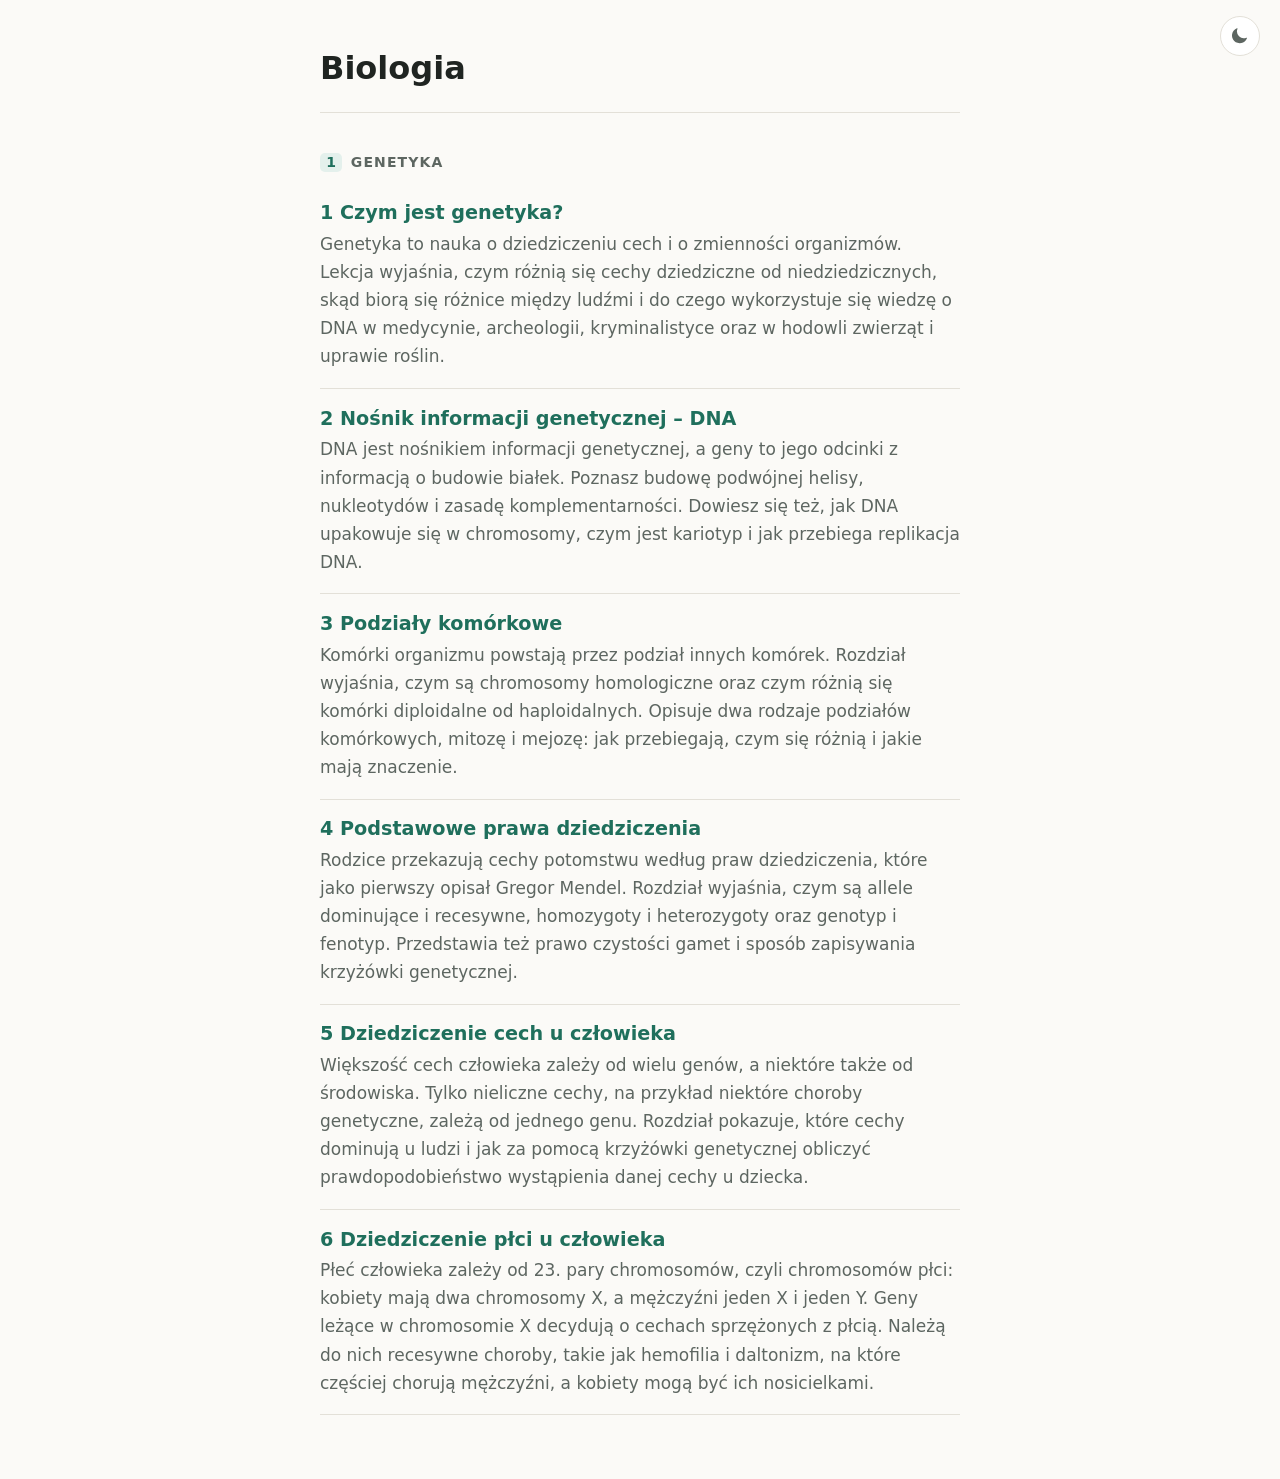
<file: index.html>
<!doctype html>
<html lang="pl">
<head>
<meta charset="utf-8">
<meta name="viewport" content="width=device-width, initial-scale=1">
<title>Biologia</title>
<link rel="stylesheet" href="style.css">
<script src="theme.js"></script>
</head>
<body>
<button type="button" class="theme-toggle" aria-pressed="false" aria-label="Przełącz tryb jasny i ciemny" title="Przełącz tryb jasny i ciemny"><svg class="moon" viewBox="0 0 24 24" fill="currentColor" aria-hidden="true"><path d="M20.5 14.6A8.5 8.5 0 0 1 9.4 3.5a.6.6 0 0 0-.8-.7 9.7 9.7 0 1 0 12.6 12.6.6.6 0 0 0-.7-.8z"/></svg><svg class="sun" viewBox="0 0 24 24" fill="none" stroke="currentColor" stroke-width="2" stroke-linecap="round" aria-hidden="true"><circle cx="12" cy="12" r="4" fill="currentColor"/><path d="M12 2.5v2M12 19.5v2M2.5 12h2M19.5 12h2M5.3 5.3l1.4 1.4M17.3 17.3l1.4 1.4M5.3 18.7l1.4-1.4M17.3 6.7l1.4-1.4"/></svg></button>
<header class="book">
<h1>Biologia</h1>
</header>
<main>
<section class="part">
<h2><span class="part-number">1</span>Genetyka</h2>
<ol class="chapters">
<li>
<h3><a href="chapters/01/index.html">1 Czym jest genetyka?</a></h3>
<p>Genetyka to nauka o dziedziczeniu cech i o zmienności organizmów. Lekcja wyjaśnia, czym różnią się cechy dziedziczne od niedziedzicznych, skąd biorą się różnice między ludźmi i do czego wykorzystuje się wiedzę o DNA w medycynie, archeologii, kryminalistyce oraz w hodowli zwierząt i uprawie roślin.</p>
</li>
<li>
<h3><a href="chapters/02/index.html">2 Nośnik informacji genetycznej – DNA</a></h3>
<p>DNA jest nośnikiem informacji genetycznej, a geny to jego odcinki z informacją o budowie białek. Poznasz budowę podwójnej helisy, nukleotydów i zasadę komplementarności. Dowiesz się też, jak DNA upakowuje się w chromosomy, czym jest kariotyp i jak przebiega replikacja DNA.</p>
</li>
<li>
<h3><a href="chapters/03/index.html">3 Podziały komórkowe</a></h3>
<p>Komórki organizmu powstają przez podział innych komórek. Rozdział wyjaśnia, czym są chromosomy homologiczne oraz czym różnią się komórki diploidalne od haploidalnych. Opisuje dwa rodzaje podziałów komórkowych, mitozę i mejozę: jak przebiegają, czym się różnią i jakie mają znaczenie.</p>
</li>
<li>
<h3><a href="chapters/04/index.html">4 Podstawowe prawa dziedziczenia</a></h3>
<p>Rodzice przekazują cechy potomstwu według praw dziedziczenia, które jako pierwszy opisał Gregor Mendel. Rozdział wyjaśnia, czym są allele dominujące i recesywne, homozygoty i heterozygoty oraz genotyp i fenotyp. Przedstawia też prawo czystości gamet i sposób zapisywania krzyżówki genetycznej.</p>
</li>
<li>
<h3><a href="chapters/05/index.html">5 Dziedziczenie cech u człowieka</a></h3>
<p>Większość cech człowieka zależy od wielu genów, a niektóre także od środowiska. Tylko nieliczne cechy, na przykład niektóre choroby genetyczne, zależą od jednego genu. Rozdział pokazuje, które cechy dominują u ludzi i jak za pomocą krzyżówki genetycznej obliczyć prawdopodobieństwo wystąpienia danej cechy u dziecka.</p>
</li>
<li>
<h3><a href="chapters/06/index.html">6 Dziedziczenie płci u człowieka</a></h3>
<p>Płeć człowieka zależy od 23. pary chromosomów, czyli chromosomów płci: kobiety mają dwa chromosomy X, a mężczyźni jeden X i jeden Y. Geny leżące w chromosomie X decydują o cechach sprzężonych z płcią. Należą do nich recesywne choroby, takie jak hemofilia i daltonizm, na które częściej chorują mężczyźni, a kobiety mogą być ich nosicielkami.</p>
</li>
</ol>
</section>
</main>
</body>
</html>
</file>
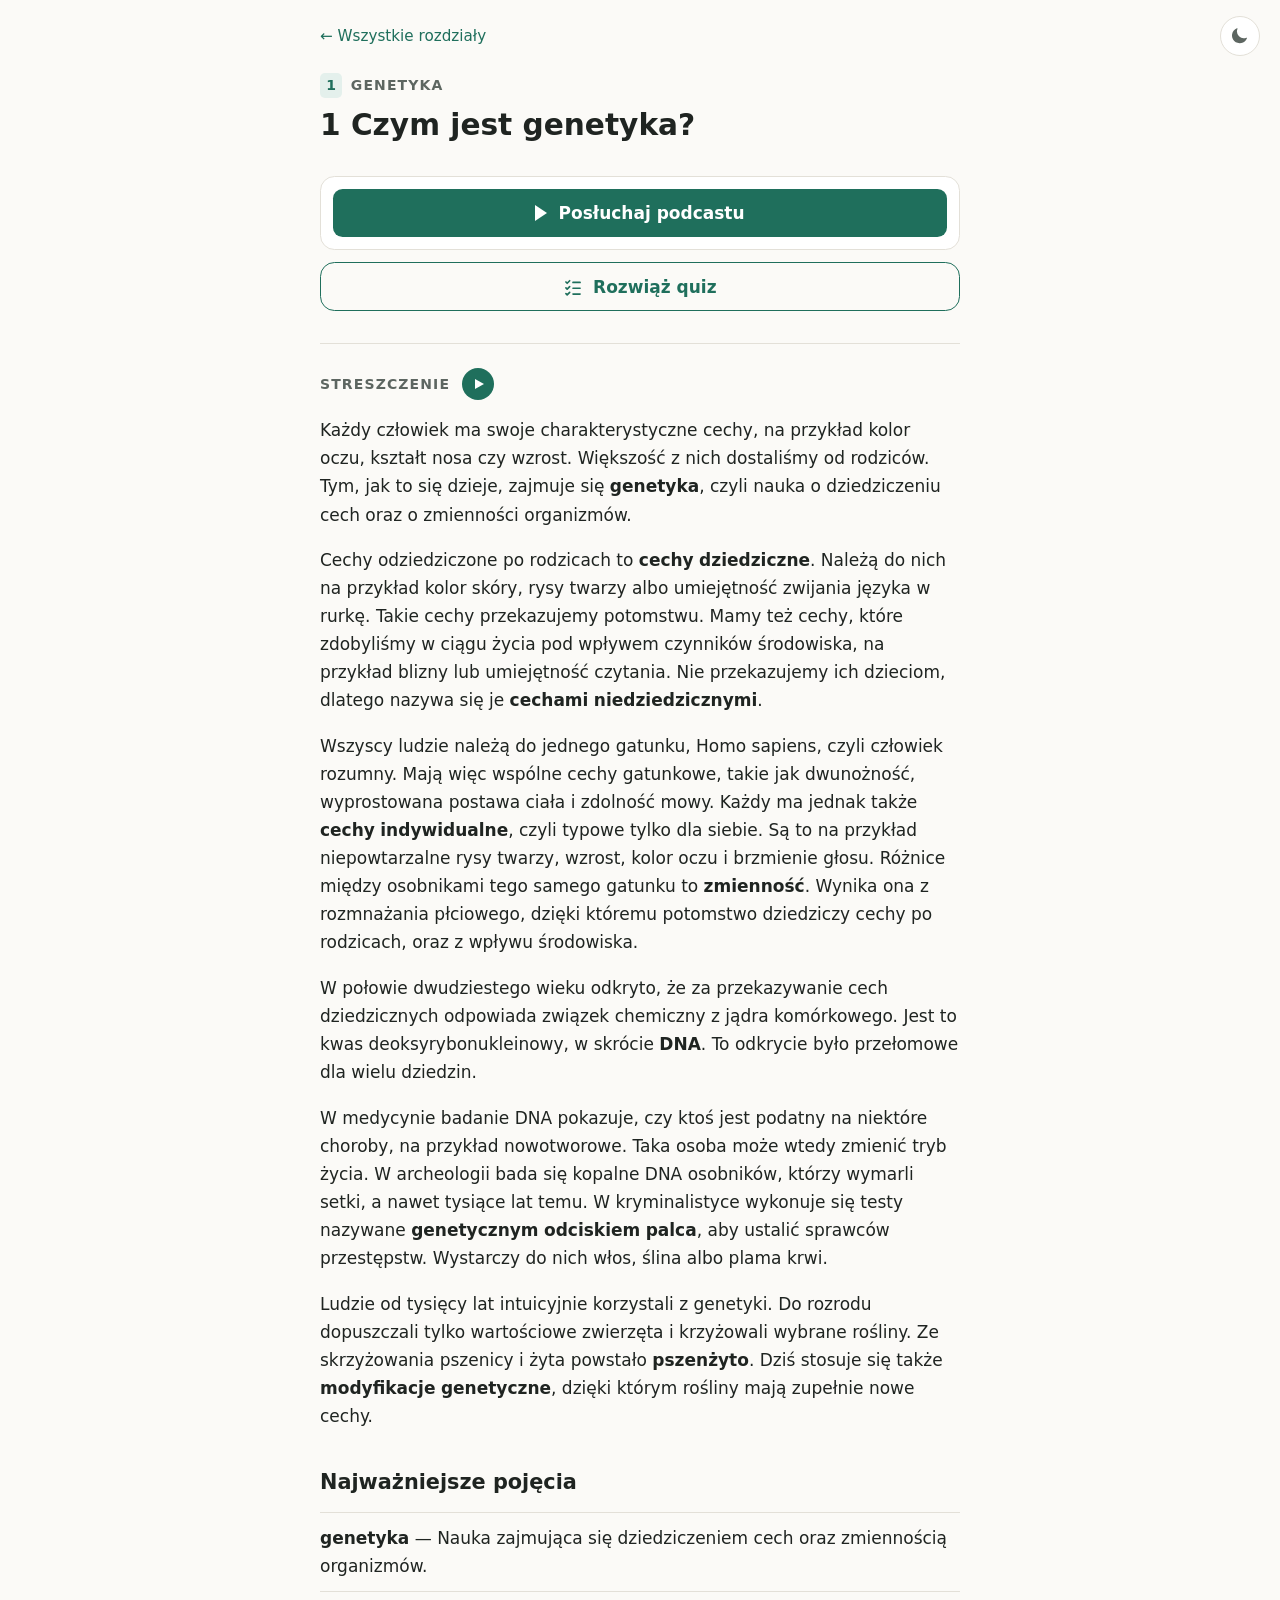
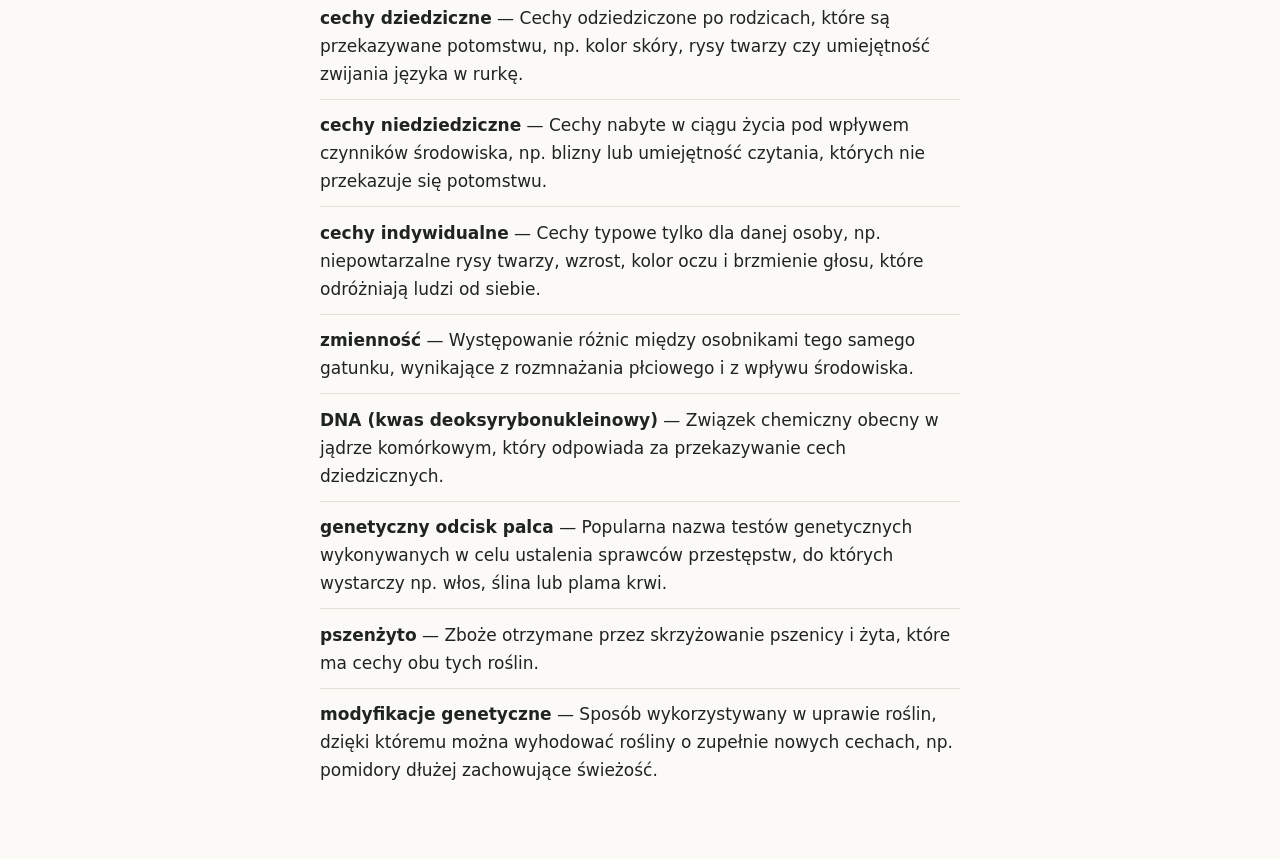
<file: chapters/01/index.html>
<!doctype html>
<html lang="pl">
<head>
<meta charset="utf-8">
<meta name="viewport" content="width=device-width, initial-scale=1">
<title>1 Czym jest genetyka? — Biologia</title>
<link rel="stylesheet" href="../../style.css">
<script src="../../theme.js"></script>
<script src="../../player.js" defer></script>
</head>
<body>
<button type="button" class="theme-toggle" aria-pressed="false" aria-label="Przełącz tryb jasny i ciemny" title="Przełącz tryb jasny i ciemny"><svg class="moon" viewBox="0 0 24 24" fill="currentColor" aria-hidden="true"><path d="M20.5 14.6A8.5 8.5 0 0 1 9.4 3.5a.6.6 0 0 0-.8-.7 9.7 9.7 0 1 0 12.6 12.6.6.6 0 0 0-.7-.8z"/></svg><svg class="sun" viewBox="0 0 24 24" fill="none" stroke="currentColor" stroke-width="2" stroke-linecap="round" aria-hidden="true"><circle cx="12" cy="12" r="4" fill="currentColor"/><path d="M12 2.5v2M12 19.5v2M2.5 12h2M19.5 12h2M5.3 5.3l1.4 1.4M17.3 17.3l1.4 1.4M5.3 18.7l1.4-1.4M17.3 6.7l1.4-1.4"/></svg></button>
<nav><a href="../../index.html">← Wszystkie rozdziały</a></nav>
<main>
<header class="chapter">
<p class="part-name"><span class="part-number">1</span>Genetyka</p>
<h1>1 Czym jest genetyka?</h1>
</header>
<section class="players">
<div class="player">
<button type="button" aria-pressed="false"><span class="icon" aria-hidden="true"></span><span class="label">Posłuchaj podcastu</span></button>
<input type="range" min="0" max="0" step="1" value="0" aria-label="Pozycja w nagraniu">
<span class="time" aria-live="off"></span>
<audio preload="metadata" src="podcast.m4a"></audio>
</div>
<a class="quiz-link" href="quiz.html"><svg viewBox="0 0 24 24" fill="none" stroke="currentColor" stroke-width="2" stroke-linecap="round" stroke-linejoin="round" aria-hidden="true"><path d="M3.5 6l1.5 1.5L8 4.5M3.5 13l1.5 1.5L8 11.5M3.5 20l1.5 1.5L8 18.5M12 6.5h8.5M12 13.5h8.5M12 20.5h8.5"/></svg><span>Rozwiąż quiz</span></a>
</section>
<article class="summary">
<div class="player compact" data-words="summary-times">
<h2 class="section-label">Streszczenie</h2>
<button type="button" aria-pressed="false" aria-label="Posłuchaj streszczenia" title="Posłuchaj streszczenia"><span class="icon" aria-hidden="true"></span></button>
<span class="time" aria-live="off"></span>
<input type="range" min="0" max="0" step="1" value="0" aria-label="Pozycja w nagraniu">
<audio preload="metadata" src="summary.m4a"></audio>
</div>
<script type="application/json" id="summary-times">[[0,0.32],[0.4,0.88],[0.96,1.04],[1.08,1.36],[1.44,2.32],[2.4,3.04],[3.12,3.2],[3.24,3.68],[3.84,4.08],[4.24,4.72],[4.88,5.12],[5.2,5.6],[5.68,5.84],[5.88,6.96],[7.08,7.52],[7.56,7.6],[7.68,7.92],[8,8.56],[8.64,8.72],[8.8,9.64],[9.92,10.32],[10.4,10.56],[10.64,10.72],[10.76,10.84],[10.88,11.36],[11.44,11.76],[11.84,11.96],[12,12.96],[13.04,13.2],[13.28,13.76],[13.84,13.92],[14,14.56],[14.64,14.96],[15.28,15.52],[15.6,15.68],[15.76,16.32],[16.4,17.4],[17.68,17.92],[18,18.56],[18.64,18.72],[18.8,19.36],[19.44,19.52],[19.6,19.84],[20,20.64],[21.12,21.52],[21.56,21.6],[21.68,21.84],[21.92,22],[22.04,22.4],[22.56,22.8],[22.88,23.52],[23.6,23.84],[23.92,24.4],[24.72,24.96],[25.04,25.76],[25.84,26.32],[26.4,26.8],[26.84,26.88],[26.92,27.36],[27.92,28.16],[28.24,28.56],[28.64,29.2],[29.28,30.08],[30.72,30.88],[30.96,31.12],[31.2,31.6],[31.68,31.84],[31.92,32.48],[32.52,32.56],[32.64,32.88],[32.96,33.28],[33.6,33.76],[33.84,34.08],[34.16,34.64],[34.72,35.68],[35.76,35.84],[35.88,36.24],[36.4,36.96],[37.04,37.2],[37.28,37.92],[38,38.56],[39.12,39.2],[39.28,39.92],[40,40.08],[40.12,40.8],[40.84,41.2],[41.28,41.6],[41.68,41.8],[41.84,41.92],[42,42.4],[42.64,43.6],[44.16,44.56],[44.6,44.88],[44.96,45.36],[45.44,45.52],[45.56,45.92],[46,46.88],[46.96,47.2],[47.28,48],[48.08,48.24],[48.4,48.72],[48.8,49.36],[49.92,50.16],[50.24,50.44],[50.48,50.96],[51.04,51.28],[51.36,52.32],[52.36,52.56],[52.64,52.8],[52.96,53.92],[54,54.56],[54.64,55.04],[55.12,55.44],[55.76,55.8],[55.84,56.4],[56.44,57.12],[57.44,57.84],[57.88,57.92],[58,58.32],[58.373,58.56],[58.64,58.96],[59.04,60.24],[60.32,60.48],[60.56,60.96],[61.12,61.36],[61.44,61.6],[61.68,62.28],[62.56,62.72],[62.8,62.88],[62.92,62.96],[63.04,63.44],[63.6,64.32],[64.4,64.56],[64.64,65.36],[65.44,66.24],[66.28,66.56],[66.64,66.96],[67.28,67.32],[67.36,67.76],[67.84,68.64],[68.96,69.44],[69.52,69.76],[69.84,70.4],[70.48,70.72],[70.8,71.12],[71.2,71.76],[71.92,72],[72.08,72.96],[73.52,73.84],[73.92,74.08],[74.16,74.2],[74.24,74.8],[74.88,75.84],[75.92,76.16],[76.2,76.56],[76.64,77.28],[77.36,77.76],[77.84,78.08],[78.16,78.24],[78.32,79.12],[79.2,79.44],[79.6,79.68],[79.76,80.08],[80.16,80.88],[81.36,81.44],[81.52,81.84],[81.88,82.4],[82.48,82.88],[83.04,83.92],[84,84.08],[84.12,84.16],[84.24,84.88],[85.04,85.2],[85.28,85.84],[85.92,86.4],[86.48,86.96],[87.04,87.52],[87.6,87.64],[87.68,88],[88.08,88.88],[89.44,89.68],[89.76,89.84],[89.92,90.32],[90.48,92.16],[92.2,92.24],[92.32,92.72],[92.96,93.6],[94.24,94.32],[94.4,94.88],[94.96,95.12],[95.2,95.92],[95.96,96.08],[96.16,96.36],[96.4,97.16],[97.44,97.52],[97.6,98.16],[98.32,98.64],[98.8,99.28],[99.36,100.24],[100.28,100.32],[100.4,100.64],[100.72,100.8],[100.88,101.36],[101.4,101.44],[101.52,101.84],[101.92,102.56],[102.64,102.72],[102.76,103.12],[103.2,104],[104.56,104.8],[104.92,105.28],[105.36,105.52],[105.56,105.84],[105.92,106.32],[106.4,106.56],[106.64,107.36],[107.68,107.72],[107.76,108.56],[108.72,108.88],[108.96,109.08],[109.12,109.6],[109.68,110.08],[110.16,111.12],[111.2,111.44],[111.48,111.92],[112,112.52],[112.56,112.64],[112.693,112.88],[113.04,113.52],[113.6,113.76],[113.84,114.48],[114.8,114.84],[114.88,115.84],[115.92,116.32],[116.4,116.56],[116.64,116.96],[117,117.52],[117.68,118.32],[118.4,118.88],[119.04,119.76],[119.84,120],[120.12,120.48],[120.6,121.04],[121.08,122],[122.24,122.64],[122.72,122.8],[122.84,123.04],[123.12,123.76],[123.84,124.24],[124.48,124.64],[124.72,125.04],[125.12,125.76],[126.08,126.32],[126.4,126.48],[126.56,127.12],[127.2,127.44],[127.52,128.24],[128.32,128.8],[128.84,128.88],[128.96,129.88],[130.16,130.24],[130.36,130.8],[130.84,131.36],[131.44,131.68],[131.76,132.32],[132.4,132.96],[133.28,133.36],[133.4,133.92],[134,134.32],[134.4,134.96],[135.52,135.6],[135.68,136.24],[136.32,136.8],[136.88,136.96],[137.08,137.36],[137.52,138],[138.08,139.04],[139.36,139.68],[139.76,140.16],[140.2,140.32],[140.373,140.56],[140.64,141.28],[141.36,142.24],[142.32,142.56],[142.6,142.88],[142.96,143.44],[143.52,143.76],[143.84,144.4],[144.48,144.72],[144.8,145.36]]</script>
<p><span class="w">Każdy</span> <span class="w">człowiek</span> <span class="w">ma</span> <span class="w">swoje</span> <span class="w">charakterystyczne</span> <span class="w">cechy,</span> <span class="w">na</span> <span class="w">przykład</span> <span class="w">kolor</span> <span class="w">oczu,</span> <span class="w">kształt</span> <span class="w">nosa</span> <span class="w">czy</span> <span class="w">wzrost.</span> <span class="w">Większość</span> <span class="w">z</span> <span class="w">nich</span> <span class="w">dostaliśmy</span> <span class="w">od</span> <span class="w">rodziców.</span> <span class="w">Tym,</span> <span class="w">jak</span> <span class="w">to</span> <span class="w">się</span> <span class="w">dzieje,</span> <span class="w">zajmuje</span> <span class="w">się</span> <span class="w"><strong>genetyka</strong>,</span> <span class="w">czyli</span> <span class="w">nauka</span> <span class="w">o</span> <span class="w">dziedziczeniu</span> <span class="w">cech</span> <span class="w">oraz</span> <span class="w">o</span> <span class="w">zmienności</span> <span class="w">organizmów.</span></p>
<p><span class="w">Cechy</span> <span class="w">odziedziczone</span> <span class="w">po</span> <span class="w">rodzicach</span> <span class="w">to</span> <span class="w"><strong>cechy</strong></span> <span class="w"><strong>dziedziczne</strong>.</span> <span class="w">Należą</span> <span class="w">do</span> <span class="w">nich</span> <span class="w">na</span> <span class="w">przykład</span> <span class="w">kolor</span> <span class="w">skóry,</span> <span class="w">rysy</span> <span class="w">twarzy</span> <span class="w">albo</span> <span class="w">umiejętność</span> <span class="w">zwijania</span> <span class="w">języka</span> <span class="w">w</span> <span class="w">rurkę.</span> <span class="w">Takie</span> <span class="w">cechy</span> <span class="w">przekazujemy</span> <span class="w">potomstwu.</span> <span class="w">Mamy</span> <span class="w">też</span> <span class="w">cechy,</span> <span class="w">które</span> <span class="w">zdobyliśmy</span> <span class="w">w</span> <span class="w">ciągu</span> <span class="w">życia</span> <span class="w">pod</span> <span class="w">wpływem</span> <span class="w">czynników</span> <span class="w">środowiska,</span> <span class="w">na</span> <span class="w">przykład</span> <span class="w">blizny</span> <span class="w">lub</span> <span class="w">umiejętność</span> <span class="w">czytania.</span> <span class="w">Nie</span> <span class="w">przekazujemy</span> <span class="w">ich</span> <span class="w">dzieciom,</span> <span class="w">dlatego</span> <span class="w">nazywa</span> <span class="w">się</span> <span class="w">je</span> <span class="w"><strong>cechami</strong></span> <span class="w"><strong>niedziedzicznymi</strong>.</span></p>
<p><span class="w">Wszyscy</span> <span class="w">ludzie</span> <span class="w">należą</span> <span class="w">do</span> <span class="w">jednego</span> <span class="w">gatunku,</span> <span class="w">Homo</span> <span class="w">sapiens,</span> <span class="w">czyli</span> <span class="w">człowiek</span> <span class="w">rozumny.</span> <span class="w">Mają</span> <span class="w">więc</span> <span class="w">wspólne</span> <span class="w">cechy</span> <span class="w">gatunkowe,</span> <span class="w">takie</span> <span class="w">jak</span> <span class="w">dwunożność,</span> <span class="w">wyprostowana</span> <span class="w">postawa</span> <span class="w">ciała</span> <span class="w">i</span> <span class="w">zdolność</span> <span class="w">mowy.</span> <span class="w">Każdy</span> <span class="w">ma</span> <span class="w">jednak</span> <span class="w">także</span> <span class="w"><strong>cechy</strong></span> <span class="w"><strong>indywidualne</strong>,</span> <span class="w">czyli</span> <span class="w">typowe</span> <span class="w">tylko</span> <span class="w">dla</span> <span class="w">siebie.</span> <span class="w">Są</span> <span class="w">to</span> <span class="w">na</span> <span class="w">przykład</span> <span class="w">niepowtarzalne</span> <span class="w">rysy</span> <span class="w">twarzy,</span> <span class="w">wzrost,</span> <span class="w">kolor</span> <span class="w">oczu</span> <span class="w">i</span> <span class="w">brzmienie</span> <span class="w">głosu.</span> <span class="w">Różnice</span> <span class="w">między</span> <span class="w">osobnikami</span> <span class="w">tego</span> <span class="w">samego</span> <span class="w">gatunku</span> <span class="w">to</span> <span class="w"><strong>zmienność</strong>.</span> <span class="w">Wynika</span> <span class="w">ona</span> <span class="w">z</span> <span class="w">rozmnażania</span> <span class="w">płciowego,</span> <span class="w">dzięki</span> <span class="w">któremu</span> <span class="w">potomstwo</span> <span class="w">dziedziczy</span> <span class="w">cechy</span> <span class="w">po</span> <span class="w">rodzicach,</span> <span class="w">oraz</span> <span class="w">z</span> <span class="w">wpływu</span> <span class="w">środowiska.</span></p>
<p><span class="w">W</span> <span class="w">połowie</span> <span class="w">dwudziestego</span> <span class="w">wieku</span> <span class="w">odkryto,</span> <span class="w">że</span> <span class="w">za</span> <span class="w">przekazywanie</span> <span class="w">cech</span> <span class="w">dziedzicznych</span> <span class="w">odpowiada</span> <span class="w">związek</span> <span class="w">chemiczny</span> <span class="w">z</span> <span class="w">jądra</span> <span class="w">komórkowego.</span> <span class="w">Jest</span> <span class="w">to</span> <span class="w">kwas</span> <span class="w">deoksyrybonukleinowy,</span> <span class="w">w</span> <span class="w">skrócie</span> <span class="w"><strong>DNA</strong>.</span> <span class="w">To</span> <span class="w">odkrycie</span> <span class="w">było</span> <span class="w">przełomowe</span> <span class="w">dla</span> <span class="w">wielu</span> <span class="w">dziedzin.</span></p>
<p><span class="w">W</span> <span class="w">medycynie</span> <span class="w">badanie</span> <span class="w">DNA</span> <span class="w">pokazuje,</span> <span class="w">czy</span> <span class="w">ktoś</span> <span class="w">jest</span> <span class="w">podatny</span> <span class="w">na</span> <span class="w">niektóre</span> <span class="w">choroby,</span> <span class="w">na</span> <span class="w">przykład</span> <span class="w">nowotworowe.</span> <span class="w">Taka</span> <span class="w">osoba</span> <span class="w">może</span> <span class="w">wtedy</span> <span class="w">zmienić</span> <span class="w">tryb</span> <span class="w">życia.</span> <span class="w">W</span> <span class="w">archeologii</span> <span class="w">bada</span> <span class="w">się</span> <span class="w">kopalne</span> <span class="w">DNA</span> <span class="w">osobników,</span> <span class="w">którzy</span> <span class="w">wymarli</span> <span class="w">setki,</span> <span class="w">a</span> <span class="w">nawet</span> <span class="w">tysiące</span> <span class="w">lat</span> <span class="w">temu.</span> <span class="w">W</span> <span class="w">kryminalistyce</span> <span class="w">wykonuje</span> <span class="w">się</span> <span class="w">testy</span> <span class="w">nazywane</span> <span class="w"><strong>genetycznym</strong></span> <span class="w"><strong>odciskiem</strong></span> <span class="w"><strong>palca</strong>,</span> <span class="w">aby</span> <span class="w">ustalić</span> <span class="w">sprawców</span> <span class="w">przestępstw.</span> <span class="w">Wystarczy</span> <span class="w">do</span> <span class="w">nich</span> <span class="w">włos,</span> <span class="w">ślina</span> <span class="w">albo</span> <span class="w">plama</span> <span class="w">krwi.</span></p>
<p><span class="w">Ludzie</span> <span class="w">od</span> <span class="w">tysięcy</span> <span class="w">lat</span> <span class="w">intuicyjnie</span> <span class="w">korzystali</span> <span class="w">z</span> <span class="w">genetyki.</span> <span class="w">Do</span> <span class="w">rozrodu</span> <span class="w">dopuszczali</span> <span class="w">tylko</span> <span class="w">wartościowe</span> <span class="w">zwierzęta</span> <span class="w">i</span> <span class="w">krzyżowali</span> <span class="w">wybrane</span> <span class="w">rośliny.</span> <span class="w">Ze</span> <span class="w">skrzyżowania</span> <span class="w">pszenicy</span> <span class="w">i</span> <span class="w">żyta</span> <span class="w">powstało</span> <span class="w"><strong>pszenżyto</strong>.</span> <span class="w">Dziś</span> <span class="w">stosuje</span> <span class="w">się</span> <span class="w">także</span> <span class="w"><strong>modyfikacje</strong></span> <span class="w"><strong>genetyczne</strong>,</span> <span class="w">dzięki</span> <span class="w">którym</span> <span class="w">rośliny</span> <span class="w">mają</span> <span class="w">zupełnie</span> <span class="w">nowe</span> <span class="w">cechy.</span></p>
<h2>Najważniejsze pojęcia</h2>
<ul>
<li><strong>genetyka</strong> — Nauka zajmująca się dziedziczeniem cech oraz zmiennością organizmów.</li>
<li><strong>cechy dziedziczne</strong> — Cechy odziedziczone po rodzicach, które są przekazywane potomstwu, np. kolor skóry, rysy twarzy czy umiejętność zwijania języka w rurkę.</li>
<li><strong>cechy niedziedziczne</strong> — Cechy nabyte w ciągu życia pod wpływem czynników środowiska, np. blizny lub umiejętność czytania, których nie przekazuje się potomstwu.</li>
<li><strong>cechy indywidualne</strong> — Cechy typowe tylko dla danej osoby, np. niepowtarzalne rysy twarzy, wzrost, kolor oczu i brzmienie głosu, które odróżniają ludzi od siebie.</li>
<li><strong>zmienność</strong> — Występowanie różnic między osobnikami tego samego gatunku, wynikające z rozmnażania płciowego i z wpływu środowiska.</li>
<li><strong>DNA (kwas deoksyrybonukleinowy)</strong> — Związek chemiczny obecny w jądrze komórkowym, który odpowiada za przekazywanie cech dziedzicznych.</li>
<li><strong>genetyczny odcisk palca</strong> — Popularna nazwa testów genetycznych wykonywanych w celu ustalenia sprawców przestępstw, do których wystarczy np. włos, ślina lub plama krwi.</li>
<li><strong>pszenżyto</strong> — Zboże otrzymane przez skrzyżowanie pszenicy i żyta, które ma cechy obu tych roślin.</li>
<li><strong>modyfikacje genetyczne</strong> — Sposób wykorzystywany w uprawie roślin, dzięki któremu można wyhodować rośliny o zupełnie nowych cechach, np. pomidory dłużej zachowujące świeżość.</li>
</ul>
</article>
</main>
</body>
</html>
</file>
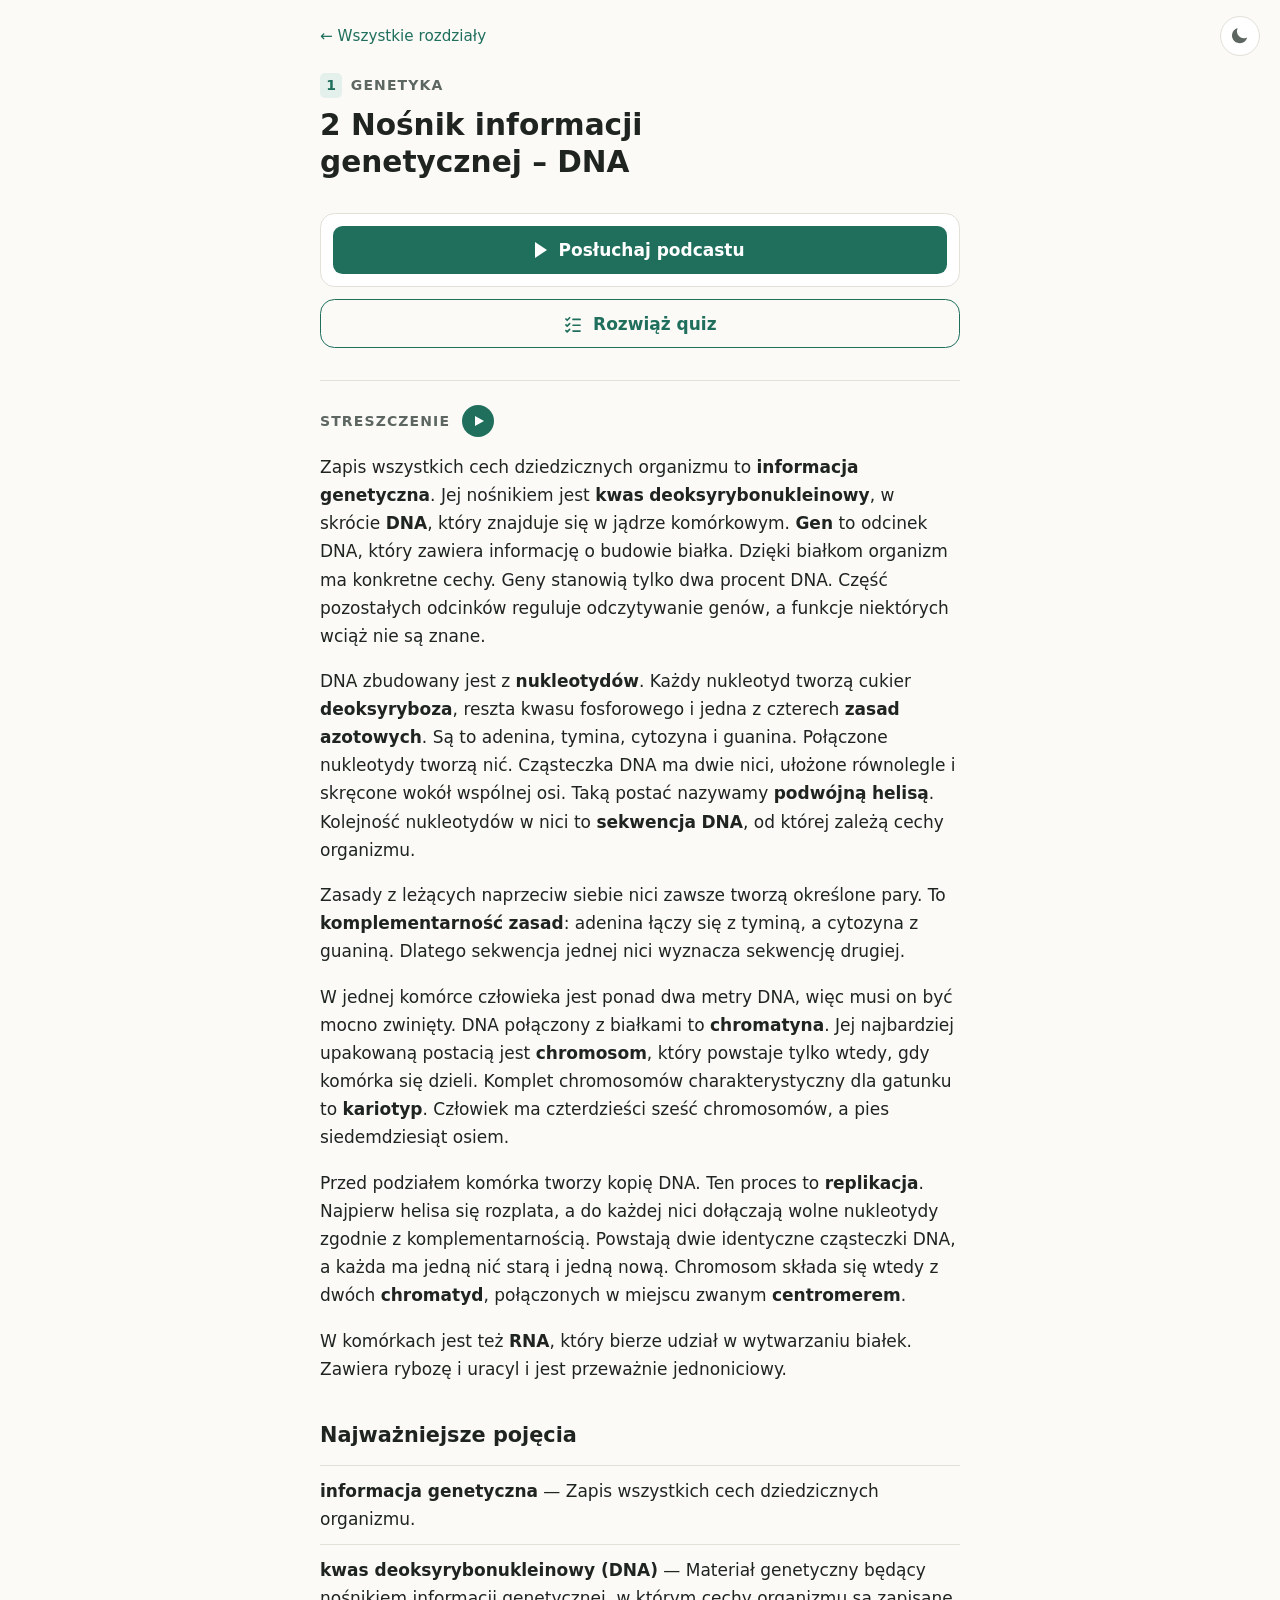
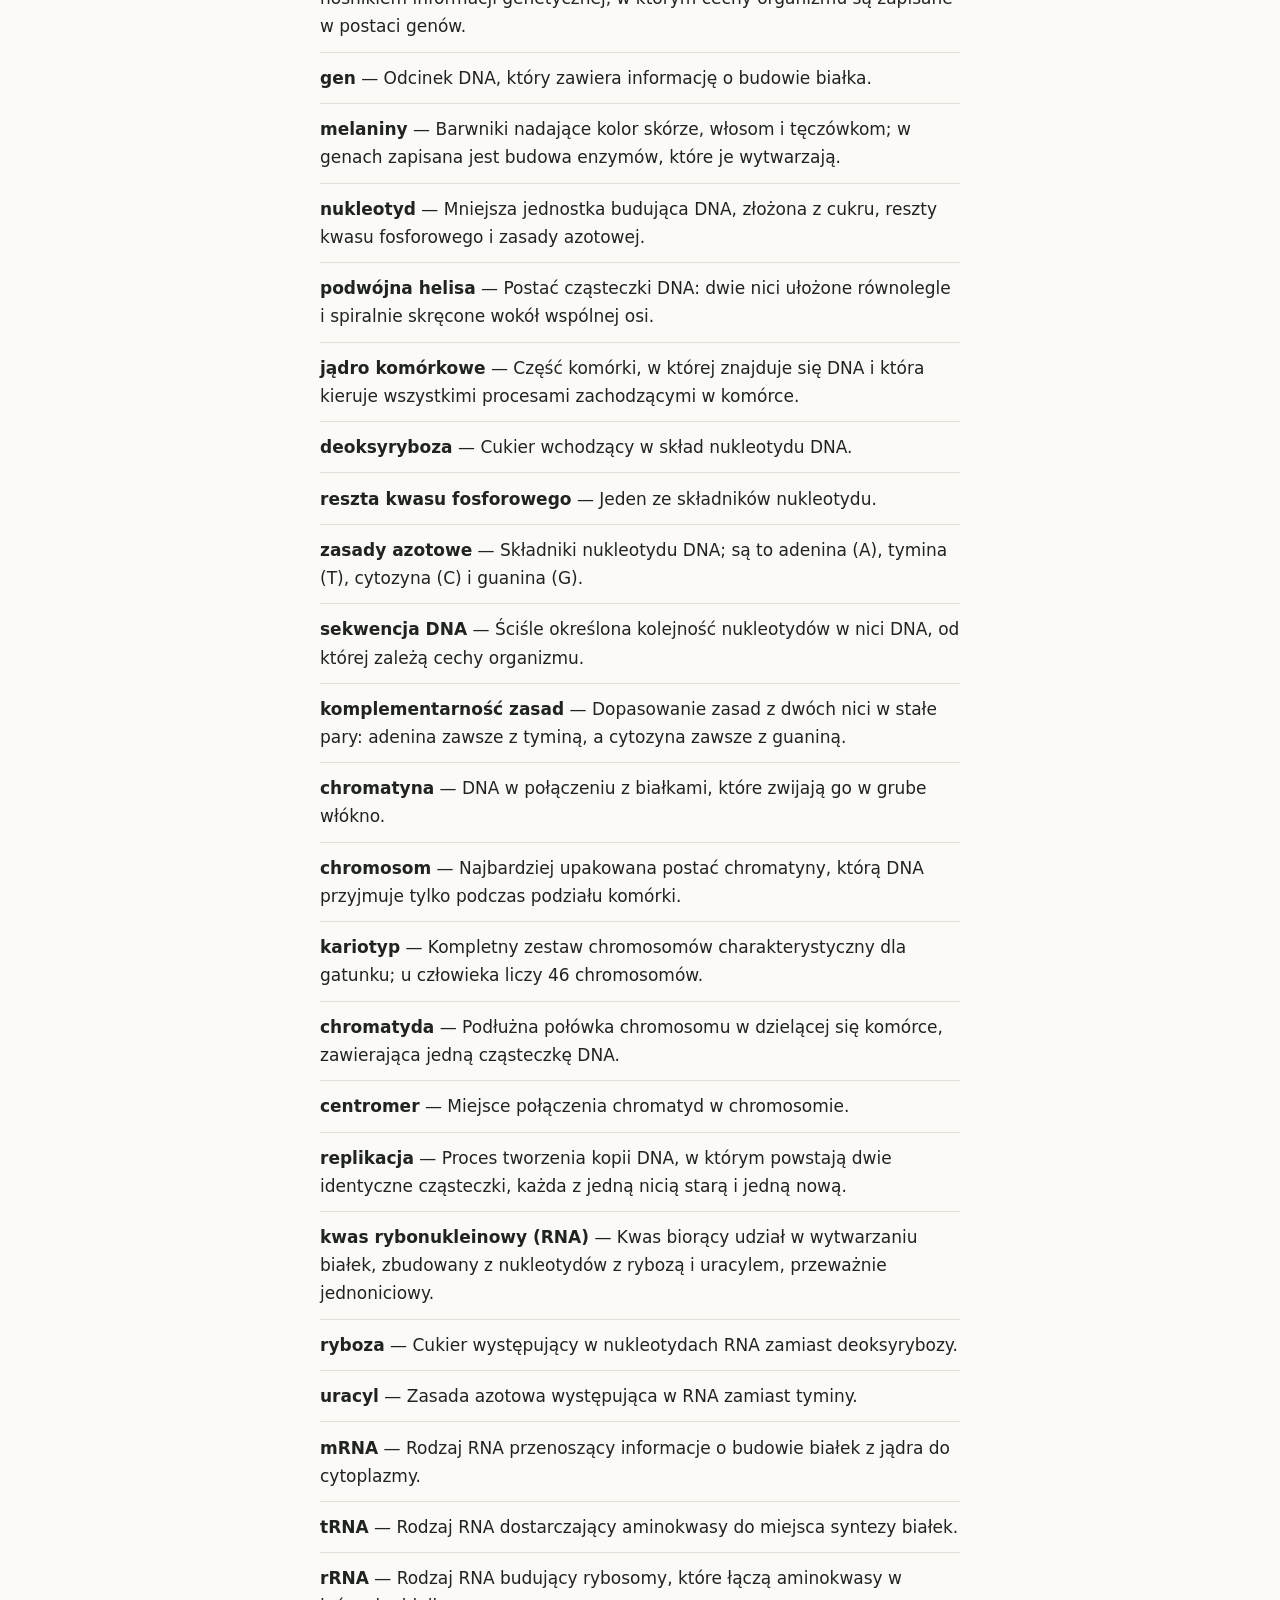
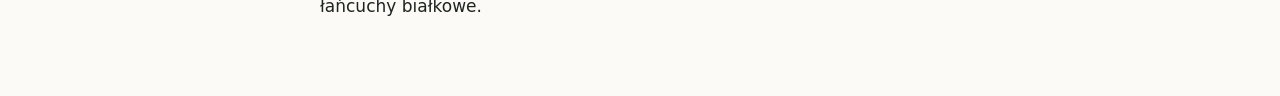
<file: chapters/02/index.html>
<!doctype html>
<html lang="pl">
<head>
<meta charset="utf-8">
<meta name="viewport" content="width=device-width, initial-scale=1">
<title>2 Nośnik informacji genetycznej – DNA — Biologia</title>
<link rel="stylesheet" href="../../style.css">
<script src="../../theme.js"></script>
<script src="../../player.js" defer></script>
</head>
<body>
<button type="button" class="theme-toggle" aria-pressed="false" aria-label="Przełącz tryb jasny i ciemny" title="Przełącz tryb jasny i ciemny"><svg class="moon" viewBox="0 0 24 24" fill="currentColor" aria-hidden="true"><path d="M20.5 14.6A8.5 8.5 0 0 1 9.4 3.5a.6.6 0 0 0-.8-.7 9.7 9.7 0 1 0 12.6 12.6.6.6 0 0 0-.7-.8z"/></svg><svg class="sun" viewBox="0 0 24 24" fill="none" stroke="currentColor" stroke-width="2" stroke-linecap="round" aria-hidden="true"><circle cx="12" cy="12" r="4" fill="currentColor"/><path d="M12 2.5v2M12 19.5v2M2.5 12h2M19.5 12h2M5.3 5.3l1.4 1.4M17.3 17.3l1.4 1.4M5.3 18.7l1.4-1.4M17.3 6.7l1.4-1.4"/></svg></button>
<nav><a href="../../index.html">← Wszystkie rozdziały</a></nav>
<main>
<header class="chapter">
<p class="part-name"><span class="part-number">1</span>Genetyka</p>
<h1>2 Nośnik informacji genetycznej – DNA</h1>
</header>
<section class="players">
<div class="player">
<button type="button" aria-pressed="false"><span class="icon" aria-hidden="true"></span><span class="label">Posłuchaj podcastu</span></button>
<input type="range" min="0" max="0" step="1" value="0" aria-label="Pozycja w nagraniu">
<span class="time" aria-live="off"></span>
<audio preload="metadata" src="podcast.m4a"></audio>
</div>
<a class="quiz-link" href="quiz.html"><svg viewBox="0 0 24 24" fill="none" stroke="currentColor" stroke-width="2" stroke-linecap="round" stroke-linejoin="round" aria-hidden="true"><path d="M3.5 6l1.5 1.5L8 4.5M3.5 13l1.5 1.5L8 11.5M3.5 20l1.5 1.5L8 18.5M12 6.5h8.5M12 13.5h8.5M12 20.5h8.5"/></svg><span>Rozwiąż quiz</span></a>
</section>
<article class="summary">
<div class="player compact" data-words="summary-times">
<h2 class="section-label">Streszczenie</h2>
<button type="button" aria-pressed="false" aria-label="Posłuchaj streszczenia" title="Posłuchaj streszczenia"><span class="icon" aria-hidden="true"></span></button>
<span class="time" aria-live="off"></span>
<input type="range" min="0" max="0" step="1" value="0" aria-label="Pozycja w nagraniu">
<audio preload="metadata" src="summary.m4a"></audio>
</div>
<script type="application/json" id="summary-times">[[0,0.4],[0.48,0.96],[1.04,1.2],[1.28,1.76],[1.84,2.56],[2.64,2.8],[2.88,3.52],[3.6,4.6],[4.88,5],[5.04,5.6],[5.68,5.84],[5.92,6.24],[6.4,8.08],[8.107,8.133],[8.16,8.64],[8.88,9.84],[9.88,10.08],[10.16,10.56],[10.64,10.76],[10.8,10.84],[10.88,11.2],[11.28,12],[12.64,12.96],[13.12,13.2],[13.28,13.76],[13.84,14.48],[14.52,14.72],[14.8,15.12],[15.32,15.84],[15.92,15.96],[16,16.4],[16.48,17.04],[17.52,17.76],[17.84,18.32],[18.56,19.12],[19.2,19.28],[19.36,19.92],[20,20.4],[21.12,21.36],[21.44,21.84],[21.92,22.16],[22.24,22.4],[22.56,22.96],[23.04,23.6],[24.08,24.4],[24.48,25.04],[25.16,25.68],[25.76,26.24],[26.36,26.96],[27.04,27.76],[27.8,27.84],[27.92,28.32],[28.36,28.8],[28.96,29.36],[29.4,29.44],[29.52,29.68],[29.76,30.16],[30.96,31.52],[31.6,32.16],[32.24,32.48],[32.56,32.6],[32.64,33.6],[34.08,34.4],[34.44,35.12],[35.2,35.52],[35.68,36],[36.08,37.44],[37.52,37.92],[38,38.32],[38.4,39.2],[39.52,39.6],[39.68,39.92],[40.08,40.16],[40.24,40.56],[40.64,40.96],[41.04,41.76],[42.16,42.32],[42.4,42.56],[42.72,43.6],[43.72,44.4],[44.52,45.12],[45.28,45.36],[45.44,46.16],[46.88,47.36],[47.44,48.16],[48.32,48.64],[48.72,49.36],[49.6,50.16],[50.24,50.8],[50.88,50.96],[51.12,51.36],[51.44,52],[52.04,52.4],[52.48,53.2],[53.44,53.52],[53.6,54.08],[54.16,54.4],[54.48,55.04],[55.12,55.52],[56,56.32],[56.4,56.88],[56.92,57.36],[57.52,58.08],[58.16,58.8],[59.44,60],[60.04,60.72],[60.8,60.88],[60.96,61.28],[61.36,61.44],[61.52,62.08],[62.16,63.04],[63.12,63.2],[63.28,63.52],[63.6,63.92],[64,64.24],[64.32,65.4],[65.76,66.16],[66.2,66.24],[66.32,66.72],[66.8,67.2],[67.28,67.52],[67.6,68],[68.16,68.48],[68.56,68.88],[68.96,69.52],[69.6,70],[70.4,70.56],[70.68,71.6],[71.76,72.72],[72.88,73.36],[73.52,73.76],[73.84,73.96],[74,74.08],[74.16,74.88],[74.96,75],[75.04,75.68],[75.84,75.88],[75.92,76.64],[77.04,77.44],[77.52,78],[78.08,78.4],[78.48,78.88],[79.04,79.44],[79.52,80],[80.08,81],[81.44,81.52],[81.56,81.84],[81.92,82.24],[82.32,82.88],[83,83.12],[83.2,83.44],[83.6,83.76],[83.92,84.24],[84.32,85.12],[85.2,85.36],[85.44,85.68],[85.72,85.76],[85.84,86],[86.16,86.48],[86.56,87.56],[87.92,88.48],[88.56,89.04],[89.12,89.16],[89.2,89.76],[89.84,90],[90.08,90.88],[91.36,91.52],[91.6,92.08],[92.16,92.72],[92.8,93.36],[93.44,93.6],[93.76,94.56],[94.64,94.8],[94.88,95.36],[95.44,95.76],[95.84,96.24],[96.28,96.4],[96.48,96.88],[96.96,97.08],[97.12,97.6],[98.24,98.56],[98.68,99.36],[99.44,100.16],[100.24,100.32],[100.4,100.96],[101.12,101.2],[101.36,102.36],[102.64,103.12],[103.2,103.28],[103.36,103.92],[104,104.24],[104.32,105.04],[105.28,105.36],[105.44,105.76],[105.92,106.48],[106.64,107.28],[107.68,107.84],[107.92,108.48],[108.56,109.04],[109.16,109.36],[109.52,109.84],[109.88,110.48],[110.88,111.04],[111.2,111.68],[111.76,111.84],[111.92,113.08],[113.36,113.84],[113.92,114.24],[114.32,114.48],[114.56,115.24],[115.36,115.44],[115.52,115.6],[115.68,116.04],[116.08,116.4],[116.48,117.04],[117.12,117.44],[117.52,118.24],[118.32,118.8],[118.84,118.88],[118.96,120.24],[120.64,121.12],[121.2,121.44],[121.6,122.16],[122.24,122.72],[122.8,123.68],[123.76,123.84],[123.92,124.32],[124.4,124.48],[124.56,124.88],[124.96,125.2],[125.28,125.76],[126,126.08],[126.12,126.4],[126.48,126.96],[127.6,128.16],[128.24,128.56],[128.64,128.72],[128.76,129],[129.04,129.12],[129.2,129.36],[129.44,130.16],[130.4,130.96],[131,131.04],[131.12,131.48],[131.52,131.84],[132,133.16],[133.52,133.6],[133.68,134.32],[134.44,134.56],[134.64,134.88],[135.04,135.76],[135.84,136.08],[136.12,136.32],[136.48,136.72],[136.76,136.8],[136.84,137.44],[137.52,138.24],[138.48,138.88],[139,139.52],[139.68,139.76],[139.84,140.4],[140.72,140.8],[140.88,140.96],[141.04,141.6],[141.68,142.8]]</script>
<p><span class="w">Zapis</span> <span class="w">wszystkich</span> <span class="w">cech</span> <span class="w">dziedzicznych</span> <span class="w">organizmu</span> <span class="w">to</span> <span class="w"><strong>informacja</strong></span> <span class="w"><strong>genetyczna</strong>.</span> <span class="w">Jej</span> <span class="w">nośnikiem</span> <span class="w">jest</span> <span class="w"><strong>kwas</strong></span> <span class="w"><strong>deoksyrybonukleinowy</strong>,</span> <span class="w">w</span> <span class="w">skrócie</span> <span class="w"><strong>DNA</strong>,</span> <span class="w">który</span> <span class="w">znajduje</span> <span class="w">się</span> <span class="w">w</span> <span class="w">jądrze</span> <span class="w">komórkowym.</span> <span class="w"><strong>Gen</strong></span> <span class="w">to</span> <span class="w">odcinek</span> <span class="w">DNA,</span> <span class="w">który</span> <span class="w">zawiera</span> <span class="w">informację</span> <span class="w">o</span> <span class="w">budowie</span> <span class="w">białka.</span> <span class="w">Dzięki</span> <span class="w">białkom</span> <span class="w">organizm</span> <span class="w">ma</span> <span class="w">konkretne</span> <span class="w">cechy.</span> <span class="w">Geny</span> <span class="w">stanowią</span> <span class="w">tylko</span> <span class="w">dwa</span> <span class="w">procent</span> <span class="w">DNA.</span> <span class="w">Część</span> <span class="w">pozostałych</span> <span class="w">odcinków</span> <span class="w">reguluje</span> <span class="w">odczytywanie</span> <span class="w">genów,</span> <span class="w">a</span> <span class="w">funkcje</span> <span class="w">niektórych</span> <span class="w">wciąż</span> <span class="w">nie</span> <span class="w">są</span> <span class="w">znane.</span></p>
<p><span class="w">DNA</span> <span class="w">zbudowany</span> <span class="w">jest</span> <span class="w">z</span> <span class="w"><strong>nukleotydów</strong>.</span> <span class="w">Każdy</span> <span class="w">nukleotyd</span> <span class="w">tworzą</span> <span class="w">cukier</span> <span class="w"><strong>deoksyryboza</strong>,</span> <span class="w">reszta</span> <span class="w">kwasu</span> <span class="w">fosforowego</span> <span class="w">i</span> <span class="w">jedna</span> <span class="w">z</span> <span class="w">czterech</span> <span class="w"><strong>zasad</strong></span> <span class="w"><strong>azotowych</strong>.</span> <span class="w">Są</span> <span class="w">to</span> <span class="w">adenina,</span> <span class="w">tymina,</span> <span class="w">cytozyna</span> <span class="w">i</span> <span class="w">guanina.</span> <span class="w">Połączone</span> <span class="w">nukleotydy</span> <span class="w">tworzą</span> <span class="w">nić.</span> <span class="w">Cząsteczka</span> <span class="w">DNA</span> <span class="w">ma</span> <span class="w">dwie</span> <span class="w">nici,</span> <span class="w">ułożone</span> <span class="w">równolegle</span> <span class="w">i</span> <span class="w">skręcone</span> <span class="w">wokół</span> <span class="w">wspólnej</span> <span class="w">osi.</span> <span class="w">Taką</span> <span class="w">postać</span> <span class="w">nazywamy</span> <span class="w"><strong>podwójną</strong></span> <span class="w"><strong>helisą</strong>.</span> <span class="w">Kolejność</span> <span class="w">nukleotydów</span> <span class="w">w</span> <span class="w">nici</span> <span class="w">to</span> <span class="w"><strong>sekwencja</strong></span> <span class="w"><strong>DNA</strong>,</span> <span class="w">od</span> <span class="w">której</span> <span class="w">zależą</span> <span class="w">cechy</span> <span class="w">organizmu.</span></p>
<p><span class="w">Zasady</span> <span class="w">z</span> <span class="w">leżących</span> <span class="w">naprzeciw</span> <span class="w">siebie</span> <span class="w">nici</span> <span class="w">zawsze</span> <span class="w">tworzą</span> <span class="w">określone</span> <span class="w">pary.</span> <span class="w">To</span> <span class="w"><strong>komplementarność</strong></span> <span class="w"><strong>zasad</strong>:</span> <span class="w">adenina</span> <span class="w">łączy</span> <span class="w">się</span> <span class="w">z</span> <span class="w">tyminą,</span> <span class="w">a</span> <span class="w">cytozyna</span> <span class="w">z</span> <span class="w">guaniną.</span> <span class="w">Dlatego</span> <span class="w">sekwencja</span> <span class="w">jednej</span> <span class="w">nici</span> <span class="w">wyznacza</span> <span class="w">sekwencję</span> <span class="w">drugiej.</span></p>
<p><span class="w">W</span> <span class="w">jednej</span> <span class="w">komórce</span> <span class="w">człowieka</span> <span class="w">jest</span> <span class="w">ponad</span> <span class="w">dwa</span> <span class="w">metry</span> <span class="w">DNA,</span> <span class="w">więc</span> <span class="w">musi</span> <span class="w">on</span> <span class="w">być</span> <span class="w">mocno</span> <span class="w">zwinięty.</span> <span class="w">DNA</span> <span class="w">połączony</span> <span class="w">z</span> <span class="w">białkami</span> <span class="w">to</span> <span class="w"><strong>chromatyna</strong>.</span> <span class="w">Jej</span> <span class="w">najbardziej</span> <span class="w">upakowaną</span> <span class="w">postacią</span> <span class="w">jest</span> <span class="w"><strong>chromosom</strong>,</span> <span class="w">który</span> <span class="w">powstaje</span> <span class="w">tylko</span> <span class="w">wtedy,</span> <span class="w">gdy</span> <span class="w">komórka</span> <span class="w">się</span> <span class="w">dzieli.</span> <span class="w">Komplet</span> <span class="w">chromosomów</span> <span class="w">charakterystyczny</span> <span class="w">dla</span> <span class="w">gatunku</span> <span class="w">to</span> <span class="w"><strong>kariotyp</strong>.</span> <span class="w">Człowiek</span> <span class="w">ma</span> <span class="w">czterdzieści</span> <span class="w">sześć</span> <span class="w">chromosomów,</span> <span class="w">a</span> <span class="w">pies</span> <span class="w">siedemdziesiąt</span> <span class="w">osiem.</span></p>
<p><span class="w">Przed</span> <span class="w">podziałem</span> <span class="w">komórka</span> <span class="w">tworzy</span> <span class="w">kopię</span> <span class="w">DNA.</span> <span class="w">Ten</span> <span class="w">proces</span> <span class="w">to</span> <span class="w"><strong>replikacja</strong>.</span> <span class="w">Najpierw</span> <span class="w">helisa</span> <span class="w">się</span> <span class="w">rozplata,</span> <span class="w">a</span> <span class="w">do</span> <span class="w">każdej</span> <span class="w">nici</span> <span class="w">dołączają</span> <span class="w">wolne</span> <span class="w">nukleotydy</span> <span class="w">zgodnie</span> <span class="w">z</span> <span class="w">komplementarnością.</span> <span class="w">Powstają</span> <span class="w">dwie</span> <span class="w">identyczne</span> <span class="w">cząsteczki</span> <span class="w">DNA,</span> <span class="w">a</span> <span class="w">każda</span> <span class="w">ma</span> <span class="w">jedną</span> <span class="w">nić</span> <span class="w">starą</span> <span class="w">i</span> <span class="w">jedną</span> <span class="w">nową.</span> <span class="w">Chromosom</span> <span class="w">składa</span> <span class="w">się</span> <span class="w">wtedy</span> <span class="w">z</span> <span class="w">dwóch</span> <span class="w"><strong>chromatyd</strong>,</span> <span class="w">połączonych</span> <span class="w">w</span> <span class="w">miejscu</span> <span class="w">zwanym</span> <span class="w"><strong>centromerem</strong>.</span></p>
<p><span class="w">W</span> <span class="w">komórkach</span> <span class="w">jest</span> <span class="w">też</span> <span class="w"><strong>RNA</strong>,</span> <span class="w">który</span> <span class="w">bierze</span> <span class="w">udział</span> <span class="w">w</span> <span class="w">wytwarzaniu</span> <span class="w">białek.</span> <span class="w">Zawiera</span> <span class="w">rybozę</span> <span class="w">i</span> <span class="w">uracyl</span> <span class="w">i</span> <span class="w">jest</span> <span class="w">przeważnie</span> <span class="w">jednoniciowy.</span></p>
<h2>Najważniejsze pojęcia</h2>
<ul>
<li><strong>informacja genetyczna</strong> — Zapis wszystkich cech dziedzicznych organizmu.</li>
<li><strong>kwas deoksyrybonukleinowy (DNA)</strong> — Materiał genetyczny będący nośnikiem informacji genetycznej, w którym cechy organizmu są zapisane w postaci genów.</li>
<li><strong>gen</strong> — Odcinek DNA, który zawiera informację o budowie białka.</li>
<li><strong>melaniny</strong> — Barwniki nadające kolor skórze, włosom i tęczówkom; w genach zapisana jest budowa enzymów, które je wytwarzają.</li>
<li><strong>nukleotyd</strong> — Mniejsza jednostka budująca DNA, złożona z cukru, reszty kwasu fosforowego i zasady azotowej.</li>
<li><strong>podwójna helisa</strong> — Postać cząsteczki DNA: dwie nici ułożone równolegle i spiralnie skręcone wokół wspólnej osi.</li>
<li><strong>jądro komórkowe</strong> — Część komórki, w której znajduje się DNA i która kieruje wszystkimi procesami zachodzącymi w komórce.</li>
<li><strong>deoksyryboza</strong> — Cukier wchodzący w skład nukleotydu DNA.</li>
<li><strong>reszta kwasu fosforowego</strong> — Jeden ze składników nukleotydu.</li>
<li><strong>zasady azotowe</strong> — Składniki nukleotydu DNA; są to adenina (A), tymina (T), cytozyna (C) i guanina (G).</li>
<li><strong>sekwencja DNA</strong> — Ściśle określona kolejność nukleotydów w nici DNA, od której zależą cechy organizmu.</li>
<li><strong>komplementarność zasad</strong> — Dopasowanie zasad z dwóch nici w stałe pary: adenina zawsze z tyminą, a cytozyna zawsze z guaniną.</li>
<li><strong>chromatyna</strong> — DNA w połączeniu z białkami, które zwijają go w grube włókno.</li>
<li><strong>chromosom</strong> — Najbardziej upakowana postać chromatyny, którą DNA przyjmuje tylko podczas podziału komórki.</li>
<li><strong>kariotyp</strong> — Kompletny zestaw chromosomów charakterystyczny dla gatunku; u człowieka liczy 46 chromosomów.</li>
<li><strong>chromatyda</strong> — Podłużna połówka chromosomu w dzielącej się komórce, zawierająca jedną cząsteczkę DNA.</li>
<li><strong>centromer</strong> — Miejsce połączenia chromatyd w chromosomie.</li>
<li><strong>replikacja</strong> — Proces tworzenia kopii DNA, w którym powstają dwie identyczne cząsteczki, każda z jedną nicią starą i jedną nową.</li>
<li><strong>kwas rybonukleinowy (RNA)</strong> — Kwas biorący udział w wytwarzaniu białek, zbudowany z nukleotydów z rybozą i uracylem, przeważnie jednoniciowy.</li>
<li><strong>ryboza</strong> — Cukier występujący w nukleotydach RNA zamiast deoksyrybozy.</li>
<li><strong>uracyl</strong> — Zasada azotowa występująca w RNA zamiast tyminy.</li>
<li><strong>mRNA</strong> — Rodzaj RNA przenoszący informacje o budowie białek z jądra do cytoplazmy.</li>
<li><strong>tRNA</strong> — Rodzaj RNA dostarczający aminokwasy do miejsca syntezy białek.</li>
<li><strong>rRNA</strong> — Rodzaj RNA budujący rybosomy, które łączą aminokwasy w łańcuchy białkowe.</li>
</ul>
</article>
</main>
</body>
</html>
</file>
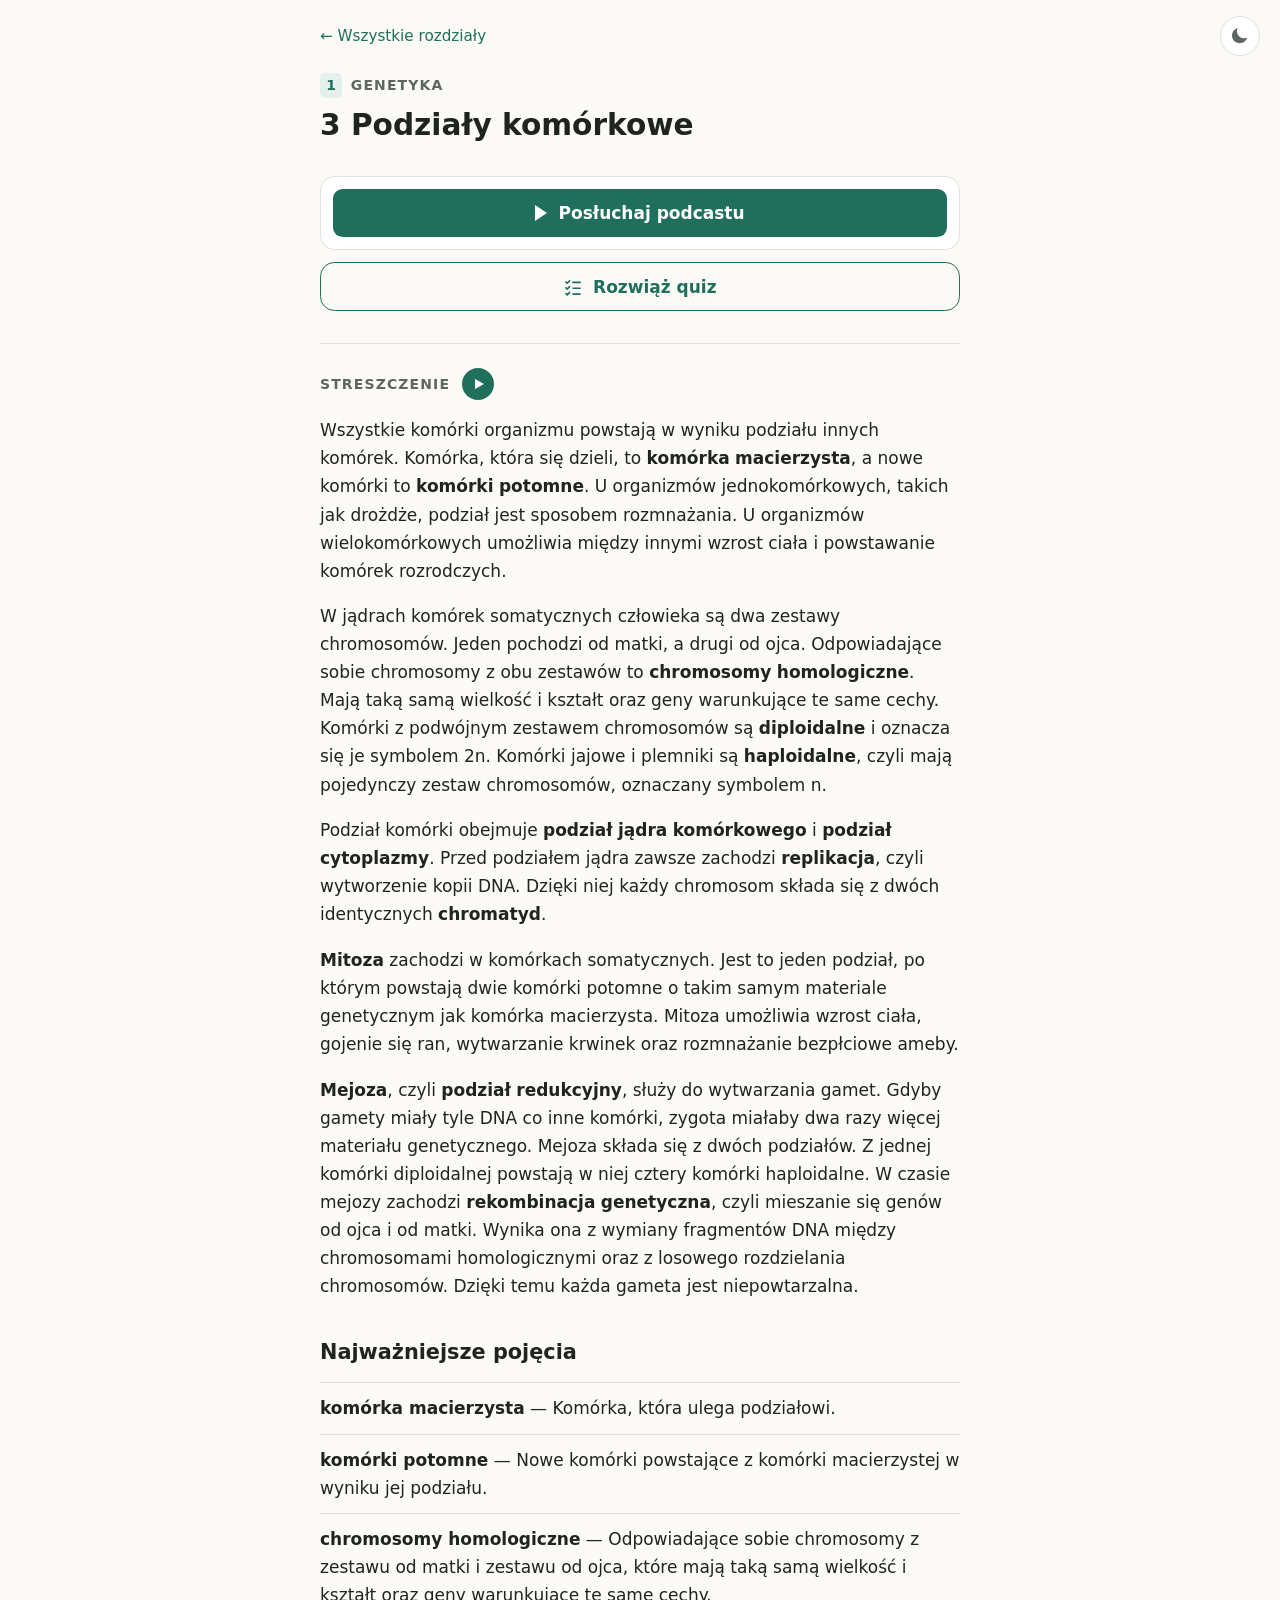
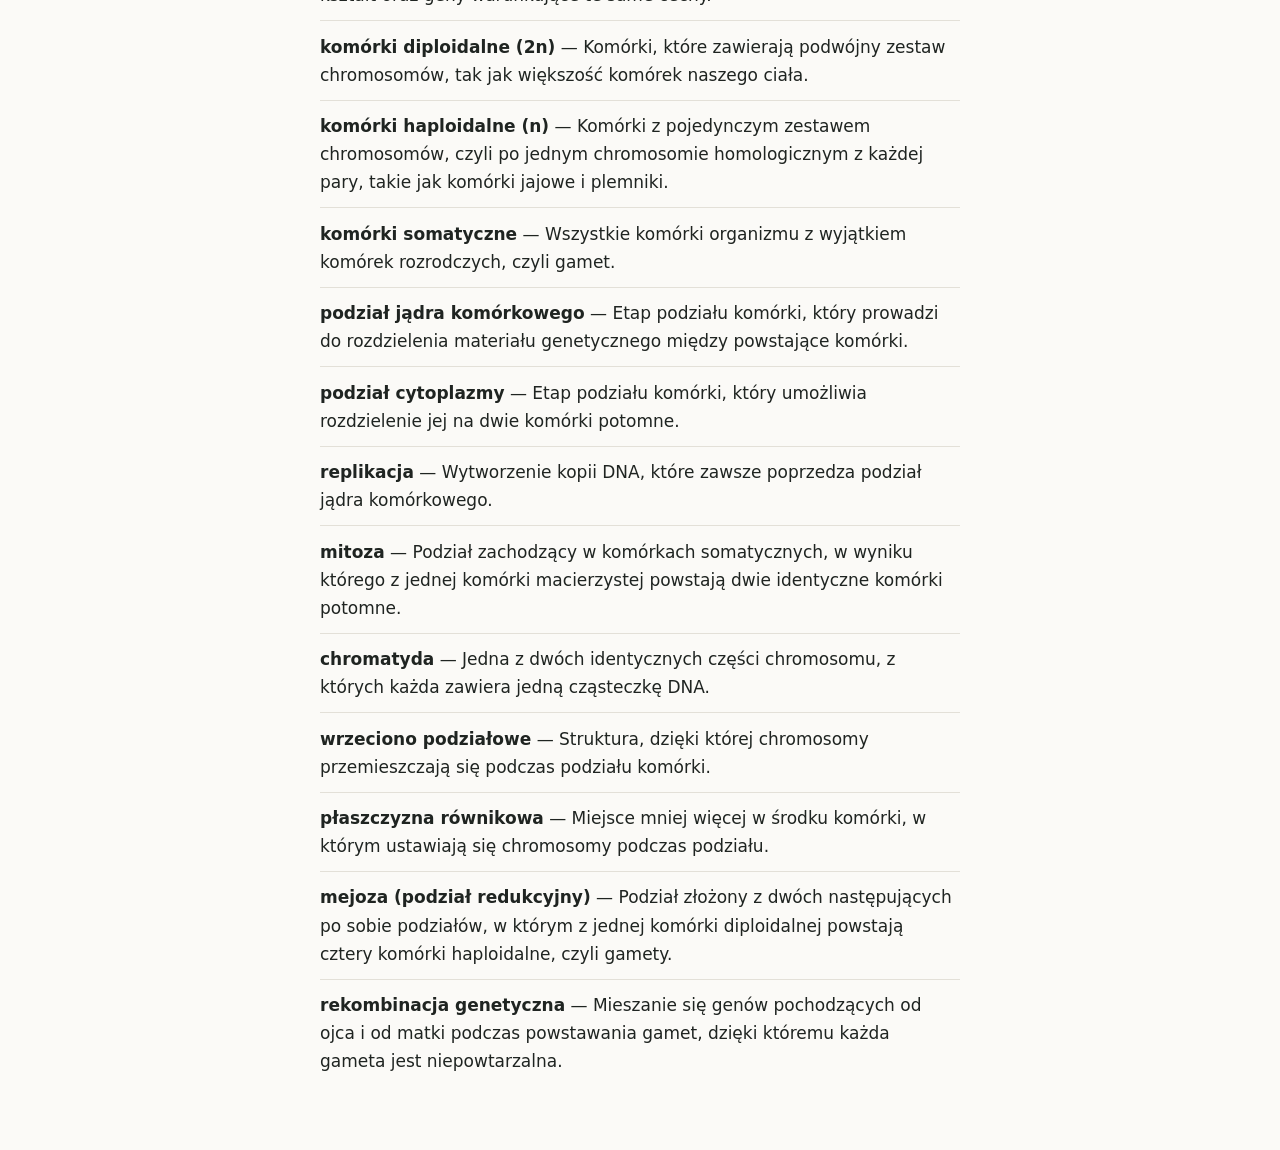
<file: chapters/03/index.html>
<!doctype html>
<html lang="pl">
<head>
<meta charset="utf-8">
<meta name="viewport" content="width=device-width, initial-scale=1">
<title>3 Podziały komórkowe — Biologia</title>
<link rel="stylesheet" href="../../style.css">
<script src="../../theme.js"></script>
<script src="../../player.js" defer></script>
</head>
<body>
<button type="button" class="theme-toggle" aria-pressed="false" aria-label="Przełącz tryb jasny i ciemny" title="Przełącz tryb jasny i ciemny"><svg class="moon" viewBox="0 0 24 24" fill="currentColor" aria-hidden="true"><path d="M20.5 14.6A8.5 8.5 0 0 1 9.4 3.5a.6.6 0 0 0-.8-.7 9.7 9.7 0 1 0 12.6 12.6.6.6 0 0 0-.7-.8z"/></svg><svg class="sun" viewBox="0 0 24 24" fill="none" stroke="currentColor" stroke-width="2" stroke-linecap="round" aria-hidden="true"><circle cx="12" cy="12" r="4" fill="currentColor"/><path d="M12 2.5v2M12 19.5v2M2.5 12h2M19.5 12h2M5.3 5.3l1.4 1.4M17.3 17.3l1.4 1.4M5.3 18.7l1.4-1.4M17.3 6.7l1.4-1.4"/></svg></button>
<nav><a href="../../index.html">← Wszystkie rozdziały</a></nav>
<main>
<header class="chapter">
<p class="part-name"><span class="part-number">1</span>Genetyka</p>
<h1>3 Podziały komórkowe</h1>
</header>
<section class="players">
<div class="player">
<button type="button" aria-pressed="false"><span class="icon" aria-hidden="true"></span><span class="label">Posłuchaj podcastu</span></button>
<input type="range" min="0" max="0" step="1" value="0" aria-label="Pozycja w nagraniu">
<span class="time" aria-live="off"></span>
<audio preload="metadata" src="podcast.m4a"></audio>
</div>
<a class="quiz-link" href="quiz.html"><svg viewBox="0 0 24 24" fill="none" stroke="currentColor" stroke-width="2" stroke-linecap="round" stroke-linejoin="round" aria-hidden="true"><path d="M3.5 6l1.5 1.5L8 4.5M3.5 13l1.5 1.5L8 11.5M3.5 20l1.5 1.5L8 18.5M12 6.5h8.5M12 13.5h8.5M12 20.5h8.5"/></svg><span>Rozwiąż quiz</span></a>
</section>
<article class="summary">
<div class="player compact" data-words="summary-times">
<h2 class="section-label">Streszczenie</h2>
<button type="button" aria-pressed="false" aria-label="Posłuchaj streszczenia" title="Posłuchaj streszczenia"><span class="icon" aria-hidden="true"></span></button>
<span class="time" aria-live="off"></span>
<input type="range" min="0" max="0" step="1" value="0" aria-label="Pozycja w nagraniu">
<audio preload="metadata" src="summary.m4a"></audio>
</div>
<script type="application/json" id="summary-times">[[0,0.347],[0.4,0.8],[0.88,1.6],[1.68,2.24],[2.28,2.32],[2.4,2.72],[2.8,3.2],[3.36,3.76],[3.88,4.64],[4.88,5.36],[5.4,5.6],[5.68,5.84],[5.92,6.32],[6.4,6.48],[6.56,6.96],[7.04,8.16],[8.2,8.24],[8.32,8.56],[8.64,9.2],[9.36,9.52],[9.64,10],[10.12,10.92],[11.2,11.28],[11.36,12],[12.04,13.12],[13.16,13.36],[13.44,13.52],[13.6,14.48],[14.6,14.88],[14.96,15.04],[15.12,15.6],[15.64,16.64],[16.88,16.96],[17.04,17.68],[17.72,18.8],[18.88,19.44],[19.52,19.8],[19.84,20.16],[20.24,20.64],[20.72,21.12],[21.36,21.44],[21.56,22.08],[22.16,22.56],[22.68,23.64],[23.92,24],[24.08,24.4],[24.48,24.8],[24.88,25.44],[25.52,26.08],[26.16,26.32],[26.4,26.64],[26.72,27.12],[27.24,28.08],[28.48,28.8],[28.96,29.28],[29.36,29.52],[29.64,30.16],[30.24,30.28],[30.32,30.64],[30.72,30.8],[30.88,31.36],[31.92,32.72],[32.8,33],[33.04,33.6],[33.68,33.76],[33.84,34],[34.08,34.72],[34.8,34.88],[35,35.52],[35.6,36.64],[37.04,37.28],[37.36,37.68],[37.76,38],[38.08,38.64],[38.68,38.72],[38.8,39.28],[39.6,39.84],[39.92,40.16],[40.24,40.88],[41.04,41.12],[41.28,41.52],[41.6,42.36],[42.72,43.12],[43.2,43.28],[43.36,43.84],[43.88,44.24],[44.32,45.04],[45.12,45.28],[45.36,46.24],[46.56,46.64],[46.72,47.04],[47.12,47.24],[47.28,47.36],[47.44,47.92],[48.08,48.88],[49.52,50],[50.04,50.56],[50.6,50.64],[50.72,51.28],[51.36,51.52],[51.6,52.8],[52.88,53.04],[53.08,53.28],[53.36,54],[54.04,54.32],[54.4,55.28],[55.36,55.92],[56,56.48],[56.72,57.12],[57.76,58],[58.08,58.64],[58.72,59.2],[59.28,59.6],[59.72,60],[60.08,60.8],[60.96,61.04],[61.12,61.36],[61.44,62.24],[62.8,63.04],[63.12,63.52],[63.6,64],[64.08,64.48],[64.56,64.88],[64.96,66],[66.04,66.16],[66.24,66.8],[66.88,67.2],[67.28,67.84],[68.4,68.72],[68.8,69.12],[69.28,69.6],[69.68,70.24],[70.32,70.56],[70.64,70.76],[70.8,70.88],[70.96,71.2],[71.36,72],[72.16,73.04],[73.36,73.92],[74,74.32],[74.36,74.4],[74.48,74.88],[74.96,76.08],[76.32,76.48],[76.56,76.72],[76.8,77.04],[77.2,77.6],[77.64,77.68],[77.76,78],[78.08,78.48],[78.64,78.8],[78.88,79.28],[79.36,79.92],[80.24,80.32],[80.4,80.72],[80.8,81.04],[81.12,81.6],[81.68,82.32],[82.4,82.56],[82.64,83.04],[83.12,84.16],[84.48,85.04],[85.12,85.68],[85.72,86.16],[86.24,86.72],[86.96,87.36],[87.44,87.56],[87.6,88.16],[88.2,88.72],[88.8,89.36],[89.6,89.84],[89.92,90.56],[90.64,91.28],[91.36,91.92],[92.56,93.36],[93.44,93.6],[93.68,93.92],[94,95.04],[95.12,95.44],[95.48,95.52],[95.6,96.16],[96.24,97],[97.28,97.6],[97.68,98],[98.08,98.24],[98.4,98.64],[98.72,99.12],[99.2,99.36],[99.44,99.68],[99.76,100.64],[100.72,101.2],[101.24,101.68],[101.72,101.92],[102,102.24],[102.32,102.64],[102.773,103.12],[103.2,104.32],[104.64,105.2],[105.28,105.6],[105.64,105.76],[105.8,105.84],[105.92,106.08],[106.16,107.16],[107.44,107.48],[107.52,107.76],[107.84,108.24],[108.32,109.2],[109.28,109.76],[109.8,109.84],[109.96,110.08],[110.16,110.4],[110.56,110.96],[111.04,112.08],[112.56,112.6],[112.64,112.88],[112.96,113.52],[113.6,114],[114.12,114.8],[114.88,115.76],[115.84,116],[116.08,116.56],[116.6,116.72],[116.8,117.04],[117.12,117.28],[117.36,117.68],[117.92,117.96],[118,118.16],[118.28,118.96],[119.28,119.76],[119.88,120],[120.08,120.12],[120.16,120.52],[120.56,121.12],[121.2,121.68],[121.76,122],[122.12,122.72],[122.8,123.76],[124.16,124.4],[124.48,124.56],[124.68,125.12],[125.2,125.68],[125.76,126.64],[127.12,127.36],[127.52,127.84],[128.08,128.48],[128.6,128.96],[129.08,129.2],[129.28,130.48]]</script>
<p><span class="w">Wszystkie</span> <span class="w">komórki</span> <span class="w">organizmu</span> <span class="w">powstają</span> <span class="w">w</span> <span class="w">wyniku</span> <span class="w">podziału</span> <span class="w">innych</span> <span class="w">komórek.</span> <span class="w">Komórka,</span> <span class="w">która</span> <span class="w">się</span> <span class="w">dzieli,</span> <span class="w">to</span> <span class="w"><strong>komórka</strong></span> <span class="w"><strong>macierzysta</strong>,</span> <span class="w">a</span> <span class="w">nowe</span> <span class="w">komórki</span> <span class="w">to</span> <span class="w"><strong>komórki</strong></span> <span class="w"><strong>potomne</strong>.</span> <span class="w">U</span> <span class="w">organizmów</span> <span class="w">jednokomórkowych,</span> <span class="w">takich</span> <span class="w">jak</span> <span class="w">drożdże,</span> <span class="w">podział</span> <span class="w">jest</span> <span class="w">sposobem</span> <span class="w">rozmnażania.</span> <span class="w">U</span> <span class="w">organizmów</span> <span class="w">wielokomórkowych</span> <span class="w">umożliwia</span> <span class="w">między</span> <span class="w">innymi</span> <span class="w">wzrost</span> <span class="w">ciała</span> <span class="w">i</span> <span class="w">powstawanie</span> <span class="w">komórek</span> <span class="w">rozrodczych.</span></p>
<p><span class="w">W</span> <span class="w">jądrach</span> <span class="w">komórek</span> <span class="w">somatycznych</span> <span class="w">człowieka</span> <span class="w">są</span> <span class="w">dwa</span> <span class="w">zestawy</span> <span class="w">chromosomów.</span> <span class="w">Jeden</span> <span class="w">pochodzi</span> <span class="w">od</span> <span class="w">matki,</span> <span class="w">a</span> <span class="w">drugi</span> <span class="w">od</span> <span class="w">ojca.</span> <span class="w">Odpowiadające</span> <span class="w">sobie</span> <span class="w">chromosomy</span> <span class="w">z</span> <span class="w">obu</span> <span class="w">zestawów</span> <span class="w">to</span> <span class="w"><strong>chromosomy</strong></span> <span class="w"><strong>homologiczne</strong>.</span> <span class="w">Mają</span> <span class="w">taką</span> <span class="w">samą</span> <span class="w">wielkość</span> <span class="w">i</span> <span class="w">kształt</span> <span class="w">oraz</span> <span class="w">geny</span> <span class="w">warunkujące</span> <span class="w">te</span> <span class="w">same</span> <span class="w">cechy.</span> <span class="w">Komórki</span> <span class="w">z</span> <span class="w">podwójnym</span> <span class="w">zestawem</span> <span class="w">chromosomów</span> <span class="w">są</span> <span class="w"><strong>diploidalne</strong></span> <span class="w">i</span> <span class="w">oznacza</span> <span class="w">się</span> <span class="w">je</span> <span class="w">symbolem</span> <span class="w">2n.</span> <span class="w">Komórki</span> <span class="w">jajowe</span> <span class="w">i</span> <span class="w">plemniki</span> <span class="w">są</span> <span class="w"><strong>haploidalne</strong>,</span> <span class="w">czyli</span> <span class="w">mają</span> <span class="w">pojedynczy</span> <span class="w">zestaw</span> <span class="w">chromosomów,</span> <span class="w">oznaczany</span> <span class="w">symbolem</span> <span class="w">n.</span></p>
<p><span class="w">Podział</span> <span class="w">komórki</span> <span class="w">obejmuje</span> <span class="w"><strong>podział</strong></span> <span class="w"><strong>jądra</strong></span> <span class="w"><strong>komórkowego</strong></span> <span class="w">i</span> <span class="w"><strong>podział</strong></span> <span class="w"><strong>cytoplazmy</strong>.</span> <span class="w">Przed</span> <span class="w">podziałem</span> <span class="w">jądra</span> <span class="w">zawsze</span> <span class="w">zachodzi</span> <span class="w"><strong>replikacja</strong>,</span> <span class="w">czyli</span> <span class="w">wytworzenie</span> <span class="w">kopii</span> <span class="w">DNA.</span> <span class="w">Dzięki</span> <span class="w">niej</span> <span class="w">każdy</span> <span class="w">chromosom</span> <span class="w">składa</span> <span class="w">się</span> <span class="w">z</span> <span class="w">dwóch</span> <span class="w">identycznych</span> <span class="w"><strong>chromatyd</strong>.</span></p>
<p><span class="w"><strong>Mitoza</strong></span> <span class="w">zachodzi</span> <span class="w">w</span> <span class="w">komórkach</span> <span class="w">somatycznych.</span> <span class="w">Jest</span> <span class="w">to</span> <span class="w">jeden</span> <span class="w">podział,</span> <span class="w">po</span> <span class="w">którym</span> <span class="w">powstają</span> <span class="w">dwie</span> <span class="w">komórki</span> <span class="w">potomne</span> <span class="w">o</span> <span class="w">takim</span> <span class="w">samym</span> <span class="w">materiale</span> <span class="w">genetycznym</span> <span class="w">jak</span> <span class="w">komórka</span> <span class="w">macierzysta.</span> <span class="w">Mitoza</span> <span class="w">umożliwia</span> <span class="w">wzrost</span> <span class="w">ciała,</span> <span class="w">gojenie</span> <span class="w">się</span> <span class="w">ran,</span> <span class="w">wytwarzanie</span> <span class="w">krwinek</span> <span class="w">oraz</span> <span class="w">rozmnażanie</span> <span class="w">bezpłciowe</span> <span class="w">ameby.</span></p>
<p><span class="w"><strong>Mejoza</strong>,</span> <span class="w">czyli</span> <span class="w"><strong>podział</strong></span> <span class="w"><strong>redukcyjny</strong>,</span> <span class="w">służy</span> <span class="w">do</span> <span class="w">wytwarzania</span> <span class="w">gamet.</span> <span class="w">Gdyby</span> <span class="w">gamety</span> <span class="w">miały</span> <span class="w">tyle</span> <span class="w">DNA</span> <span class="w">co</span> <span class="w">inne</span> <span class="w">komórki,</span> <span class="w">zygota</span> <span class="w">miałaby</span> <span class="w">dwa</span> <span class="w">razy</span> <span class="w">więcej</span> <span class="w">materiału</span> <span class="w">genetycznego.</span> <span class="w">Mejoza</span> <span class="w">składa</span> <span class="w">się</span> <span class="w">z</span> <span class="w">dwóch</span> <span class="w">podziałów.</span> <span class="w">Z</span> <span class="w">jednej</span> <span class="w">komórki</span> <span class="w">diploidalnej</span> <span class="w">powstają</span> <span class="w">w</span> <span class="w">niej</span> <span class="w">cztery</span> <span class="w">komórki</span> <span class="w">haploidalne.</span> <span class="w">W</span> <span class="w">czasie</span> <span class="w">mejozy</span> <span class="w">zachodzi</span> <span class="w"><strong>rekombinacja</strong></span> <span class="w"><strong>genetyczna</strong>,</span> <span class="w">czyli</span> <span class="w">mieszanie</span> <span class="w">się</span> <span class="w">genów</span> <span class="w">od</span> <span class="w">ojca</span> <span class="w">i</span> <span class="w">od</span> <span class="w">matki.</span> <span class="w">Wynika</span> <span class="w">ona</span> <span class="w">z</span> <span class="w">wymiany</span> <span class="w">fragmentów</span> <span class="w">DNA</span> <span class="w">między</span> <span class="w">chromosomami</span> <span class="w">homologicznymi</span> <span class="w">oraz</span> <span class="w">z</span> <span class="w">losowego</span> <span class="w">rozdzielania</span> <span class="w">chromosomów.</span> <span class="w">Dzięki</span> <span class="w">temu</span> <span class="w">każda</span> <span class="w">gameta</span> <span class="w">jest</span> <span class="w">niepowtarzalna.</span></p>
<h2>Najważniejsze pojęcia</h2>
<ul>
<li><strong>komórka macierzysta</strong> — Komórka, która ulega podziałowi.</li>
<li><strong>komórki potomne</strong> — Nowe komórki powstające z komórki macierzystej w wyniku jej podziału.</li>
<li><strong>chromosomy homologiczne</strong> — Odpowiadające sobie chromosomy z zestawu od matki i zestawu od ojca, które mają taką samą wielkość i kształt oraz geny warunkujące te same cechy.</li>
<li><strong>komórki diploidalne (2n)</strong> — Komórki, które zawierają podwójny zestaw chromosomów, tak jak większość komórek naszego ciała.</li>
<li><strong>komórki haploidalne (n)</strong> — Komórki z pojedynczym zestawem chromosomów, czyli po jednym chromosomie homologicznym z każdej pary, takie jak komórki jajowe i plemniki.</li>
<li><strong>komórki somatyczne</strong> — Wszystkie komórki organizmu z wyjątkiem komórek rozrodczych, czyli gamet.</li>
<li><strong>podział jądra komórkowego</strong> — Etap podziału komórki, który prowadzi do rozdzielenia materiału genetycznego między powstające komórki.</li>
<li><strong>podział cytoplazmy</strong> — Etap podziału komórki, który umożliwia rozdzielenie jej na dwie komórki potomne.</li>
<li><strong>replikacja</strong> — Wytworzenie kopii DNA, które zawsze poprzedza podział jądra komórkowego.</li>
<li><strong>mitoza</strong> — Podział zachodzący w komórkach somatycznych, w wyniku którego z jednej komórki macierzystej powstają dwie identyczne komórki potomne.</li>
<li><strong>chromatyda</strong> — Jedna z dwóch identycznych części chromosomu, z których każda zawiera jedną cząsteczkę DNA.</li>
<li><strong>wrzeciono podziałowe</strong> — Struktura, dzięki której chromosomy przemieszczają się podczas podziału komórki.</li>
<li><strong>płaszczyzna równikowa</strong> — Miejsce mniej więcej w środku komórki, w którym ustawiają się chromosomy podczas podziału.</li>
<li><strong>mejoza (podział redukcyjny)</strong> — Podział złożony z dwóch następujących po sobie podziałów, w którym z jednej komórki diploidalnej powstają cztery komórki haploidalne, czyli gamety.</li>
<li><strong>rekombinacja genetyczna</strong> — Mieszanie się genów pochodzących od ojca i od matki podczas powstawania gamet, dzięki któremu każda gameta jest niepowtarzalna.</li>
</ul>
</article>
</main>
</body>
</html>
</file>
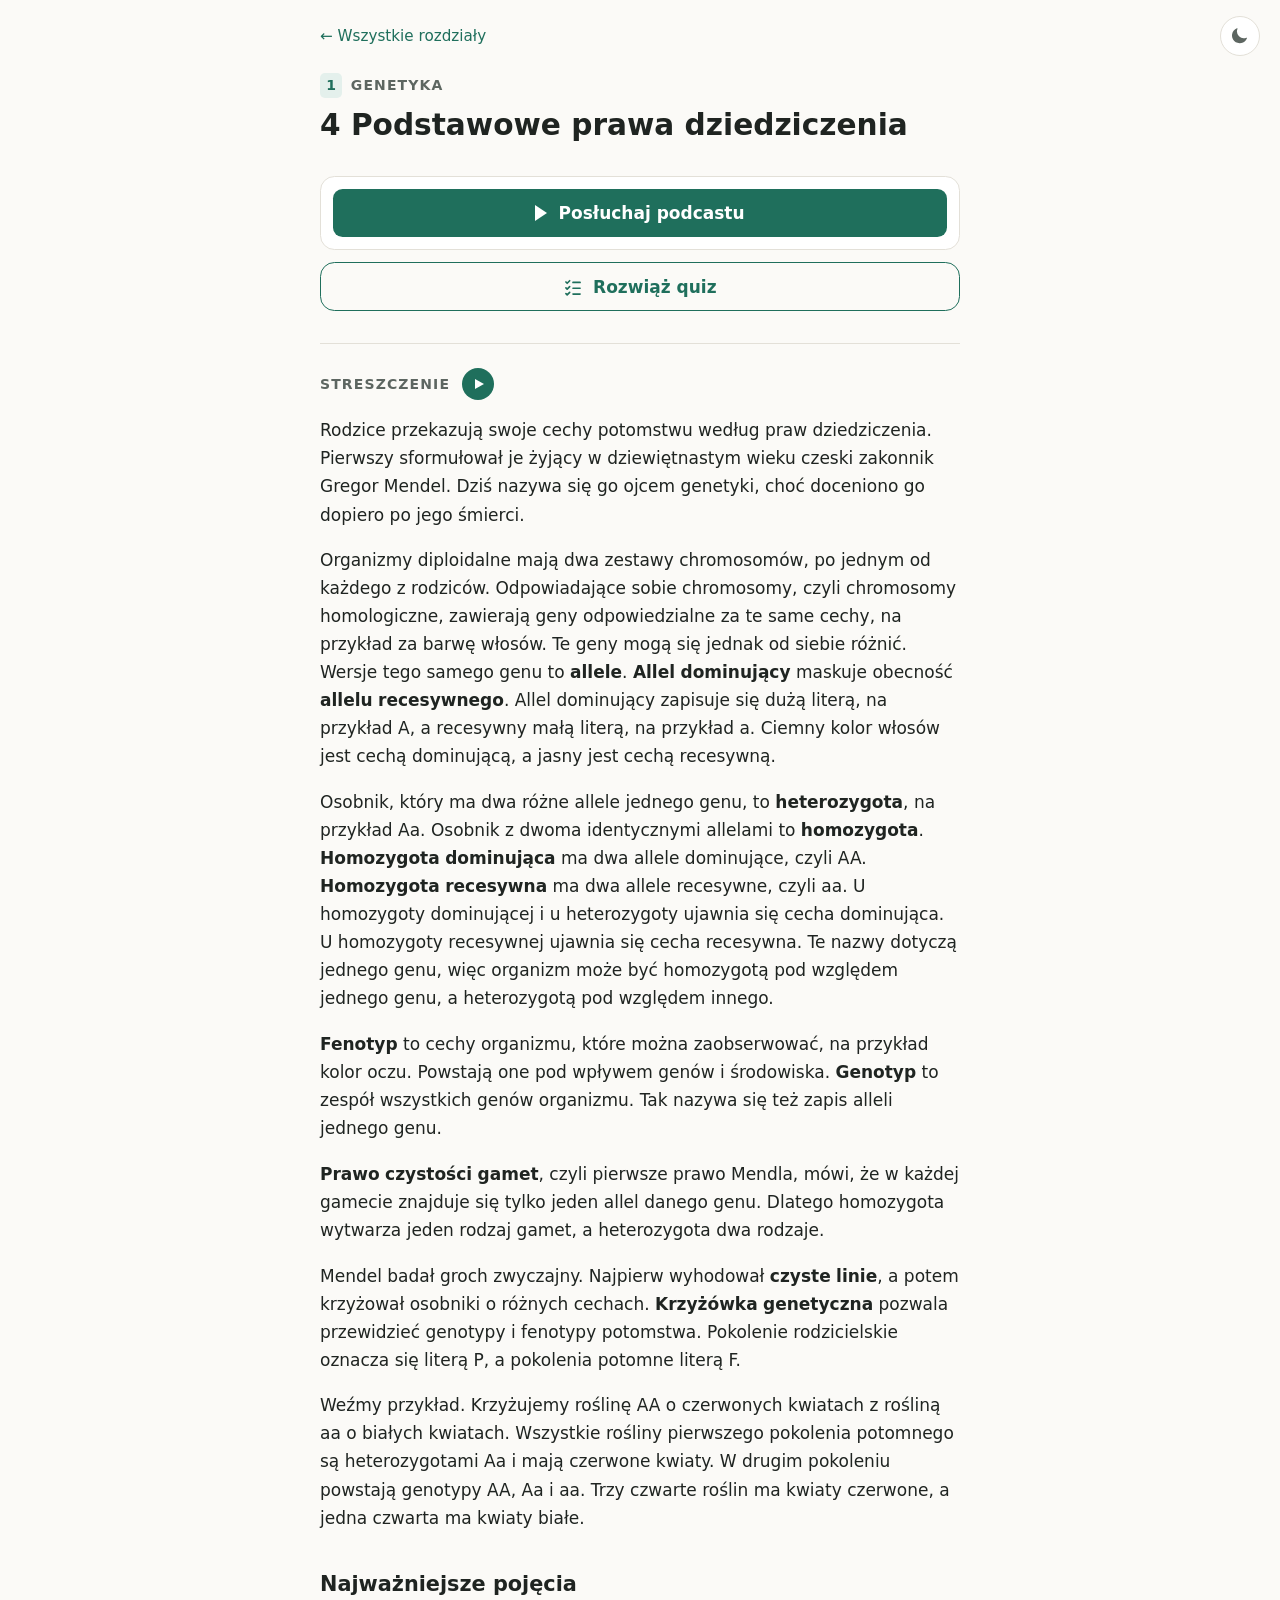
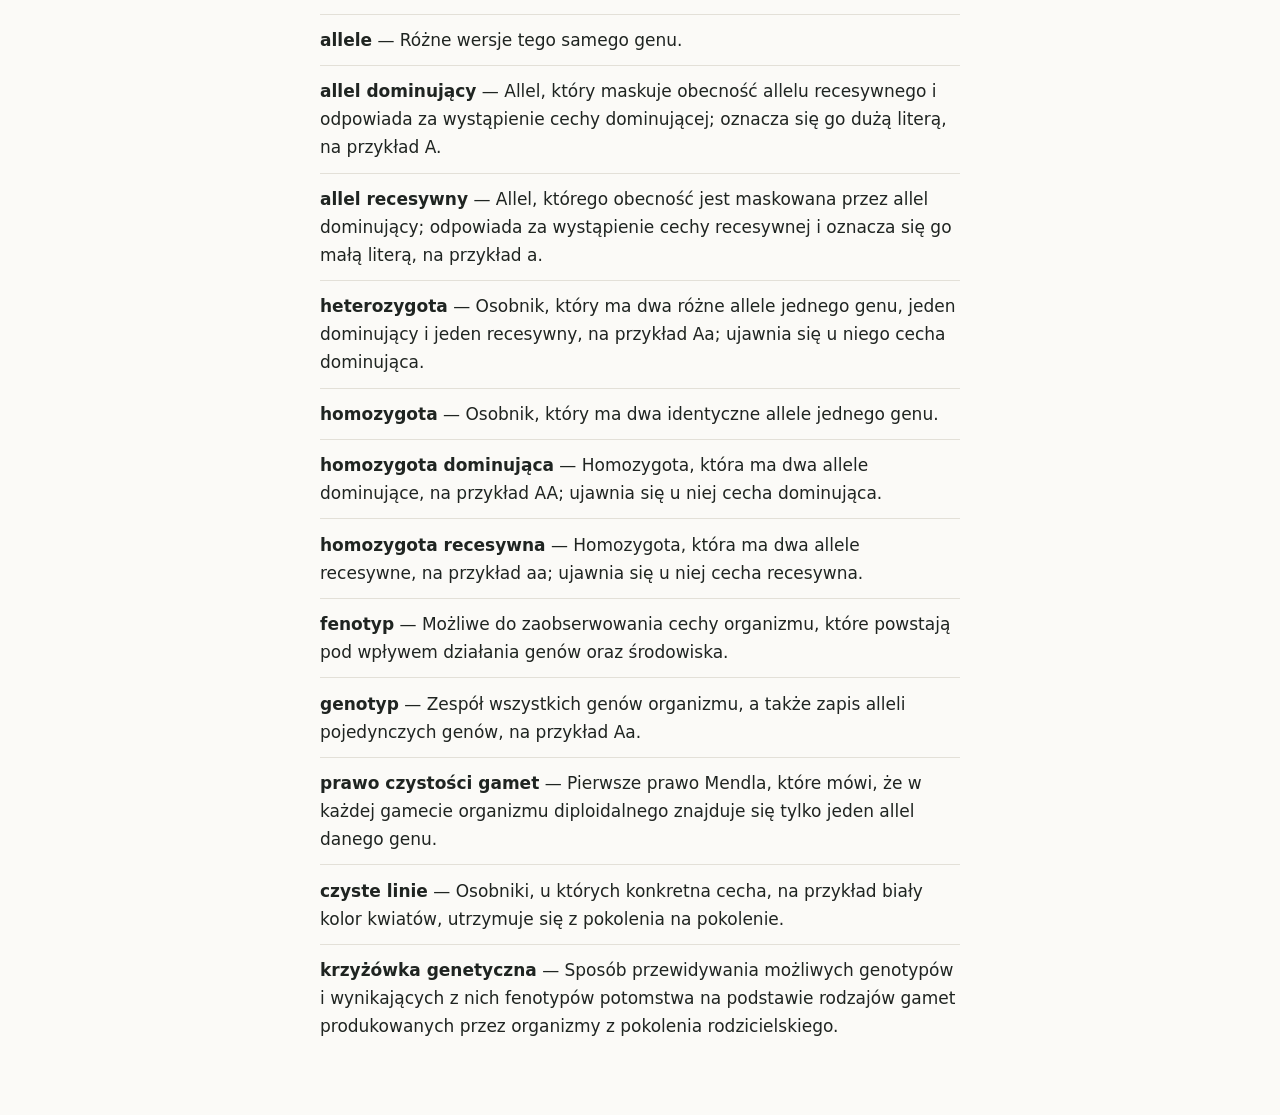
<file: chapters/04/index.html>
<!doctype html>
<html lang="pl">
<head>
<meta charset="utf-8">
<meta name="viewport" content="width=device-width, initial-scale=1">
<title>4 Podstawowe prawa dziedziczenia — Biologia</title>
<link rel="stylesheet" href="../../style.css">
<script src="../../theme.js"></script>
<script src="../../player.js" defer></script>
</head>
<body>
<button type="button" class="theme-toggle" aria-pressed="false" aria-label="Przełącz tryb jasny i ciemny" title="Przełącz tryb jasny i ciemny"><svg class="moon" viewBox="0 0 24 24" fill="currentColor" aria-hidden="true"><path d="M20.5 14.6A8.5 8.5 0 0 1 9.4 3.5a.6.6 0 0 0-.8-.7 9.7 9.7 0 1 0 12.6 12.6.6.6 0 0 0-.7-.8z"/></svg><svg class="sun" viewBox="0 0 24 24" fill="none" stroke="currentColor" stroke-width="2" stroke-linecap="round" aria-hidden="true"><circle cx="12" cy="12" r="4" fill="currentColor"/><path d="M12 2.5v2M12 19.5v2M2.5 12h2M19.5 12h2M5.3 5.3l1.4 1.4M17.3 17.3l1.4 1.4M5.3 18.7l1.4-1.4M17.3 6.7l1.4-1.4"/></svg></button>
<nav><a href="../../index.html">← Wszystkie rozdziały</a></nav>
<main>
<header class="chapter">
<p class="part-name"><span class="part-number">1</span>Genetyka</p>
<h1>4 Podstawowe prawa dziedziczenia</h1>
</header>
<section class="players">
<div class="player">
<button type="button" aria-pressed="false"><span class="icon" aria-hidden="true"></span><span class="label">Posłuchaj podcastu</span></button>
<input type="range" min="0" max="0" step="1" value="0" aria-label="Pozycja w nagraniu">
<span class="time" aria-live="off"></span>
<audio preload="metadata" src="podcast.m4a"></audio>
</div>
<a class="quiz-link" href="quiz.html"><svg viewBox="0 0 24 24" fill="none" stroke="currentColor" stroke-width="2" stroke-linecap="round" stroke-linejoin="round" aria-hidden="true"><path d="M3.5 6l1.5 1.5L8 4.5M3.5 13l1.5 1.5L8 11.5M3.5 20l1.5 1.5L8 18.5M12 6.5h8.5M12 13.5h8.5M12 20.5h8.5"/></svg><span>Rozwiąż quiz</span></a>
</section>
<article class="summary">
<div class="player compact" data-words="summary-times">
<h2 class="section-label">Streszczenie</h2>
<button type="button" aria-pressed="false" aria-label="Posłuchaj streszczenia" title="Posłuchaj streszczenia"><span class="icon" aria-hidden="true"></span></button>
<span class="time" aria-live="off"></span>
<input type="range" min="0" max="0" step="1" value="0" aria-label="Pozycja w nagraniu">
<audio preload="metadata" src="summary.m4a"></audio>
</div>
<script type="application/json" id="summary-times">[[0,0.48],[0.56,1.04],[1.12,1.36],[1.44,1.68],[1.8,2.4],[2.48,2.72],[2.8,3.12],[3.16,3.92],[4.32,4.8],[4.88,5.52],[5.6,5.68],[5.76,6.16],[6.2,6.24],[6.28,6.88],[6.96,7.28],[7.36,7.68],[7.76,8.32],[8.48,8.88],[8.96,9.72],[10,10.32],[10.36,10.64],[10.72,10.84],[10.88,10.96],[11.12,11.44],[11.52,12.4],[12.48,12.64],[12.72,13.2],[13.24,13.28],[13.36,13.76],[13.8,13.84],[13.92,14.08],[14.16,15],[15.28,15.84],[15.92,16.72],[16.76,17.04],[17.12,17.28],[17.36,17.76],[17.84,18.8],[18.88,18.96],[19.04,19.44],[19.52,19.6],[19.68,20],[20.08,20.16],[20.24,20.8],[21.2,22],[22.04,22.24],[22.36,23.12],[23.16,23.36],[23.44,23.92],[24.08,25.28],[25.36,25.84],[25.92,26.2],[26.24,26.96],[27.04,27.12],[27.2,27.36],[27.44,27.68],[27.76,28.4],[28.48,28.56],[28.6,28.96],[29.12,29.2],[29.28,29.52],[29.6,30.28],[30.48,30.64],[30.76,31.04],[31.08,31.28],[31.36,31.48],[31.52,31.76],[31.84,31.92],[32,32.16],[32.24,32.8],[33.2,33.6],[33.68,33.84],[33.96,34.24],[34.32,34.64],[34.8,34.96],[35.12,35.76],[36.24,36.64],[36.76,37.52],[37.68,38.16],[38.24,38.8],[38.88,39.28],[39.36,40.48],[40.72,41.12],[41.24,42],[42.08,42.48],[42.56,42.72],[42.8,43.12],[43.28,43.76],[43.84,43.92],[43.96,44.24],[44.48,44.72],[45.12,45.2],[45.28,45.92],[46.16,46.48],[46.64,47.12],[47.16,47.2],[47.28,47.68],[47.92,48.16],[48.72,48.96],[49.04,49.28],[49.36,49.84],[49.96,50.08],[50.16,50.48],[50.6,51.6],[51.64,51.68],[51.76,52.24],[52.4,52.56],[52.72,52.96],[53.04,53.84],[54.32,55],[55.04,55.28],[55.32,55.36],[55.44,55.68],[55.76,56],[56.08,56.48],[56.56,56.96],[57.04,57.52],[57.6,57.68],[57.76,58.96],[59.04,59.12],[59.16,59.52],[59.84,60.68],[60.96,61.44],[61.48,61.52],[61.6,61.84],[62,62.64],[62.72,63.36],[63.52,63.68],[63.84,64.92],[65.2,65.76],[65.84,66.64],[66.72,66.8],[66.88,67.12],[67.28,67.6],[67.76,68.72],[68.8,68.96],[69.2,69.84],[70.32,70.88],[70.96,71.68],[71.92,72],[72.08,72.32],[72.48,72.88],[72.96,73.84],[73.92,74.16],[74.4,75.04],[75.6,75.68],[75.72,76.36],[76.4,77.28],[77.44,77.52],[77.6,77.68],[77.76,78.64],[78.96,79.36],[79.44,79.56],[79.6,79.84],[79.92,80.8],[81.28,81.36],[81.4,82],[82.08,82.8],[83.12,83.48],[83.52,83.64],[83.68,84],[84.08,84.8],[85.36,85.44],[85.52,85.92],[86,86.32],[86.4,86.8],[86.88,87.44],[87.52,87.68],[87.76,88.32],[88.4,88.56],[88.64,88.76],[88.8,89.52],[89.6,89.68],[89.76,90.16],[90.24,90.64],[90.72,91.36],[91.4,91.44],[91.52,92.4],[92.56,92.72],[92.76,93.2],[93.28,94.08],[94.4,95.04],[95.12,95.2],[95.28,95.52],[95.6,96.24],[96.28,96.48],[96.56,96.8],[96.88,97.92],[98,98.08],[98.12,98.48],[98.64,98.88],[98.96,99.36],[99.84,100.32],[100.4,100.56],[100.64,100.72],[100.8,101.12],[101.28,101.68],[101.84,101.88],[101.92,103.04],[103.36,104],[104.08,104.16],[104.24,104.56],[104.72,105.28],[105.36,105.6],[105.68,106.52],[106.72,106.96],[107,107.28],[107.36,107.48],[107.52,107.64],[107.68,108],[108.08,108.56],[108.64,109.04],[109.12,109.52],[110.08,110.32],[110.4,110.88],[110.96,111.44],[111.52,111.68],[111.76,112.16],[112.24,112.48],[112.56,113.28],[113.36,113.64],[113.68,113.76],[113.84,113.92],[114,114.28],[114.32,114.8],[114.84,115.2],[115.28,115.4],[115.44,115.68],[115.84,116.16],[116.32,116.72],[116.84,117.12],[117.2,117.6],[118,118.4],[118.44,119.2],[119.28,119.76],[119.84,120.08],[120.16,120.4],[120.48,121.12],[121.16,121.2],[121.36,122.16],[122.4,122.56],[122.64,123.2],[123.76,124.24],[124.32,124.56],[124.64,124.88],[124.96,125.6],[126.08,126.56],[126.64,127.12],[127.2,127.56],[127.6,128.24],[128.28,128.32],[128.4,128.64],[128.72,129.2],[129.28,129.84],[129.88,129.92],[130,130.32],[130.4,130.96],[131.44,131.92],[132,132.64],[132.72,133.04],[133.12,133.6],[133.72,134.24],[134.4,134.48],[134.56,135.08],[135.12,135.84],[136.4,136.8],[136.88,137.6],[137.68,138],[138.08,138.2],[138.24,138.56],[138.72,139.28],[139.32,139.36],[139.44,139.84],[139.92,140.48],[140.64,141.04],[141.28,141.88],[142.16,142.4],[142.48,143.2],[143.44,143.92],[144,144.4],[144.64,145.12],[145.28,145.36],[145.44,145.92],[146,146.48],[146.72,146.8],[146.88,147.28],[147.52,147.92],[148.16,148.24],[148.32,148.64],[148.72,149.56],[149.84,150.24],[150.32,150.64],[150.72,151.12],[151.2,151.64],[151.68,152.32],[152.4,152.56],[152.64,153.6],[153.84,154.32],[154.64,154.72],[154.76,155.04],[155.12,155.52],[155.6,156.32],[156.64,156.68],[156.72,156.96],[157.04,157.6],[157.68,158.08],[158.16,158.72],[158.96,159.64],[159.84,160.32],[160.64,160.72],[160.96,161.72],[162,162.16],[162.24,162.56],[162.64,163.12],[163.16,163.2],[163.28,163.6],[163.68,164.4],[164.48,164.56],[164.64,164.88],[164.96,165.44],[165.6,165.68],[165.76,166.04],[166.08,166.72]]</script>
<p><span class="w">Rodzice</span> <span class="w">przekazują</span> <span class="w">swoje</span> <span class="w">cechy</span> <span class="w">potomstwu</span> <span class="w">według</span> <span class="w">praw</span> <span class="w">dziedziczenia.</span> <span class="w">Pierwszy</span> <span class="w">sformułował</span> <span class="w">je</span> <span class="w">żyjący</span> <span class="w">w</span> <span class="w">dziewiętnastym</span> <span class="w">wieku</span> <span class="w">czeski</span> <span class="w">zakonnik</span> <span class="w">Gregor</span> <span class="w">Mendel.</span> <span class="w">Dziś</span> <span class="w">nazywa</span> <span class="w">się</span> <span class="w">go</span> <span class="w">ojcem</span> <span class="w">genetyki,</span> <span class="w">choć</span> <span class="w">doceniono</span> <span class="w">go</span> <span class="w">dopiero</span> <span class="w">po</span> <span class="w">jego</span> <span class="w">śmierci.</span></p>
<p><span class="w">Organizmy</span> <span class="w">diploidalne</span> <span class="w">mają</span> <span class="w">dwa</span> <span class="w">zestawy</span> <span class="w">chromosomów,</span> <span class="w">po</span> <span class="w">jednym</span> <span class="w">od</span> <span class="w">każdego</span> <span class="w">z</span> <span class="w">rodziców.</span> <span class="w">Odpowiadające</span> <span class="w">sobie</span> <span class="w">chromosomy,</span> <span class="w">czyli</span> <span class="w">chromosomy</span> <span class="w">homologiczne,</span> <span class="w">zawierają</span> <span class="w">geny</span> <span class="w">odpowiedzialne</span> <span class="w">za</span> <span class="w">te</span> <span class="w">same</span> <span class="w">cechy,</span> <span class="w">na</span> <span class="w">przykład</span> <span class="w">za</span> <span class="w">barwę</span> <span class="w">włosów.</span> <span class="w">Te</span> <span class="w">geny</span> <span class="w">mogą</span> <span class="w">się</span> <span class="w">jednak</span> <span class="w">od</span> <span class="w">siebie</span> <span class="w">różnić.</span> <span class="w">Wersje</span> <span class="w">tego</span> <span class="w">samego</span> <span class="w">genu</span> <span class="w">to</span> <span class="w"><strong>allele</strong>.</span> <span class="w"><strong>Allel</strong></span> <span class="w"><strong>dominujący</strong></span> <span class="w">maskuje</span> <span class="w">obecność</span> <span class="w"><strong>allelu</strong></span> <span class="w"><strong>recesywnego</strong>.</span> <span class="w">Allel</span> <span class="w">dominujący</span> <span class="w">zapisuje</span> <span class="w">się</span> <span class="w">dużą</span> <span class="w">literą,</span> <span class="w">na</span> <span class="w">przykład</span> <span class="w">A,</span> <span class="w">a</span> <span class="w">recesywny</span> <span class="w">małą</span> <span class="w">literą,</span> <span class="w">na</span> <span class="w">przykład</span> <span class="w">a.</span> <span class="w">Ciemny</span> <span class="w">kolor</span> <span class="w">włosów</span> <span class="w">jest</span> <span class="w">cechą</span> <span class="w">dominującą,</span> <span class="w">a</span> <span class="w">jasny</span> <span class="w">jest</span> <span class="w">cechą</span> <span class="w">recesywną.</span></p>
<p><span class="w">Osobnik,</span> <span class="w">który</span> <span class="w">ma</span> <span class="w">dwa</span> <span class="w">różne</span> <span class="w">allele</span> <span class="w">jednego</span> <span class="w">genu,</span> <span class="w">to</span> <span class="w"><strong>heterozygota</strong>,</span> <span class="w">na</span> <span class="w">przykład</span> <span class="w">Aa.</span> <span class="w">Osobnik</span> <span class="w">z</span> <span class="w">dwoma</span> <span class="w">identycznymi</span> <span class="w">allelami</span> <span class="w">to</span> <span class="w"><strong>homozygota</strong>.</span> <span class="w"><strong>Homozygota</strong></span> <span class="w"><strong>dominująca</strong></span> <span class="w">ma</span> <span class="w">dwa</span> <span class="w">allele</span> <span class="w">dominujące,</span> <span class="w">czyli</span> <span class="w">AA.</span> <span class="w"><strong>Homozygota</strong></span> <span class="w"><strong>recesywna</strong></span> <span class="w">ma</span> <span class="w">dwa</span> <span class="w">allele</span> <span class="w">recesywne,</span> <span class="w">czyli</span> <span class="w">aa.</span> <span class="w">U</span> <span class="w">homozygoty</span> <span class="w">dominującej</span> <span class="w">i</span> <span class="w">u</span> <span class="w">heterozygoty</span> <span class="w">ujawnia</span> <span class="w">się</span> <span class="w">cecha</span> <span class="w">dominująca.</span> <span class="w">U</span> <span class="w">homozygoty</span> <span class="w">recesywnej</span> <span class="w">ujawnia</span> <span class="w">się</span> <span class="w">cecha</span> <span class="w">recesywna.</span> <span class="w">Te</span> <span class="w">nazwy</span> <span class="w">dotyczą</span> <span class="w">jednego</span> <span class="w">genu,</span> <span class="w">więc</span> <span class="w">organizm</span> <span class="w">może</span> <span class="w">być</span> <span class="w">homozygotą</span> <span class="w">pod</span> <span class="w">względem</span> <span class="w">jednego</span> <span class="w">genu,</span> <span class="w">a</span> <span class="w">heterozygotą</span> <span class="w">pod</span> <span class="w">względem</span> <span class="w">innego.</span></p>
<p><span class="w"><strong>Fenotyp</strong></span> <span class="w">to</span> <span class="w">cechy</span> <span class="w">organizmu,</span> <span class="w">które</span> <span class="w">można</span> <span class="w">zaobserwować,</span> <span class="w">na</span> <span class="w">przykład</span> <span class="w">kolor</span> <span class="w">oczu.</span> <span class="w">Powstają</span> <span class="w">one</span> <span class="w">pod</span> <span class="w">wpływem</span> <span class="w">genów</span> <span class="w">i</span> <span class="w">środowiska.</span> <span class="w"><strong>Genotyp</strong></span> <span class="w">to</span> <span class="w">zespół</span> <span class="w">wszystkich</span> <span class="w">genów</span> <span class="w">organizmu.</span> <span class="w">Tak</span> <span class="w">nazywa</span> <span class="w">się</span> <span class="w">też</span> <span class="w">zapis</span> <span class="w">alleli</span> <span class="w">jednego</span> <span class="w">genu.</span></p>
<p><span class="w"><strong>Prawo</strong></span> <span class="w"><strong>czystości</strong></span> <span class="w"><strong>gamet</strong>,</span> <span class="w">czyli</span> <span class="w">pierwsze</span> <span class="w">prawo</span> <span class="w">Mendla,</span> <span class="w">mówi,</span> <span class="w">że</span> <span class="w">w</span> <span class="w">każdej</span> <span class="w">gamecie</span> <span class="w">znajduje</span> <span class="w">się</span> <span class="w">tylko</span> <span class="w">jeden</span> <span class="w">allel</span> <span class="w">danego</span> <span class="w">genu.</span> <span class="w">Dlatego</span> <span class="w">homozygota</span> <span class="w">wytwarza</span> <span class="w">jeden</span> <span class="w">rodzaj</span> <span class="w">gamet,</span> <span class="w">a</span> <span class="w">heterozygota</span> <span class="w">dwa</span> <span class="w">rodzaje.</span></p>
<p><span class="w">Mendel</span> <span class="w">badał</span> <span class="w">groch</span> <span class="w">zwyczajny.</span> <span class="w">Najpierw</span> <span class="w">wyhodował</span> <span class="w"><strong>czyste</strong></span> <span class="w"><strong>linie</strong>,</span> <span class="w">a</span> <span class="w">potem</span> <span class="w">krzyżował</span> <span class="w">osobniki</span> <span class="w">o</span> <span class="w">różnych</span> <span class="w">cechach.</span> <span class="w"><strong>Krzyżówka</strong></span> <span class="w"><strong>genetyczna</strong></span> <span class="w">pozwala</span> <span class="w">przewidzieć</span> <span class="w">genotypy</span> <span class="w">i</span> <span class="w">fenotypy</span> <span class="w">potomstwa.</span> <span class="w">Pokolenie</span> <span class="w">rodzicielskie</span> <span class="w">oznacza</span> <span class="w">się</span> <span class="w">literą</span> <span class="w">P,</span> <span class="w">a</span> <span class="w">pokolenia</span> <span class="w">potomne</span> <span class="w">literą</span> <span class="w">F.</span></p>
<p><span class="w">Weźmy</span> <span class="w">przykład.</span> <span class="w">Krzyżujemy</span> <span class="w">roślinę</span> <span class="w">AA</span> <span class="w">o</span> <span class="w">czerwonych</span> <span class="w">kwiatach</span> <span class="w">z</span> <span class="w">rośliną</span> <span class="w">aa</span> <span class="w">o</span> <span class="w">białych</span> <span class="w">kwiatach.</span> <span class="w">Wszystkie</span> <span class="w">rośliny</span> <span class="w">pierwszego</span> <span class="w">pokolenia</span> <span class="w">potomnego</span> <span class="w">są</span> <span class="w">heterozygotami</span> <span class="w">Aa</span> <span class="w">i</span> <span class="w">mają</span> <span class="w">czerwone</span> <span class="w">kwiaty.</span> <span class="w">W</span> <span class="w">drugim</span> <span class="w">pokoleniu</span> <span class="w">powstają</span> <span class="w">genotypy</span> <span class="w">AA,</span> <span class="w">Aa</span> <span class="w">i</span> <span class="w">aa.</span> <span class="w">Trzy</span> <span class="w">czwarte</span> <span class="w">roślin</span> <span class="w">ma</span> <span class="w">kwiaty</span> <span class="w">czerwone,</span> <span class="w">a</span> <span class="w">jedna</span> <span class="w">czwarta</span> <span class="w">ma</span> <span class="w">kwiaty</span> <span class="w">białe.</span></p>
<h2>Najważniejsze pojęcia</h2>
<ul>
<li><strong>allele</strong> — Różne wersje tego samego genu.</li>
<li><strong>allel dominujący</strong> — Allel, który maskuje obecność allelu recesywnego i odpowiada za wystąpienie cechy dominującej; oznacza się go dużą literą, na przykład A.</li>
<li><strong>allel recesywny</strong> — Allel, którego obecność jest maskowana przez allel dominujący; odpowiada za wystąpienie cechy recesywnej i oznacza się go małą literą, na przykład a.</li>
<li><strong>heterozygota</strong> — Osobnik, który ma dwa różne allele jednego genu, jeden dominujący i jeden recesywny, na przykład Aa; ujawnia się u niego cecha dominująca.</li>
<li><strong>homozygota</strong> — Osobnik, który ma dwa identyczne allele jednego genu.</li>
<li><strong>homozygota dominująca</strong> — Homozygota, która ma dwa allele dominujące, na przykład AA; ujawnia się u niej cecha dominująca.</li>
<li><strong>homozygota recesywna</strong> — Homozygota, która ma dwa allele recesywne, na przykład aa; ujawnia się u niej cecha recesywna.</li>
<li><strong>fenotyp</strong> — Możliwe do zaobserwowania cechy organizmu, które powstają pod wpływem działania genów oraz środowiska.</li>
<li><strong>genotyp</strong> — Zespół wszystkich genów organizmu, a także zapis alleli pojedynczych genów, na przykład Aa.</li>
<li><strong>prawo czystości gamet</strong> — Pierwsze prawo Mendla, które mówi, że w każdej gamecie organizmu diploidalnego znajduje się tylko jeden allel danego genu.</li>
<li><strong>czyste linie</strong> — Osobniki, u których konkretna cecha, na przykład biały kolor kwiatów, utrzymuje się z pokolenia na pokolenie.</li>
<li><strong>krzyżówka genetyczna</strong> — Sposób przewidywania możliwych genotypów i wynikających z nich fenotypów potomstwa na podstawie rodzajów gamet produkowanych przez organizmy z pokolenia rodzicielskiego.</li>
</ul>
</article>
</main>
</body>
</html>
</file>
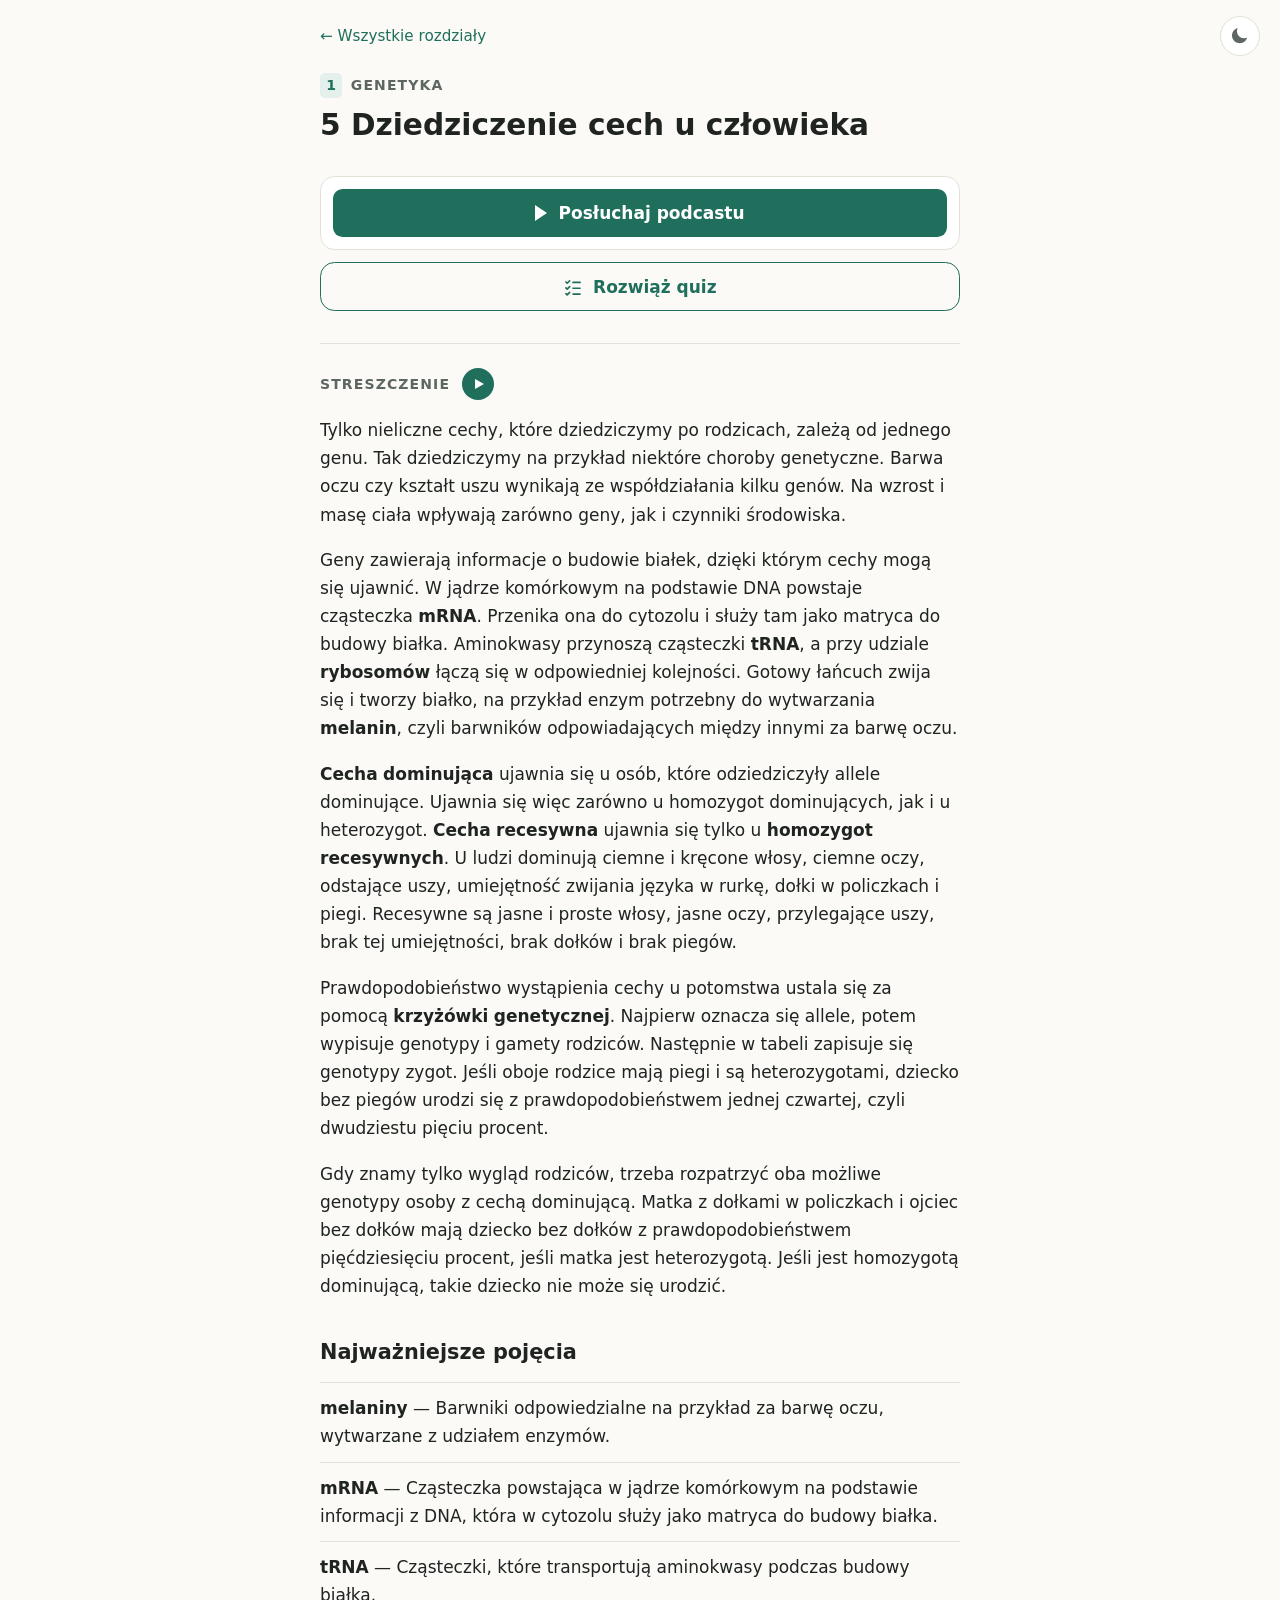
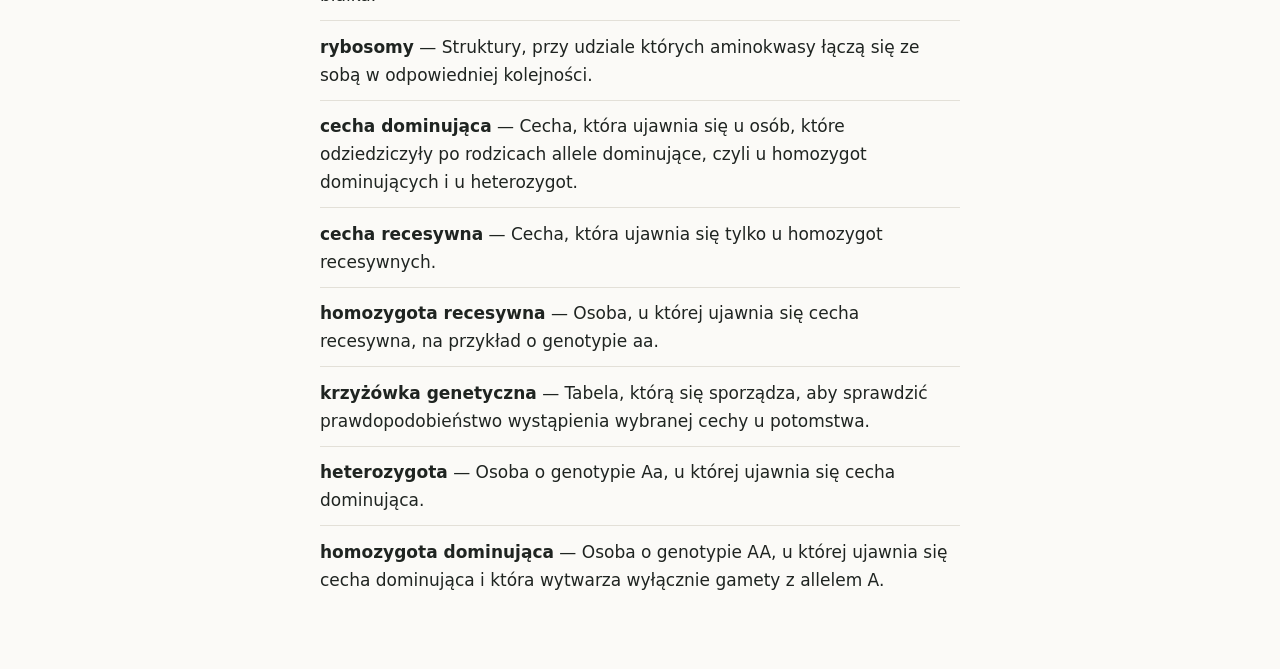
<file: chapters/05/index.html>
<!doctype html>
<html lang="pl">
<head>
<meta charset="utf-8">
<meta name="viewport" content="width=device-width, initial-scale=1">
<title>5 Dziedziczenie cech u człowieka — Biologia</title>
<link rel="stylesheet" href="../../style.css">
<script src="../../theme.js"></script>
<script src="../../player.js" defer></script>
</head>
<body>
<button type="button" class="theme-toggle" aria-pressed="false" aria-label="Przełącz tryb jasny i ciemny" title="Przełącz tryb jasny i ciemny"><svg class="moon" viewBox="0 0 24 24" fill="currentColor" aria-hidden="true"><path d="M20.5 14.6A8.5 8.5 0 0 1 9.4 3.5a.6.6 0 0 0-.8-.7 9.7 9.7 0 1 0 12.6 12.6.6.6 0 0 0-.7-.8z"/></svg><svg class="sun" viewBox="0 0 24 24" fill="none" stroke="currentColor" stroke-width="2" stroke-linecap="round" aria-hidden="true"><circle cx="12" cy="12" r="4" fill="currentColor"/><path d="M12 2.5v2M12 19.5v2M2.5 12h2M19.5 12h2M5.3 5.3l1.4 1.4M17.3 17.3l1.4 1.4M5.3 18.7l1.4-1.4M17.3 6.7l1.4-1.4"/></svg></button>
<nav><a href="../../index.html">← Wszystkie rozdziały</a></nav>
<main>
<header class="chapter">
<p class="part-name"><span class="part-number">1</span>Genetyka</p>
<h1>5 Dziedziczenie cech u człowieka</h1>
</header>
<section class="players">
<div class="player">
<button type="button" aria-pressed="false"><span class="icon" aria-hidden="true"></span><span class="label">Posłuchaj podcastu</span></button>
<input type="range" min="0" max="0" step="1" value="0" aria-label="Pozycja w nagraniu">
<span class="time" aria-live="off"></span>
<audio preload="metadata" src="podcast.m4a"></audio>
</div>
<a class="quiz-link" href="quiz.html"><svg viewBox="0 0 24 24" fill="none" stroke="currentColor" stroke-width="2" stroke-linecap="round" stroke-linejoin="round" aria-hidden="true"><path d="M3.5 6l1.5 1.5L8 4.5M3.5 13l1.5 1.5L8 11.5M3.5 20l1.5 1.5L8 18.5M12 6.5h8.5M12 13.5h8.5M12 20.5h8.5"/></svg><span>Rozwiąż quiz</span></a>
</section>
<article class="summary">
<div class="player compact" data-words="summary-times">
<h2 class="section-label">Streszczenie</h2>
<button type="button" aria-pressed="false" aria-label="Posłuchaj streszczenia" title="Posłuchaj streszczenia"><span class="icon" aria-hidden="true"></span></button>
<span class="time" aria-live="off"></span>
<input type="range" min="0" max="0" step="1" value="0" aria-label="Pozycja w nagraniu">
<audio preload="metadata" src="summary.m4a"></audio>
</div>
<script type="application/json" id="summary-times">[[0,0.32],[0.36,0.8],[0.96,1.44],[1.48,1.68],[1.76,2.24],[2.32,2.4],[2.48,3.28],[3.36,3.84],[3.92,4],[4.04,4.48],[4.56,5.2],[5.44,5.6],[5.64,6.16],[6.2,6.24],[6.32,6.72],[6.8,7.12],[7.2,7.6],[7.68,8.52],[8.72,9.04],[9.12,9.52],[9.6,9.76],[9.84,10.16],[10.32,10.72],[11.04,11.52],[11.6,11.68],[11.76,12.48],[12.56,12.96],[13.04,13.52],[13.84,13.92],[13.96,14.4],[14.48,14.52],[14.56,14.8],[14.88,15.28],[15.52,16.08],[16.16,16.48],[16.64,17.2],[17.28,17.36],[17.4,17.44],[17.52,17.92],[18,19.04],[19.36,19.68],[19.72,20.16],[20.24,20.88],[20.96,21],[21.04,21.36],[21.52,22.08],[22.16,22.4],[22.48,22.72],[22.8,23.2],[23.28,23.52],[23.6,23.72],[23.76,24.4],[24.72,24.8],[24.88,25.12],[25.2,25.92],[26,26.08],[26.16,26.56],[26.72,27.28],[27.6,28],[28.08,28.64],[28.88,30.04],[30.24,30.64],[30.72,30.88],[30.92,30.96],[31.04,31.76],[31.92,32],[32.08,32.4],[32.48,32.56],[32.64,32.8],[32.88,33.36],[33.44,33.52],[33.6,33.92],[34,34.68],[34.88,35.68],[35.76,36.16],[36.24,36.8],[36.96,38.32],[38.36,38.4],[38.48,38.6],[38.64,38.96],[39.04,39.76],[40.08,40.48],[40.56,40.667],[40.693,40.72],[40.8,41.28],[41.36,42.28],[42.48,42.88],[42.96,43.44],[43.6,44],[44.08,44.32],[44.4,44.48],[44.56,44.88],[44.96,45.76],[45.8,45.84],[45.92,46.24],[46.4,46.88],[46.96,47.36],[47.44,47.52],[47.573,48.08],[48.16,49.04],[49.08,49.28],[49.4,50],[50.08,50.88],[50.96,51.24],[51.28,51.68],[51.76,51.84],[51.92,52.16],[52.32,52.92],[53.2,53.44],[53.52,54.32],[54.48,54.88],[54.96,55.08],[55.12,55.2],[55.28,55.72],[55.76,56],[56.08,56.72],[56.8,57.28],[57.36,58.44],[58.64,58.96],[59.04,59.173],[59.227,59.36],[59.44,59.84],[59.92,60],[60.08,60.72],[60.8,61.92],[62,62.08],[62.16,62.24],[62.32,62.4],[62.48,63.64],[63.84,64.08],[64.16,64.96],[65.28,65.64],[65.68,65.92],[66,66.24],[66.4,66.48],[66.56,67.2],[67.28,68.24],[68.48,68.52],[68.56,68.88],[68.96,69.44],[69.6,70],[70.04,70.08],[70.16,70.56],[70.64,71.44],[71.48,71.84],[71.92,72.56],[72.64,73.2],[73.36,74],[74.08,74.72],[74.8,75.28],[75.36,75.68],[75.76,75.84],[75.88,76.64],[76.72,77.04],[77.08,77.12],[77.16,77.76],[78,78.08],[78.16,78.8],[79.04,79.68],[79.76,79.92],[80.08,80.48],[80.52,80.56],[80.64,80.96],[81.04,81.84],[82,82.24],[82.4,82.96],[83,83.76],[83.84,84.56],[84.64,84.88],[84.92,85.04],[85.12,86.32],[86.36,86.56],[86.64,87.12],[87.36,87.44],[87.52,87.76],[87.84,88.56],[88.8,89.68],[89.72,90.32],[90.4,90.72],[90.76,90.8],[90.92,91.52],[91.84,92.24],[92.32,92.453],[92.507,92.56],[92.6,92.96],[93.04,93.52],[93.6,94.64],[94.72,95.2],[95.28,95.68],[95.76,95.88],[95.92,96.8],[96.92,97.2],[97.24,97.76],[97.88,98.4],[98.48,98.56],[98.64,99.04],[99.12,99.88],[100.08,100.72],[100.76,100.8],[100.88,101.28],[101.32,101.76],[101.84,101.96],[102,102.56],[102.64,103.32],[103.52,103.84],[103.96,104.16],[104.24,104.64],[104.68,104.88],[105.04,105.44],[105.52,105.6],[105.68,105.84],[105.92,107.28],[107.32,107.68],[107.76,108],[108.08,108.48],[108.56,108.88],[108.92,109],[109.04,109.12],[109.16,110.08],[110.16,110.48],[110.56,111.36],[111.44,111.6],[111.76,112.24],[112.32,112.6],[112.64,113.2],[113.6,113.76],[113.8,114.08],[114.12,114.32],[114.48,114.88],[114.96,115.76],[115.8,116],[116.08,116.72],[116.84,116.96],[117.04,117.44],[117.52,118],[118.08,118.4],[118.44,118.48],[118.56,118.8],[118.88,119.92],[120.16,120.48],[120.52,120.56],[120.6,120.96],[121.04,121.12],[121.227,121.76],[121.92,122],[122.08,122.48],[122.56,122.72],[122.8,123.28],[123.68,123.92],[123.96,124.32],[124.4,124.64],[124.72,125.2],[125.28,125.36],[125.4,126.24],[126.4,127.04],[127.12,127.84],[127.92,128.16],[128.24,128.56],[128.64,128.8],[128.88,130.04],[130.24,130.48],[130.6,130.72],[130.8,131.52],[131.6,132.64],[132.68,132.88],[132.96,133.36],[133.52,133.68],[133.76,134],[134.08,134.2],[134.24,135.04]]</script>
<p><span class="w">Tylko</span> <span class="w">nieliczne</span> <span class="w">cechy,</span> <span class="w">które</span> <span class="w">dziedziczymy</span> <span class="w">po</span> <span class="w">rodzicach,</span> <span class="w">zależą</span> <span class="w">od</span> <span class="w">jednego</span> <span class="w">genu.</span> <span class="w">Tak</span> <span class="w">dziedziczymy</span> <span class="w">na</span> <span class="w">przykład</span> <span class="w">niektóre</span> <span class="w">choroby</span> <span class="w">genetyczne.</span> <span class="w">Barwa</span> <span class="w">oczu</span> <span class="w">czy</span> <span class="w">kształt</span> <span class="w">uszu</span> <span class="w">wynikają</span> <span class="w">ze</span> <span class="w">współdziałania</span> <span class="w">kilku</span> <span class="w">genów.</span> <span class="w">Na</span> <span class="w">wzrost</span> <span class="w">i</span> <span class="w">masę</span> <span class="w">ciała</span> <span class="w">wpływają</span> <span class="w">zarówno</span> <span class="w">geny,</span> <span class="w">jak</span> <span class="w">i</span> <span class="w">czynniki</span> <span class="w">środowiska.</span></p>
<p><span class="w">Geny</span> <span class="w">zawierają</span> <span class="w">informacje</span> <span class="w">o</span> <span class="w">budowie</span> <span class="w">białek,</span> <span class="w">dzięki</span> <span class="w">którym</span> <span class="w">cechy</span> <span class="w">mogą</span> <span class="w">się</span> <span class="w">ujawnić.</span> <span class="w">W</span> <span class="w">jądrze</span> <span class="w">komórkowym</span> <span class="w">na</span> <span class="w">podstawie</span> <span class="w">DNA</span> <span class="w">powstaje</span> <span class="w">cząsteczka</span> <span class="w"><strong>mRNA</strong>.</span> <span class="w">Przenika</span> <span class="w">ona</span> <span class="w">do</span> <span class="w">cytozolu</span> <span class="w">i</span> <span class="w">służy</span> <span class="w">tam</span> <span class="w">jako</span> <span class="w">matryca</span> <span class="w">do</span> <span class="w">budowy</span> <span class="w">białka.</span> <span class="w">Aminokwasy</span> <span class="w">przynoszą</span> <span class="w">cząsteczki</span> <span class="w"><strong>tRNA</strong>,</span> <span class="w">a</span> <span class="w">przy</span> <span class="w">udziale</span> <span class="w"><strong>rybosomów</strong></span> <span class="w">łączą</span> <span class="w">się</span> <span class="w">w</span> <span class="w">odpowiedniej</span> <span class="w">kolejności.</span> <span class="w">Gotowy</span> <span class="w">łańcuch</span> <span class="w">zwija</span> <span class="w">się</span> <span class="w">i</span> <span class="w">tworzy</span> <span class="w">białko,</span> <span class="w">na</span> <span class="w">przykład</span> <span class="w">enzym</span> <span class="w">potrzebny</span> <span class="w">do</span> <span class="w">wytwarzania</span> <span class="w"><strong>melanin</strong>,</span> <span class="w">czyli</span> <span class="w">barwników</span> <span class="w">odpowiadających</span> <span class="w">między</span> <span class="w">innymi</span> <span class="w">za</span> <span class="w">barwę</span> <span class="w">oczu.</span></p>
<p><span class="w"><strong>Cecha</strong></span> <span class="w"><strong>dominująca</strong></span> <span class="w">ujawnia</span> <span class="w">się</span> <span class="w">u</span> <span class="w">osób,</span> <span class="w">które</span> <span class="w">odziedziczyły</span> <span class="w">allele</span> <span class="w">dominujące.</span> <span class="w">Ujawnia</span> <span class="w">się</span> <span class="w">więc</span> <span class="w">zarówno</span> <span class="w">u</span> <span class="w">homozygot</span> <span class="w">dominujących,</span> <span class="w">jak</span> <span class="w">i</span> <span class="w">u</span> <span class="w">heterozygot.</span> <span class="w"><strong>Cecha</strong></span> <span class="w"><strong>recesywna</strong></span> <span class="w">ujawnia</span> <span class="w">się</span> <span class="w">tylko</span> <span class="w">u</span> <span class="w"><strong>homozygot</strong></span> <span class="w"><strong>recesywnych</strong>.</span> <span class="w">U</span> <span class="w">ludzi</span> <span class="w">dominują</span> <span class="w">ciemne</span> <span class="w">i</span> <span class="w">kręcone</span> <span class="w">włosy,</span> <span class="w">ciemne</span> <span class="w">oczy,</span> <span class="w">odstające</span> <span class="w">uszy,</span> <span class="w">umiejętność</span> <span class="w">zwijania</span> <span class="w">języka</span> <span class="w">w</span> <span class="w">rurkę,</span> <span class="w">dołki</span> <span class="w">w</span> <span class="w">policzkach</span> <span class="w">i</span> <span class="w">piegi.</span> <span class="w">Recesywne</span> <span class="w">są</span> <span class="w">jasne</span> <span class="w">i</span> <span class="w">proste</span> <span class="w">włosy,</span> <span class="w">jasne</span> <span class="w">oczy,</span> <span class="w">przylegające</span> <span class="w">uszy,</span> <span class="w">brak</span> <span class="w">tej</span> <span class="w">umiejętności,</span> <span class="w">brak</span> <span class="w">dołków</span> <span class="w">i</span> <span class="w">brak</span> <span class="w">piegów.</span></p>
<p><span class="w">Prawdopodobieństwo</span> <span class="w">wystąpienia</span> <span class="w">cechy</span> <span class="w">u</span> <span class="w">potomstwa</span> <span class="w">ustala</span> <span class="w">się</span> <span class="w">za</span> <span class="w">pomocą</span> <span class="w"><strong>krzyżówki</strong></span> <span class="w"><strong>genetycznej</strong>.</span> <span class="w">Najpierw</span> <span class="w">oznacza</span> <span class="w">się</span> <span class="w">allele,</span> <span class="w">potem</span> <span class="w">wypisuje</span> <span class="w">genotypy</span> <span class="w">i</span> <span class="w">gamety</span> <span class="w">rodziców.</span> <span class="w">Następnie</span> <span class="w">w</span> <span class="w">tabeli</span> <span class="w">zapisuje</span> <span class="w">się</span> <span class="w">genotypy</span> <span class="w">zygot.</span> <span class="w">Jeśli</span> <span class="w">oboje</span> <span class="w">rodzice</span> <span class="w">mają</span> <span class="w">piegi</span> <span class="w">i</span> <span class="w">są</span> <span class="w">heterozygotami,</span> <span class="w">dziecko</span> <span class="w">bez</span> <span class="w">piegów</span> <span class="w">urodzi</span> <span class="w">się</span> <span class="w">z</span> <span class="w">prawdopodobieństwem</span> <span class="w">jednej</span> <span class="w">czwartej,</span> <span class="w">czyli</span> <span class="w">dwudziestu</span> <span class="w">pięciu</span> <span class="w">procent.</span></p>
<p><span class="w">Gdy</span> <span class="w">znamy</span> <span class="w">tylko</span> <span class="w">wygląd</span> <span class="w">rodziców,</span> <span class="w">trzeba</span> <span class="w">rozpatrzyć</span> <span class="w">oba</span> <span class="w">możliwe</span> <span class="w">genotypy</span> <span class="w">osoby</span> <span class="w">z</span> <span class="w">cechą</span> <span class="w">dominującą.</span> <span class="w">Matka</span> <span class="w">z</span> <span class="w">dołkami</span> <span class="w">w</span> <span class="w">policzkach</span> <span class="w">i</span> <span class="w">ojciec</span> <span class="w">bez</span> <span class="w">dołków</span> <span class="w">mają</span> <span class="w">dziecko</span> <span class="w">bez</span> <span class="w">dołków</span> <span class="w">z</span> <span class="w">prawdopodobieństwem</span> <span class="w">pięćdziesięciu</span> <span class="w">procent,</span> <span class="w">jeśli</span> <span class="w">matka</span> <span class="w">jest</span> <span class="w">heterozygotą.</span> <span class="w">Jeśli</span> <span class="w">jest</span> <span class="w">homozygotą</span> <span class="w">dominującą,</span> <span class="w">takie</span> <span class="w">dziecko</span> <span class="w">nie</span> <span class="w">może</span> <span class="w">się</span> <span class="w">urodzić.</span></p>
<h2>Najważniejsze pojęcia</h2>
<ul>
<li><strong>melaniny</strong> — Barwniki odpowiedzialne na przykład za barwę oczu, wytwarzane z udziałem enzymów.</li>
<li><strong>mRNA</strong> — Cząsteczka powstająca w jądrze komórkowym na podstawie informacji z DNA, która w cytozolu służy jako matryca do budowy białka.</li>
<li><strong>tRNA</strong> — Cząsteczki, które transportują aminokwasy podczas budowy białka.</li>
<li><strong>rybosomy</strong> — Struktury, przy udziale których aminokwasy łączą się ze sobą w odpowiedniej kolejności.</li>
<li><strong>cecha dominująca</strong> — Cecha, która ujawnia się u osób, które odziedziczyły po rodzicach allele dominujące, czyli u homozygot dominujących i u heterozygot.</li>
<li><strong>cecha recesywna</strong> — Cecha, która ujawnia się tylko u homozygot recesywnych.</li>
<li><strong>homozygota recesywna</strong> — Osoba, u której ujawnia się cecha recesywna, na przykład o genotypie aa.</li>
<li><strong>krzyżówka genetyczna</strong> — Tabela, którą się sporządza, aby sprawdzić prawdopodobieństwo wystąpienia wybranej cechy u potomstwa.</li>
<li><strong>heterozygota</strong> — Osoba o genotypie Aa, u której ujawnia się cecha dominująca.</li>
<li><strong>homozygota dominująca</strong> — Osoba o genotypie AA, u której ujawnia się cecha dominująca i która wytwarza wyłącznie gamety z allelem A.</li>
</ul>
</article>
</main>
</body>
</html>
</file>
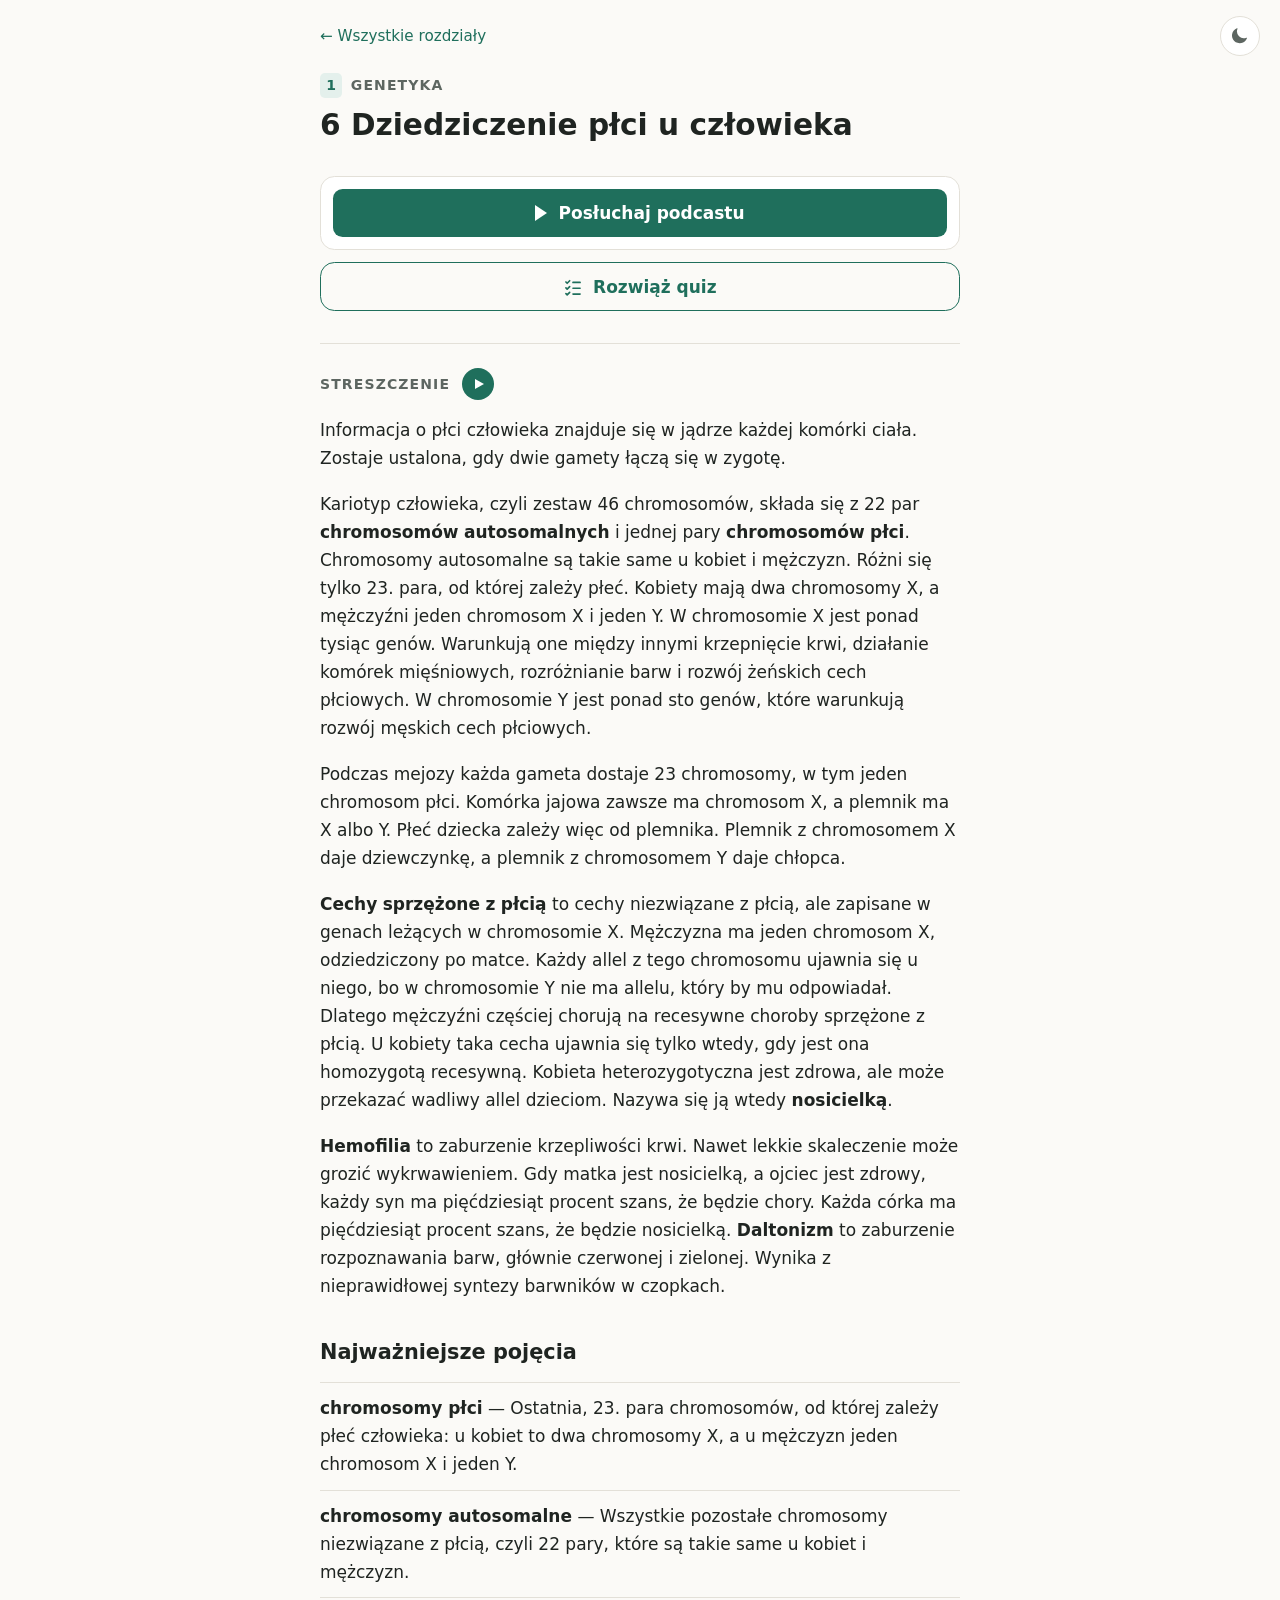
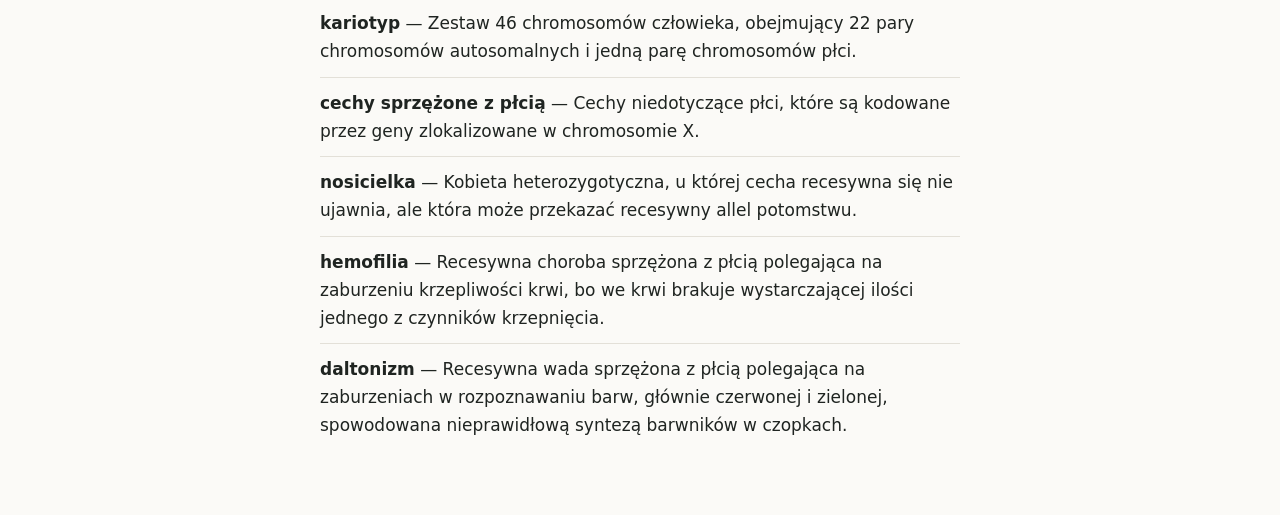
<file: chapters/06/index.html>
<!doctype html>
<html lang="pl">
<head>
<meta charset="utf-8">
<meta name="viewport" content="width=device-width, initial-scale=1">
<title>6 Dziedziczenie płci u człowieka — Biologia</title>
<link rel="stylesheet" href="../../style.css">
<script src="../../theme.js"></script>
<script src="../../player.js" defer></script>
</head>
<body>
<button type="button" class="theme-toggle" aria-pressed="false" aria-label="Przełącz tryb jasny i ciemny" title="Przełącz tryb jasny i ciemny"><svg class="moon" viewBox="0 0 24 24" fill="currentColor" aria-hidden="true"><path d="M20.5 14.6A8.5 8.5 0 0 1 9.4 3.5a.6.6 0 0 0-.8-.7 9.7 9.7 0 1 0 12.6 12.6.6.6 0 0 0-.7-.8z"/></svg><svg class="sun" viewBox="0 0 24 24" fill="none" stroke="currentColor" stroke-width="2" stroke-linecap="round" aria-hidden="true"><circle cx="12" cy="12" r="4" fill="currentColor"/><path d="M12 2.5v2M12 19.5v2M2.5 12h2M19.5 12h2M5.3 5.3l1.4 1.4M17.3 17.3l1.4 1.4M5.3 18.7l1.4-1.4M17.3 6.7l1.4-1.4"/></svg></button>
<nav><a href="../../index.html">← Wszystkie rozdziały</a></nav>
<main>
<header class="chapter">
<p class="part-name"><span class="part-number">1</span>Genetyka</p>
<h1>6 Dziedziczenie płci u człowieka</h1>
</header>
<section class="players">
<div class="player">
<button type="button" aria-pressed="false"><span class="icon" aria-hidden="true"></span><span class="label">Posłuchaj podcastu</span></button>
<input type="range" min="0" max="0" step="1" value="0" aria-label="Pozycja w nagraniu">
<span class="time" aria-live="off"></span>
<audio preload="metadata" src="podcast.m4a"></audio>
</div>
<a class="quiz-link" href="quiz.html"><svg viewBox="0 0 24 24" fill="none" stroke="currentColor" stroke-width="2" stroke-linecap="round" stroke-linejoin="round" aria-hidden="true"><path d="M3.5 6l1.5 1.5L8 4.5M3.5 13l1.5 1.5L8 11.5M3.5 20l1.5 1.5L8 18.5M12 6.5h8.5M12 13.5h8.5M12 20.5h8.5"/></svg><span>Rozwiąż quiz</span></a>
</section>
<article class="summary">
<div class="player compact" data-words="summary-times">
<h2 class="section-label">Streszczenie</h2>
<button type="button" aria-pressed="false" aria-label="Posłuchaj streszczenia" title="Posłuchaj streszczenia"><span class="icon" aria-hidden="true"></span></button>
<span class="time" aria-live="off"></span>
<input type="range" min="0" max="0" step="1" value="0" aria-label="Pozycja w nagraniu">
<audio preload="metadata" src="summary.m4a"></audio>
</div>
<script type="application/json" id="summary-times">[[0,0.72],[0.8,0.88],[0.96,1.28],[1.36,2],[2.08,2.48],[2.56,2.68],[2.72,2.76],[2.8,3.2],[3.28,3.68],[3.76,4.16],[4.24,5.04],[5.12,5.52],[5.64,6.24],[6.28,6.48],[6.56,6.72],[6.8,7.36],[7.44,7.84],[7.92,8.027],[8.053,8.08],[8.16,8.96],[9.28,9.76],[9.84,10.56],[10.64,10.8],[10.88,11.28],[11.36,11.92],[12,13.36],[13.44,13.68],[13.76,13.947],[13.973,14],[14.08,14.56],[14.64,15.04],[15.12,15.76],[15.92,16.8],[17.12,17.2],[17.36,17.68],[17.76,18],[18.12,18.64],[18.8,19.6],[19.92,20.48],[20.56,21.28],[21.36,21.6],[21.653,21.92],[22.04,22.16],[22.24,22.32],[22.4,22.72],[22.76,22.8],[22.84,23.76],[24,24.24],[24.32,24.44],[24.48,24.64],[24.72,25.2],[25.28,26.24],[26.32,26.4],[26.48,26.8],[26.84,27.12],[27.28,27.96],[28.24,28.72],[28.8,29.04],[29.12,29.28],[29.36,30],[30.08,30.64],[30.72,30.76],[30.8,31.44],[31.68,31.92],[32,32.48],[32.64,32.88],[33.12,33.2],[33.28,33.52],[33.68,34.44],[34.72,34.8],[34.92,35.36],[35.6,35.84],[35.92,36.08],[36.16,36.4],[36.56,36.96],[37.04,37.76],[38,38.64],[38.76,38.88],[38.96,39.24],[39.28,39.68],[39.76,40.32],[40.4,41.12],[41.2,41.6],[41.68,42],[42.08,43.12],[43.2,43.84],[43.92,44.32],[44.56,44.64],[44.72,45.12],[45.2,45.6],[45.68,45.92],[46,46.72],[47.28,47.36],[47.48,47.92],[48.16,48.56],[48.64,48.8],[48.88,49.2],[49.28,49.44],[49.52,50.16],[50.24,50.48],[50.56,51.04],[51.12,51.52],[51.56,52],[52.08,52.32],[52.4,53.12],[53.68,54.08],[54.16,54.8],[54.96,55.28],[55.36,55.76],[55.8,56.16],[56.24,56.96],[57.04,58],[58.04,58.08],[58.16,58.32],[58.4,58.64],[58.8,59.28],[59.44,60.24],[60.56,60.96],[61.04,61.52],[61.68,62.08],[62.12,62.16],[62.24,62.72],[62.88,63.52],[63.56,63.6],[63.68,64.16],[64.24,64.32],[64.56,64.8],[65.04,65.28],[65.44,65.92],[66.48,66.72],[66.8,67.28],[67.36,67.76],[67.84,68],[68.08,68.16],[68.24,69.12],[69.44,69.84],[69.88,69.92],[70.04,70.56],[70.72,71.04],[71.12,71.28],[71.36,72.32],[72.4,72.44],[72.48,72.88],[72.92,72.96],[73.04,73.52],[73.68,74.16],[74.32,74.56],[74.64,75.2],[75.92,76.16],[76.24,76.8],[76.84,76.88],[76.96,77.52],[77.6,77.76],[77.84,78.08],[78.16,78.8],[78.88,78.96],[79.04,79.76],[79.84,80],[80.08,80.56],[80.64,80.72],[80.8,81.12],[81.2,81.6],[81.68,81.76],[81.84,82.32],[82.56,83.2],[83.52,84.24],[84.32,84.4],[84.56,84.8],[84.88,85.36],[85.52,85.92],[86,86.56],[86.64,86.72],[86.88,87.28],[87.92,88.24],[88.4,88.8],[88.84,88.88],[88.96,89.12],[89.24,89.84],[90,90.4],[90.48,90.6],[90.64,90.72],[90.8,91.36],[91.44,91.52],[91.56,91.6],[91.68,92.16],[92.32,92.8],[92.96,93.04],[93.12,93.2],[93.28,93.8],[93.84,94.08],[94.16,94.24],[94.28,94.32],[94.4,95.44],[95.76,96.16],[96.2,96.8],[96.96,97.44],[97.52,97.84],[97.92,98],[98.08,98.64],[98.72,99.04],[99.12,99.68],[99.72,99.76],[99.84,100.64],[100.96,101.04],[101.12,101.68],[101.76,102],[102.08,102.4],[102.48,102.84],[102.88,103.12],[103.16,103.36],[103.44,104.16],[104.2,104.32],[104.4,104.56],[104.64,104.8],[104.96,105.68],[105.76,106.56],[107.2,107.6],[107.68,108.8],[108.88,109.04],[109.12,110],[110.08,110.16],[110.32,110.56],[110.6,111.08],[111.12,111.6],[111.68,112],[112.08,112.8],[113.04,113.36],[113.44,113.56],[113.6,113.68],[113.76,114.08],[114.32,115.56],[115.92,116.64],[116.72,116.88],[116.92,117.44],[117.48,118.16],[118.24,118.88],[119.2,119.44],[119.6,119.92],[120,120.64],[120.72,120.96],[121.04,121.4],[121.44,122.56],[122.88,123.04],[123.16,123.36],[123.44,123.6],[123.72,124.56],[124.6,124.64],[124.72,125.12],[125.2,125.28],[125.36,126.24],[126.32,126.64],[126.72,126.88],[126.96,127.04],[127.2,127.68],[127.76,128.16],[128.24,128.64],[128.72,128.8],[128.88,129.12],[129.2,129.6],[130.16,130.48],[130.56,130.96],[131.04,131.12],[131.28,131.76],[131.84,132.16],[132.24,132.8],[132.84,132.88],[132.96,133.2],[133.28,134.44],[134.8,135.6],[135.68,135.76],[135.8,136.32],[136.44,137.12],[137.2,137.76],[137.84,138.16],[138.24,138.8],[138.88,138.92],[138.96,139.84],[140.16,140.48],[140.56,140.64],[140.72,141.36],[141.44,141.92],[142,142.48],[142.56,142.64],[142.72,143.44]]</script>
<p><span class="w">Informacja</span> <span class="w">o</span> <span class="w">płci</span> <span class="w">człowieka</span> <span class="w">znajduje</span> <span class="w">się</span> <span class="w">w</span> <span class="w">jądrze</span> <span class="w">każdej</span> <span class="w">komórki</span> <span class="w">ciała.</span> <span class="w">Zostaje</span> <span class="w">ustalona,</span> <span class="w">gdy</span> <span class="w">dwie</span> <span class="w">gamety</span> <span class="w">łączą</span> <span class="w">się</span> <span class="w">w</span> <span class="w">zygotę.</span></p>
<p><span class="w">Kariotyp</span> <span class="w">człowieka,</span> <span class="w">czyli</span> <span class="w">zestaw</span> <span class="w">46</span> <span class="w">chromosomów,</span> <span class="w">składa</span> <span class="w">się</span> <span class="w">z</span> <span class="w">22</span> <span class="w">par</span> <span class="w"><strong>chromosomów</strong></span> <span class="w"><strong>autosomalnych</strong></span> <span class="w">i</span> <span class="w">jednej</span> <span class="w">pary</span> <span class="w"><strong>chromosomów</strong></span> <span class="w"><strong>płci</strong>.</span> <span class="w">Chromosomy</span> <span class="w">autosomalne</span> <span class="w">są</span> <span class="w">takie</span> <span class="w">same</span> <span class="w">u</span> <span class="w">kobiet</span> <span class="w">i</span> <span class="w">mężczyzn.</span> <span class="w">Różni</span> <span class="w">się</span> <span class="w">tylko</span> <span class="w">23.</span> <span class="w">para,</span> <span class="w">od</span> <span class="w">której</span> <span class="w">zależy</span> <span class="w">płeć.</span> <span class="w">Kobiety</span> <span class="w">mają</span> <span class="w">dwa</span> <span class="w">chromosomy</span> <span class="w">X,</span> <span class="w">a</span> <span class="w">mężczyźni</span> <span class="w">jeden</span> <span class="w">chromosom</span> <span class="w">X</span> <span class="w">i</span> <span class="w">jeden</span> <span class="w">Y.</span> <span class="w">W</span> <span class="w">chromosomie</span> <span class="w">X</span> <span class="w">jest</span> <span class="w">ponad</span> <span class="w">tysiąc</span> <span class="w">genów.</span> <span class="w">Warunkują</span> <span class="w">one</span> <span class="w">między</span> <span class="w">innymi</span> <span class="w">krzepnięcie</span> <span class="w">krwi,</span> <span class="w">działanie</span> <span class="w">komórek</span> <span class="w">mięśniowych,</span> <span class="w">rozróżnianie</span> <span class="w">barw</span> <span class="w">i</span> <span class="w">rozwój</span> <span class="w">żeńskich</span> <span class="w">cech</span> <span class="w">płciowych.</span> <span class="w">W</span> <span class="w">chromosomie</span> <span class="w">Y</span> <span class="w">jest</span> <span class="w">ponad</span> <span class="w">sto</span> <span class="w">genów,</span> <span class="w">które</span> <span class="w">warunkują</span> <span class="w">rozwój</span> <span class="w">męskich</span> <span class="w">cech</span> <span class="w">płciowych.</span></p>
<p><span class="w">Podczas</span> <span class="w">mejozy</span> <span class="w">każda</span> <span class="w">gameta</span> <span class="w">dostaje</span> <span class="w">23</span> <span class="w">chromosomy,</span> <span class="w">w</span> <span class="w">tym</span> <span class="w">jeden</span> <span class="w">chromosom</span> <span class="w">płci.</span> <span class="w">Komórka</span> <span class="w">jajowa</span> <span class="w">zawsze</span> <span class="w">ma</span> <span class="w">chromosom</span> <span class="w">X,</span> <span class="w">a</span> <span class="w">plemnik</span> <span class="w">ma</span> <span class="w">X</span> <span class="w">albo</span> <span class="w">Y.</span> <span class="w">Płeć</span> <span class="w">dziecka</span> <span class="w">zależy</span> <span class="w">więc</span> <span class="w">od</span> <span class="w">plemnika.</span> <span class="w">Plemnik</span> <span class="w">z</span> <span class="w">chromosomem</span> <span class="w">X</span> <span class="w">daje</span> <span class="w">dziewczynkę,</span> <span class="w">a</span> <span class="w">plemnik</span> <span class="w">z</span> <span class="w">chromosomem</span> <span class="w">Y</span> <span class="w">daje</span> <span class="w">chłopca.</span></p>
<p><span class="w"><strong>Cechy</strong></span> <span class="w"><strong>sprzężone</strong></span> <span class="w"><strong>z</strong></span> <span class="w"><strong>płcią</strong></span> <span class="w">to</span> <span class="w">cechy</span> <span class="w">niezwiązane</span> <span class="w">z</span> <span class="w">płcią,</span> <span class="w">ale</span> <span class="w">zapisane</span> <span class="w">w</span> <span class="w">genach</span> <span class="w">leżących</span> <span class="w">w</span> <span class="w">chromosomie</span> <span class="w">X.</span> <span class="w">Mężczyzna</span> <span class="w">ma</span> <span class="w">jeden</span> <span class="w">chromosom</span> <span class="w">X,</span> <span class="w">odziedziczony</span> <span class="w">po</span> <span class="w">matce.</span> <span class="w">Każdy</span> <span class="w">allel</span> <span class="w">z</span> <span class="w">tego</span> <span class="w">chromosomu</span> <span class="w">ujawnia</span> <span class="w">się</span> <span class="w">u</span> <span class="w">niego,</span> <span class="w">bo</span> <span class="w">w</span> <span class="w">chromosomie</span> <span class="w">Y</span> <span class="w">nie</span> <span class="w">ma</span> <span class="w">allelu,</span> <span class="w">który</span> <span class="w">by</span> <span class="w">mu</span> <span class="w">odpowiadał.</span> <span class="w">Dlatego</span> <span class="w">mężczyźni</span> <span class="w">częściej</span> <span class="w">chorują</span> <span class="w">na</span> <span class="w">recesywne</span> <span class="w">choroby</span> <span class="w">sprzężone</span> <span class="w">z</span> <span class="w">płcią.</span> <span class="w">U</span> <span class="w">kobiety</span> <span class="w">taka</span> <span class="w">cecha</span> <span class="w">ujawnia</span> <span class="w">się</span> <span class="w">tylko</span> <span class="w">wtedy,</span> <span class="w">gdy</span> <span class="w">jest</span> <span class="w">ona</span> <span class="w">homozygotą</span> <span class="w">recesywną.</span> <span class="w">Kobieta</span> <span class="w">heterozygotyczna</span> <span class="w">jest</span> <span class="w">zdrowa,</span> <span class="w">ale</span> <span class="w">może</span> <span class="w">przekazać</span> <span class="w">wadliwy</span> <span class="w">allel</span> <span class="w">dzieciom.</span> <span class="w">Nazywa</span> <span class="w">się</span> <span class="w">ją</span> <span class="w">wtedy</span> <span class="w"><strong>nosicielką</strong>.</span></p>
<p><span class="w"><strong>Hemofilia</strong></span> <span class="w">to</span> <span class="w">zaburzenie</span> <span class="w">krzepliwości</span> <span class="w">krwi.</span> <span class="w">Nawet</span> <span class="w">lekkie</span> <span class="w">skaleczenie</span> <span class="w">może</span> <span class="w">grozić</span> <span class="w">wykrwawieniem.</span> <span class="w">Gdy</span> <span class="w">matka</span> <span class="w">jest</span> <span class="w">nosicielką,</span> <span class="w">a</span> <span class="w">ojciec</span> <span class="w">jest</span> <span class="w">zdrowy,</span> <span class="w">każdy</span> <span class="w">syn</span> <span class="w">ma</span> <span class="w">pięćdziesiąt</span> <span class="w">procent</span> <span class="w">szans,</span> <span class="w">że</span> <span class="w">będzie</span> <span class="w">chory.</span> <span class="w">Każda</span> <span class="w">córka</span> <span class="w">ma</span> <span class="w">pięćdziesiąt</span> <span class="w">procent</span> <span class="w">szans,</span> <span class="w">że</span> <span class="w">będzie</span> <span class="w">nosicielką.</span> <span class="w"><strong>Daltonizm</strong></span> <span class="w">to</span> <span class="w">zaburzenie</span> <span class="w">rozpoznawania</span> <span class="w">barw,</span> <span class="w">głównie</span> <span class="w">czerwonej</span> <span class="w">i</span> <span class="w">zielonej.</span> <span class="w">Wynika</span> <span class="w">z</span> <span class="w">nieprawidłowej</span> <span class="w">syntezy</span> <span class="w">barwników</span> <span class="w">w</span> <span class="w">czopkach.</span></p>
<h2>Najważniejsze pojęcia</h2>
<ul>
<li><strong>chromosomy płci</strong> — Ostatnia, 23. para chromosomów, od której zależy płeć człowieka: u kobiet to dwa chromosomy X, a u mężczyzn jeden chromosom X i jeden Y.</li>
<li><strong>chromosomy autosomalne</strong> — Wszystkie pozostałe chromosomy niezwiązane z płcią, czyli 22 pary, które są takie same u kobiet i mężczyzn.</li>
<li><strong>kariotyp</strong> — Zestaw 46 chromosomów człowieka, obejmujący 22 pary chromosomów autosomalnych i jedną parę chromosomów płci.</li>
<li><strong>cechy sprzężone z płcią</strong> — Cechy niedotyczące płci, które są kodowane przez geny zlokalizowane w chromosomie X.</li>
<li><strong>nosicielka</strong> — Kobieta heterozygotyczna, u której cecha recesywna się nie ujawnia, ale która może przekazać recesywny allel potomstwu.</li>
<li><strong>hemofilia</strong> — Recesywna choroba sprzężona z płcią polegająca na zaburzeniu krzepliwości krwi, bo we krwi brakuje wystarczającej ilości jednego z czynników krzepnięcia.</li>
<li><strong>daltonizm</strong> — Recesywna wada sprzężona z płcią polegająca na zaburzeniach w rozpoznawaniu barw, głównie czerwonej i zielonej, spowodowana nieprawidłową syntezą barwników w czopkach.</li>
</ul>
</article>
</main>
</body>
</html>
</file>
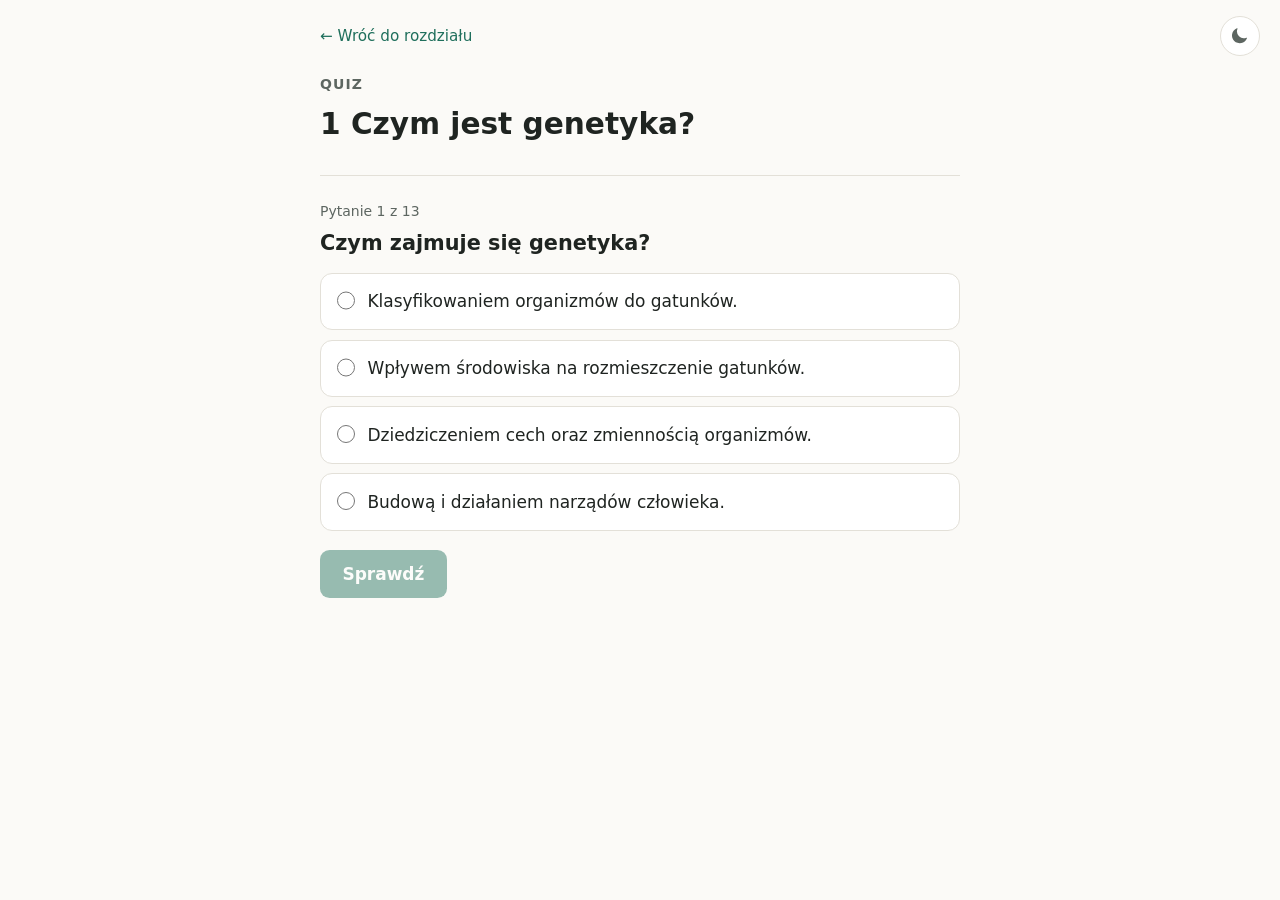
<file: chapters/01/quiz.html>
<!doctype html>
<html lang="pl">
<head>
<meta charset="utf-8">
<meta name="viewport" content="width=device-width, initial-scale=1">
<title>Quiz — 1 Czym jest genetyka? — Biologia</title>
<link rel="stylesheet" href="../../style.css">
<script src="../../theme.js"></script>
<script src="../../quiz.js" defer></script>
</head>
<body>
<button type="button" class="theme-toggle" aria-pressed="false" aria-label="Przełącz tryb jasny i ciemny" title="Przełącz tryb jasny i ciemny"><svg class="moon" viewBox="0 0 24 24" fill="currentColor" aria-hidden="true"><path d="M20.5 14.6A8.5 8.5 0 0 1 9.4 3.5a.6.6 0 0 0-.8-.7 9.7 9.7 0 1 0 12.6 12.6.6.6 0 0 0-.7-.8z"/></svg><svg class="sun" viewBox="0 0 24 24" fill="none" stroke="currentColor" stroke-width="2" stroke-linecap="round" aria-hidden="true"><circle cx="12" cy="12" r="4" fill="currentColor"/><path d="M12 2.5v2M12 19.5v2M2.5 12h2M19.5 12h2M5.3 5.3l1.4 1.4M17.3 17.3l1.4 1.4M5.3 18.7l1.4-1.4M17.3 6.7l1.4-1.4"/></svg></button>
<nav><a href="index.html">← Wróć do rozdziału</a></nav>
<main>
<header class="chapter">
<p class="quiz-label">Quiz</p>
<h1>1 Czym jest genetyka?</h1>
</header>
<div id="quiz"></div>
<noscript><p>Quiz wymaga włączonej obsługi JavaScript w przeglądarce.</p></noscript>
<script type="application/json" id="quiz-data">{"questions":[{"answers":[{"c":false,"t":"Budową i działaniem narządów człowieka."},{"c":true,"t":"Dziedziczeniem cech oraz zmiennością organizmów."},{"c":false,"t":"Wpływem środowiska na rozmieszczenie gatunków."},{"c":false,"t":"Klasyfikowaniem organizmów do gatunków."}],"e":"Genetyka to nauka zajmująca się dziedziczeniem cech oraz zmiennością organizmów. Pozostałe odpowiedzi opisują inne zagadnienia biologii, a nie przekazywanie cech i różnice między osobnikami.","multiple":false,"q":"Czym zajmuje się genetyka?"},{"answers":[{"c":true,"t":"Kolor skóry."},{"c":true,"t":"Umiejętność zwijania języka w rurkę."},{"c":false,"t":"Umiejętność czytania."},{"c":true,"t":"Rysy twarzy."}],"e":"Kolor skóry, rysy twarzy i umiejętność zwijania języka w rurkę odziedziczyliśmy po rodzicach, więc są cechami dziedzicznymi. Umiejętność czytania nabywamy w ciągu życia, dlatego jest cechą niedziedziczną.","multiple":true,"q":"Zaznacz wszystkie cechy, które rozdział podaje jako cechy dziedziczne."},{"answers":[{"c":false,"t":"Bo blizna to cecha gatunkowa człowieka."},{"c":false,"t":"Bo blizny przekazują dzieciom tylko matki."},{"c":true,"t":"Bo to cecha nabyta w ciągu życia pod wpływem środowiska."},{"c":false,"t":"Bo blizna jest zapisana w DNA tylko u dorosłych."}],"e":"Blizna jest cechą niedziedziczną: powstała w ciągu życia, gdy na organizm zadziałały czynniki środowiska. Takich cech nie przekazuje się potomstwu.","multiple":false,"q":"Tomek ma bliznę na kolanie po upadku z roweru. Dlaczego jego przyszłe dzieci nie odziedziczą tej blizny?"},{"answers":[{"c":false,"t":"Kolor oczu."},{"c":false,"t":"Brzmienie głosu."},{"c":false,"t":"Określony wzrost."},{"c":true,"t":"Wyprostowana postawa ciała."}],"e":"Wyprostowana postawa ciała, podobnie jak dwunożność i zdolność mowy, jest wspólna dla wszystkich ludzi z gatunku \u003cem>Homo sapiens\u003c/em>. Kolor oczu, wzrost i brzmienie głosu to cechy indywidualne, które odróżniają ludzi od siebie.","multiple":false,"q":"Która z poniższych cech jest cechą gatunkową człowieka, a nie cechą indywidualną?"},{"answers":[{"c":false,"t":"Zmiany wyglądu jednego osobnika w ciągu jego życia."},{"c":true,"t":"Występowanie różnic między osobnikami tego samego gatunku."},{"c":false,"t":"Powstawanie nowych gatunków z gatunków dawniejszych."},{"c":false,"t":"Różnice między organizmami należącymi do różnych gatunków."}],"e":"Zmienność to występowanie różnic między osobnikami tego samego gatunku. Nie chodzi o różnice między różnymi gatunkami ani o zmiany jednego osobnika z wiekiem.","multiple":false,"q":"Co w genetyce oznacza termin „zmienność”?"},{"answers":[{"c":false,"t":"Wyłącznie wpływ środowiska."},{"c":false,"t":"Wyłącznie rozmnażanie płciowe."},{"c":true,"t":"Rozmnażanie płciowe oraz wpływ środowiska."},{"c":false,"t":"Wyłącznie modyfikacje genetyczne."}],"e":"Zmienność wynika zarówno z rozmnażania płciowego, dzięki któremu potomstwo dziedziczy cechy po rodzicach, jak i z wpływu środowiska. Żaden z tych czynników nie działa sam.","multiple":false,"q":"Co według rozdziału jest źródłem zmienności organizmów?"},{"answers":[{"c":true,"t":"Że odpowiada za nie DNA, związek chemiczny obecny w jądrze komórkowym."},{"c":false,"t":"Że odpowiada za nie krew, która płynie od matki do dziecka."},{"c":false,"t":"Że cechy dziedziczne przekazuje się tylko w linii ojca."},{"c":false,"t":"Że odpowiadają za nie linie papilarne na opuszkach palców."}],"e":"W połowie XX wieku odkryto, że za przekazywanie cech dziedzicznych odpowiada kwas deoksyrybonukleinowy (DNA) znajdujący się w jądrze komórkowym. To odkrycie było przełomowe i umożliwiło kolejne odkrycia w wielu dziedzinach.","multiple":false,"q":"Co odkryto w połowie XX wieku na temat przekazywania cech dziedzicznych?"},{"answers":[{"c":false,"t":"Pozwala zmienić kolor oczu przed narodzinami dziecka."},{"c":true,"t":"Pozwala sprawdzić podatność na niektóre choroby, np. nowotworowe."},{"c":false,"t":"Pozwala usunąć blizny, które powstały w ciągu życia."},{"c":false,"t":"Pozwala ustalić wiek kości znalezionych w ziemi."}],"e":"Analiza DNA pozwala stwierdzić, czy dana osoba jest podatna na niektóre choroby, np. nowotworowe. Dzięki temu ta osoba może zmienić tryb życia, aby zmniejszyć ryzyko zachorowania.","multiple":false,"q":"Jak według rozdziału analiza DNA może pomóc w medycynie?"},{"answers":[{"c":false,"t":"Badać DNA tylko u organizmów, które obecnie żyją."},{"c":false,"t":"Ożywiać osobniki wymarłe tysiące lat temu."},{"c":true,"t":"Badać kopalne DNA osobników wymarłych setki lub tysiące lat temu."},{"c":false,"t":"Ustalać sprawców przestępstw na podstawie śladów krwi."}],"e":"Do niedawna można było badać tylko materiał genetyczny żyjących organizmów. Dziś bada się też kopalne DNA osobników wymarłych dawno temu, co daje informacje np. o cechach ludzi pierwotnych. Ustalanie sprawców przestępstw należy do kryminalistyki, nie do archeologii.","multiple":false,"q":"Czego nowego mogą dziś dokonywać badacze w archeologii dzięki genetyce?"},{"answers":[{"c":true,"t":"Włos."},{"c":true,"t":"Ślina."},{"c":true,"t":"Plama krwi."},{"c":false,"t":"Odbicie linii papilarnych z opuszka palca."}],"e":"Włos, ślina i plama krwi zawierają komórki, z których naukowcy uzyskują materiał genetyczny. Mimo swojej nazwy genetyczny odcisk palca nie wymaga linii papilarnych z opuszka.","multiple":true,"q":"Zaznacz wszystkie ślady, które według rozdziału wystarczą do wykonania „genetycznego odcisku palca”."},{"answers":[{"c":false,"t":"Wprowadza do krów modyfikacje genetyczne."},{"c":false,"t":"Wywołuje u krów cechy niedziedziczne."},{"c":true,"t":"Dobiera do rozrodu wartościowe osobniki, intuicyjnie korzystając z genetyki."},{"c":false,"t":"Krzyżuje ze sobą osobniki dwóch różnych gatunków."}],"e":"Od tysięcy lat ludzie obserwowali zwierzęta i dopuszczali do rozrodu tylko osobniki wartościowe dla hodowli, np. mleczne krowy. W ten sposób intuicyjnie wykorzystywali genetykę. To nie jest modyfikacja genetyczna ani krzyżowanie różnych gatunków.","multiple":false,"q":"Rolnik pozwala rozmnażać się tylko krowom, które dają najwięcej mleka. Co w ten sposób robi?"},{"answers":[{"c":true,"t":"Skrzyżował ze sobą rośliny dwóch różnych gatunków: pszenicę i żyto."},{"c":false,"t":"Wybierał do uprawy tylko najwyższe rośliny pszenicy."},{"c":false,"t":"Badał kopalne DNA dawnych zbóż."},{"c":false,"t":"Hodował żyto w specjalnych warunkach środowiska."}],"e":"Pszenżyto powstało ze skrzyżowania pszenicy i żyta, czyli roślin należących do różnych gatunków. Dlatego to zboże ma cechy zarówno pszenicy, jak i żyta.","multiple":false,"q":"W jaki sposób człowiek otrzymał pszenżyto?"},{"answers":[{"c":false,"t":"Wyłącznie wybieranie najlepszych roślin do dalszej uprawy."},{"c":true,"t":"Wyhodowanie roślin o zupełnie nowych cechach, np. pomidorów dłużej zachowujących świeżość."},{"c":false,"t":"Przekazywanie roślinom cech niedziedzicznych nabytych w ciągu życia."},{"c":false,"t":"Badanie, czy rośliny są podatne na choroby nowotworowe."}],"e":"Dzięki modyfikacjom genetycznym można wyhodować rośliny o zupełnie nowych cechach, np. pomidory, których owoce dłużej zachowują świeżość, albo kukurydzę o kolorowych, ozdobnych kolbach. Samo wybieranie najlepszych roślin to dawna, intuicyjna metoda, a nie modyfikacja genetyczna.","multiple":false,"q":"Co według rozdziału umożliwiają dziś modyfikacje genetyczne w uprawie roślin?"}],"text":{"again":"Spróbuj jeszcze raz","backToChapter":"Wróć do rozdziału","check":"Sprawdź","correct":"Dobrze!","next":"Następne pytanie","progress":"Pytanie {number} z {total}","score":"{score} / {total}","scoreLabel":"Twój wynik","seeResult":"Zobacz wynik","selectAll":"Zaznacz wszystkie poprawne odpowiedzi.","wrong":"Nie tym razem."}}</script>
</main>
</body>
</html>
</file>
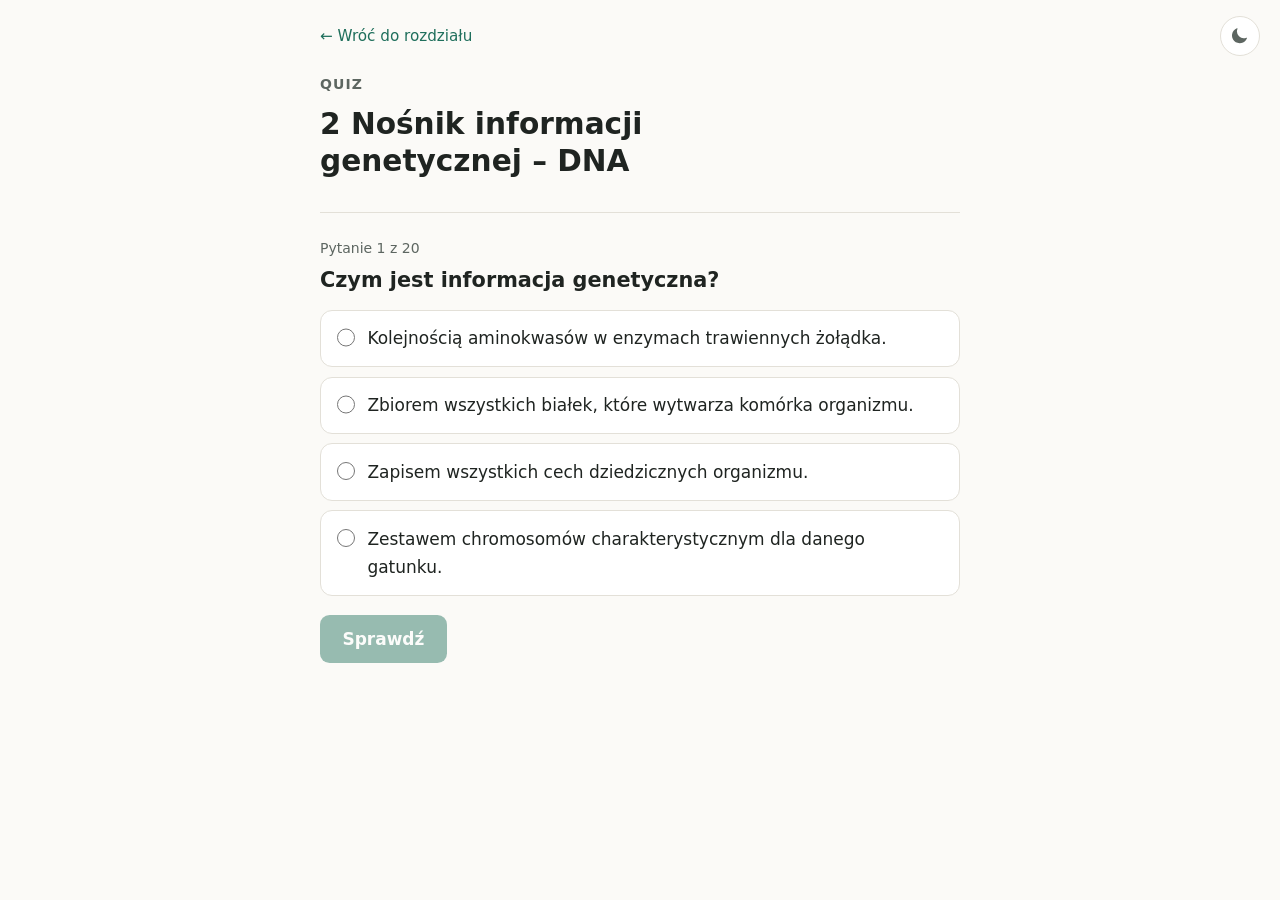
<file: chapters/02/quiz.html>
<!doctype html>
<html lang="pl">
<head>
<meta charset="utf-8">
<meta name="viewport" content="width=device-width, initial-scale=1">
<title>Quiz — 2 Nośnik informacji genetycznej – DNA — Biologia</title>
<link rel="stylesheet" href="../../style.css">
<script src="../../theme.js"></script>
<script src="../../quiz.js" defer></script>
</head>
<body>
<button type="button" class="theme-toggle" aria-pressed="false" aria-label="Przełącz tryb jasny i ciemny" title="Przełącz tryb jasny i ciemny"><svg class="moon" viewBox="0 0 24 24" fill="currentColor" aria-hidden="true"><path d="M20.5 14.6A8.5 8.5 0 0 1 9.4 3.5a.6.6 0 0 0-.8-.7 9.7 9.7 0 1 0 12.6 12.6.6.6 0 0 0-.7-.8z"/></svg><svg class="sun" viewBox="0 0 24 24" fill="none" stroke="currentColor" stroke-width="2" stroke-linecap="round" aria-hidden="true"><circle cx="12" cy="12" r="4" fill="currentColor"/><path d="M12 2.5v2M12 19.5v2M2.5 12h2M19.5 12h2M5.3 5.3l1.4 1.4M17.3 17.3l1.4 1.4M5.3 18.7l1.4-1.4M17.3 6.7l1.4-1.4"/></svg></button>
<nav><a href="index.html">← Wróć do rozdziału</a></nav>
<main>
<header class="chapter">
<p class="quiz-label">Quiz</p>
<h1>2 Nośnik informacji genetycznej – DNA</h1>
</header>
<div id="quiz"></div>
<noscript><p>Quiz wymaga włączonej obsługi JavaScript w przeglądarce.</p></noscript>
<script type="application/json" id="quiz-data">{"questions":[{"answers":[{"c":false,"t":"Zbiorem wszystkich białek, które wytwarza komórka organizmu."},{"c":true,"t":"Zapisem wszystkich cech dziedzicznych organizmu."},{"c":false,"t":"Zestawem chromosomów charakterystycznym dla danego gatunku."},{"c":false,"t":"Kolejnością aminokwasów w enzymach trawiennych żołądka."}],"e":"Informacja genetyczna to zapis wszystkich cech dziedzicznych organizmu, a jej nośnikiem jest DNA. Zestaw chromosomów charakterystyczny dla gatunku to kariotyp, a nie informacja genetyczna.","multiple":false,"q":"Czym jest informacja genetyczna?"},{"answers":[{"c":false,"t":"Całą cząsteczkę DNA zawartą w jądrze komórkowym."},{"c":false,"t":"Pojedynczy nukleotyd zawierający jedną zasadę azotową."},{"c":true,"t":"Odcinek DNA zawierający informację o budowie białka."},{"c":false,"t":"Połówkę chromosomu połączoną z drugą centromerem."}],"e":"Gen to odcinek DNA, który zawiera informację o budowie białka, np. aktyny, miozyny albo enzymu trawiennego. Jedna cząsteczka DNA zawiera wiele różnych genów, dlatego gen nie jest całą cząsteczką DNA. Połówka chromosomu to chromatyda.","multiple":false,"q":"Co według podręcznika oznacza termin „gen”?"},{"answers":[{"c":false,"t":"Geny stanowią 98% DNA, a pozostałe 2% nie ma żadnej funkcji."},{"c":false,"t":"Całe DNA składa się z genów, z których każdy koduje jedno białko."},{"c":false,"t":"Geny stanowią połowę DNA, a druga połowa reguluje ich odczytywanie."},{"c":true,"t":"Geny stanowią około 2% DNA, a część pozostałych odcinków reguluje odczytywanie genów."}],"e":"Geny to jedynie 2% całego DNA. Pozostałe 98% nie koduje cech. Część tych odcinków reguluje odczytywanie informacji z genów, a funkcje niektórych fragmentów wciąż nie są znane.","multiple":false,"q":"Które zdanie poprawnie opisuje udział genów w całym DNA?"},{"answers":[{"c":true,"t":"W genach zapisana jest budowa enzymów, które wytwarzają melaniny nadające kolor skórze."},{"c":false,"t":"Melaniny są odcinkami DNA, które bezpośrednio barwią skórę."},{"c":false,"t":"Kolor skóry zależy od liczby chromosomów w komórkach skóry."},{"c":false,"t":"Barwniki skóry powstają z niekodujących 98% DNA, a nie z genów."}],"e":"Zgodnie ze schematem gen → białko → cecha w genach zapisana jest budowa enzymów odpowiedzialnych za wytwarzanie melanin. Melaniny to barwniki nadające kolor skórze, włosom i tęczówkom. Same melaniny nie są odcinkami DNA.","multiple":false,"q":"Dwie osoby różnią się kolorem skóry. Jak, zgodnie z podręcznikiem, ta różnica wiąże się z ich genami?"},{"answers":[{"c":true,"t":"Deoksyryboza."},{"c":true,"t":"Reszta kwasu fosforowego."},{"c":true,"t":"Zasada azotowa."},{"c":false,"t":"Ryboza."}],"e":"Nukleotyd DNA tworzą: cukier deoksyryboza, reszta kwasu fosforowego i jedna z czterech zasad azotowych (A, T, C lub G). Ryboza występuje w nukleotydach RNA, a nie DNA.","multiple":true,"q":"Zaznacz wszystkie składniki, które budują pojedynczy nukleotyd DNA."},{"answers":[{"c":false,"t":"Składa się z dwóch chromatyd połączonych centromerem."},{"c":true,"t":"Składa się z dwóch nici ułożonych równolegle i spiralnie skręconych wokół wspólnej osi."},{"c":false,"t":"Jest to jedna nić zwinięta dwukrotnie wokół białek."},{"c":false,"t":"Zawiera dwa rodzaje cukru: deoksyrybozę i rybozę."}],"e":"Podwójna helisa to dwie nici DNA ułożone równolegle i spiralnie skręcone wokół wspólnej osi. Dwie chromatydy połączone centromerem to opis chromosomu w dzielącej się komórce, a nie helisy.","multiple":false,"q":"Co oznacza, że cząsteczka DNA ma postać podwójnej helisy?"},{"answers":[{"c":false,"t":"Liczbą nukleotydów w jednym genie."},{"c":false,"t":"Sposobem zwinięcia DNA wokół białek."},{"c":true,"t":"Ściśle określoną kolejnością nukleotydów w nici DNA."},{"c":false,"t":"Kolejnością etapów replikacji DNA."}],"e":"Nukleotydy w nici DNA są połączone w ściśle określonej kolejności, którą nazywamy sekwencją DNA. Od tej sekwencji zależą cechy organizmu.","multiple":false,"q":"Czym jest sekwencja DNA?"},{"answers":[{"c":false,"t":"ATTGACG"},{"c":false,"t":"GCCATGA"},{"c":false,"t":"TAAGTCG"},{"c":true,"t":"TAACTGC"}],"e":"Zgodnie z zasadą komplementarności adenina łączy się zawsze z tyminą, a cytozyna z guaniną. Dlatego naprzeciw A–T–T–G–A–C–G leżą T–A–A–C–T–G–C. Sekwencja jednej nici wyznacza więc sekwencję drugiej.","multiple":false,"q":"Jedna nić DNA ma sekwencję ATTGACG. Jaka jest sekwencja nici leżącej naprzeciw niej?"},{"answers":[{"c":false,"t":"W rybosomach."},{"c":true,"t":"W jądrze komórkowym."},{"c":false,"t":"W błonie komórkowej."},{"c":false,"t":"Wyłącznie w cytoplazmie."}],"e":"DNA znajduje się w jądrze komórkowym, które kieruje wszystkimi procesami zachodzącymi w komórce. Rybosomy są budowane przez rRNA i łączą aminokwasy w białka.","multiple":false,"q":"Gdzie w komórce znajduje się DNA?"},{"answers":[{"c":false,"t":"Ponieważ bez upakowania nukleotydy oddzieliłyby się od siebie."},{"c":false,"t":"Ponieważ tylko upakowane DNA zawiera geny."},{"c":true,"t":"Ponieważ w jednej komórce człowieka jest łącznie ponad dwa metry nici DNA, a jądro jest niewielkie."},{"c":false,"t":"Ponieważ upakowanie zamienia DNA w RNA potrzebne do wytwarzania białek."}],"e":"W jednej komórce człowieka znajdują się łącznie ponad dwa metry nici DNA. Aby zmieściły się w małym jądrze komórkowym, muszą być zwinięte, czyli upakowane.","multiple":false,"q":"Dlaczego DNA w jądrze komórkowym musi być upakowane?"},{"answers":[{"c":false,"t":"Centromer."},{"c":false,"t":"Kariotyp."},{"c":false,"t":"Nukleotyd."},{"c":true,"t":"Chromatyna."}],"e":"DNA w połączeniu z białkami nosi nazwę chromatyny. Najbardziej upakowaną postacią chromatyny jest chromosom. Centromer to tylko miejsce połączenia chromatyd.","multiple":false,"q":"Jak nazywa się DNA połączone z białkami, które pomagają je zwinąć w grube włókno?"},{"answers":[{"c":false,"t":"Przez cały czas życia komórki."},{"c":true,"t":"Jedynie wtedy, gdy komórka się dzieli."},{"c":false,"t":"Tylko w momencie zapłodnienia."},{"c":false,"t":"Tylko wtedy, gdy komórka wytwarza białka."}],"e":"DNA w jądrze komórkowym występuje zazwyczaj w formie nici. Postać chromosomu, czyli najbardziej zwartą strukturę, przyjmuje jedynie wtedy, gdy komórka się dzieli.","multiple":false,"q":"Kiedy DNA w jądrze komórkowym przyjmuje postać chromosomów?"},{"answers":[{"c":false,"t":"Liczbą genów zawartych w jednym chromosomie."},{"c":false,"t":"Pojedynczym chromosomem w kształcie litery X."},{"c":false,"t":"Zestawem wszystkich białek charakterystycznych dla danego gatunku."},{"c":true,"t":"Kompletnym zestawem chromosomów charakterystycznym dla gatunku."}],"e":"Kariotyp to kompletny zestaw chromosomów charakterystyczny dla gatunku. Kariotyp człowieka zawiera 46 chromosomów, a kariotyp psa 78 chromosomów.","multiple":false,"q":"Czym jest kariotyp?"},{"answers":[{"c":false,"t":"23"},{"c":true,"t":"46"},{"c":false,"t":"78"},{"c":false,"t":"92"}],"e":"Kariotyp człowieka zawiera 46 chromosomów. Liczba 78 to kariotyp psa, co pokazuje, że każdy gatunek ma określoną liczbę chromosomów.","multiple":false,"q":"Ile chromosomów zawiera kariotyp człowieka?"},{"answers":[{"c":true,"t":"Składa się z dwóch chromatyd połączonych centromerem, a każda chromatyda zawiera jedną cząsteczkę DNA."},{"c":false,"t":"Składa się z dwóch centromerów połączonych chromatydą, która zawiera całe DNA komórki."},{"c":false,"t":"Składa się z dwóch chromatyd, które razem zawierają jedną cząsteczkę DNA."},{"c":false,"t":"Składa się z czterech chromatyd, z których każda jest osobnym genem."}],"e":"Chromosom w dzielącej się komórce składa się z dwóch podłużnych połówek, czyli chromatyd. Każda chromatyda zawiera jedną cząsteczkę DNA, a miejsce ich połączenia to centromer.","multiple":false,"q":"Które zdanie poprawnie opisuje budowę chromosomu w dzielącej się komórce?"},{"answers":[{"c":false,"t":"Aby powstały nowe geny, których komórka wcześniej nie miała."},{"c":false,"t":"Aby zamienić DNA w RNA i przenieść je do cytoplazmy."},{"c":true,"t":"Aby komórki potomne nie miały o połowę mniej materiału genetycznego."},{"c":false,"t":"Aby zmniejszyć liczbę chromosomów w komórce o połowę."}],"e":"Replikacja to proces tworzenia kopii DNA. Bez niej komórki potomne miałyby o połowę mniejszą zawartość materiału genetycznego niż komórka macierzysta.","multiple":false,"q":"Dlaczego przed podziałem komórki konieczna jest replikacja DNA?"},{"answers":[{"c":false,"t":"Jedna cząsteczka z dwiema nowymi nićmi i jedna z dwiema starymi."},{"c":false,"t":"Dwie różne cząsteczki, każda zbudowana tylko z nowych nukleotydów."},{"c":false,"t":"Jedna cząsteczka DNA i jedna cząsteczka RNA."},{"c":true,"t":"Dwie identyczne cząsteczki, każda zawierająca jedną nić starą i jedną nową."}],"e":"Podczas replikacji helisa jest rozplatana, a do każdej nici dołączane są wolne nukleotydy zgodnie z regułą komplementarności. Powstają dwie identyczne cząsteczki DNA, z których każda ma jedną nić starą i jedną nową.","multiple":false,"q":"Jaki jest wynik replikacji jednej cząsteczki DNA?"},{"answers":[{"c":false,"t":"Dwie nici sprawiają, że DNA nie musi być rozplatane podczas replikacji."},{"c":true,"t":"Każda nić może posłużyć jako wzór, do którego dołącza się komplementarne nukleotydy."},{"c":false,"t":"Jedna nić zawiera geny, a druga reguluje ich odczytywanie."},{"c":false,"t":"Dzięki dwóm niciom DNA może zostać zamienione w dwie cząsteczki RNA."}],"e":"Po rozdzieleniu nici do każdej z nich dołączane są wolne nukleotydy zgodnie z regułą komplementarności. Sekwencja jednej nici wyznacza sekwencję drugiej, dlatego powstają dwie identyczne cząsteczki. Helisa musi być przy tym rozplatana.","multiple":false,"q":"Jakie znaczenie dla replikacji ma to, że DNA jest dwuniciowy?"},{"answers":[{"c":true,"t":"Nukleotydy RNA zawierają rybozę zamiast deoksyrybozy."},{"c":true,"t":"RNA zawiera uracyl zamiast tyminy."},{"c":true,"t":"RNA jest przeważnie jednoniciowy."},{"c":false,"t":"RNA nie zawiera reszty kwasu fosforowego."}],"e":"Nukleotydy RNA zawierają rybozę zamiast deoksyrybozy i uracyl zamiast tyminy, a sam RNA jest przeważnie jednoniciowy. Reszta kwasu fosforowego występuje jednak zarówno w nukleotydach RNA, jak i DNA.","multiple":true,"q":"Zaznacz wszystkie cechy, którymi RNA różni się od DNA."},{"answers":[{"c":true,"t":"mRNA"},{"c":false,"t":"tRNA"},{"c":false,"t":"rRNA"},{"c":false,"t":"DNA"}],"e":"Informacje o budowie białek z jądra do cytoplazmy przenosi mRNA. tRNA dostarcza aminokwasy do miejsca syntezy białek, a rRNA buduje rybosomy, które łączą aminokwasy w łańcuchy białkowe.","multiple":false,"q":"Który rodzaj RNA przenosi informacje o budowie białek z jądra do cytoplazmy?"}],"text":{"again":"Spróbuj jeszcze raz","backToChapter":"Wróć do rozdziału","check":"Sprawdź","correct":"Dobrze!","next":"Następne pytanie","progress":"Pytanie {number} z {total}","score":"{score} / {total}","scoreLabel":"Twój wynik","seeResult":"Zobacz wynik","selectAll":"Zaznacz wszystkie poprawne odpowiedzi.","wrong":"Nie tym razem."}}</script>
</main>
</body>
</html>
</file>
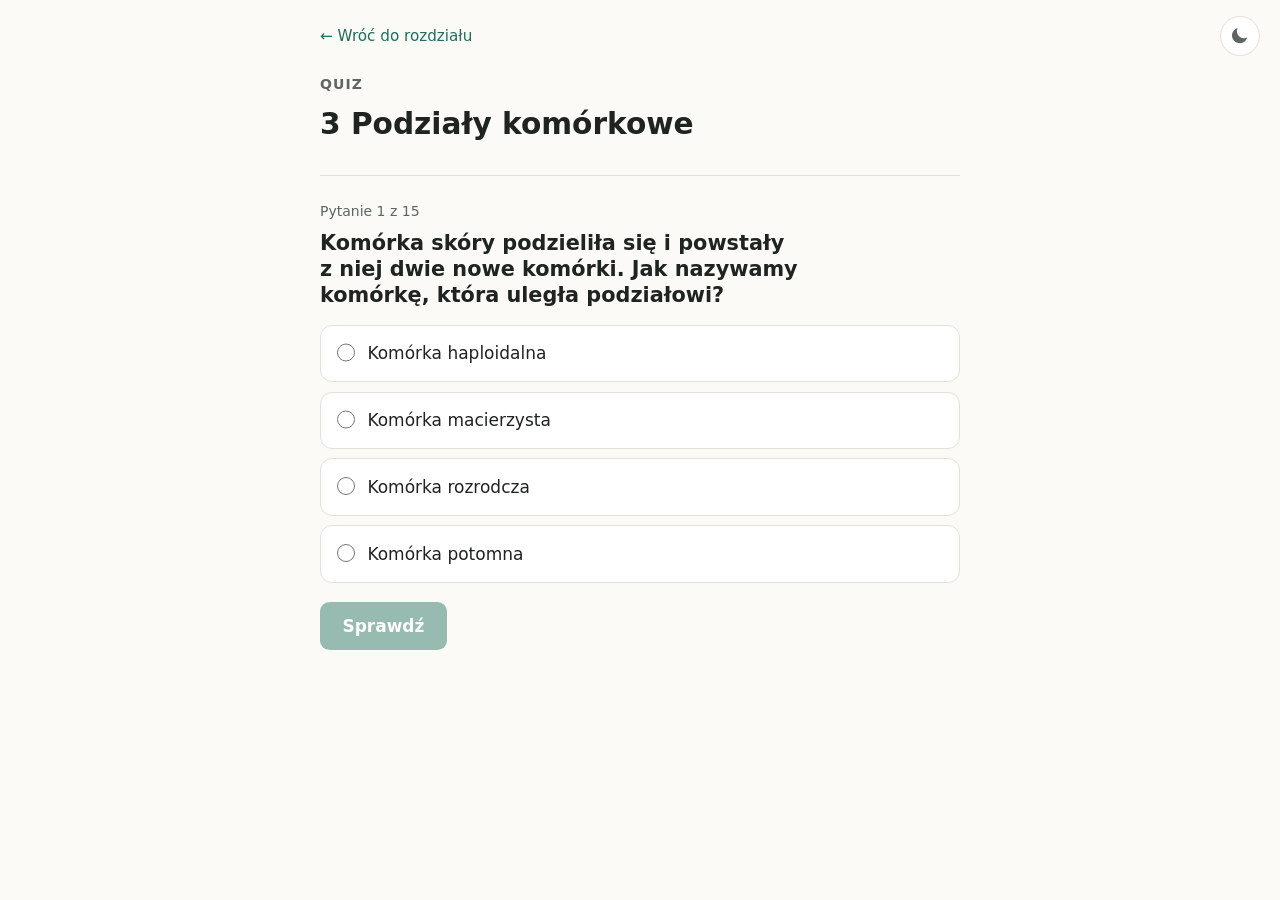
<file: chapters/03/quiz.html>
<!doctype html>
<html lang="pl">
<head>
<meta charset="utf-8">
<meta name="viewport" content="width=device-width, initial-scale=1">
<title>Quiz — 3 Podziały komórkowe — Biologia</title>
<link rel="stylesheet" href="../../style.css">
<script src="../../theme.js"></script>
<script src="../../quiz.js" defer></script>
</head>
<body>
<button type="button" class="theme-toggle" aria-pressed="false" aria-label="Przełącz tryb jasny i ciemny" title="Przełącz tryb jasny i ciemny"><svg class="moon" viewBox="0 0 24 24" fill="currentColor" aria-hidden="true"><path d="M20.5 14.6A8.5 8.5 0 0 1 9.4 3.5a.6.6 0 0 0-.8-.7 9.7 9.7 0 1 0 12.6 12.6.6.6 0 0 0-.7-.8z"/></svg><svg class="sun" viewBox="0 0 24 24" fill="none" stroke="currentColor" stroke-width="2" stroke-linecap="round" aria-hidden="true"><circle cx="12" cy="12" r="4" fill="currentColor"/><path d="M12 2.5v2M12 19.5v2M2.5 12h2M19.5 12h2M5.3 5.3l1.4 1.4M17.3 17.3l1.4 1.4M5.3 18.7l1.4-1.4M17.3 6.7l1.4-1.4"/></svg></button>
<nav><a href="index.html">← Wróć do rozdziału</a></nav>
<main>
<header class="chapter">
<p class="quiz-label">Quiz</p>
<h1>3 Podziały komórkowe</h1>
</header>
<div id="quiz"></div>
<noscript><p>Quiz wymaga włączonej obsługi JavaScript w przeglądarce.</p></noscript>
<script type="application/json" id="quiz-data">{"questions":[{"answers":[{"c":false,"t":"Komórka potomna"},{"c":true,"t":"Komórka macierzysta"},{"c":false,"t":"Komórka haploidalna"},{"c":false,"t":"Komórka rozrodcza"}],"e":"Komórka, która ulega podziałowi, to komórka macierzysta, a nowe komórki, które z niej powstają, to komórki potomne. Komórka potomna to więc wynik podziału, a nie komórka, która się dzieli.","multiple":false,"q":"Komórka skóry podzieliła się i powstały z niej dwie nowe komórki. Jak nazywamy komórkę, która uległa podziałowi?"},{"answers":[{"c":false,"t":"Umożliwia wzrost ciała tego organizmu."},{"c":true,"t":"Jest sposobem rozmnażania, bo z jednego organizmu powstają dwa nowe."},{"c":false,"t":"Służy wyłącznie do wytwarzania gamet."},{"c":false,"t":"Pozwala na odtwarzanie uszkodzonych tkanek."}],"e":"U organizmów jednokomórkowych, takich jak drożdże, podział komórki jest sposobem rozmnażania: z jednego organizmu powstają dwa nowe. Wzrost ciała i tworzenie komórek rozrodczych to znaczenie podziałów u organizmów wielokomórkowych.","multiple":false,"q":"Jakie znaczenie ma podział komórki dla organizmu jednokomórkowego, np. drożdży?"},{"answers":[{"c":false,"t":"To dwie identyczne chromatydy, które powstają w wyniku replikacji DNA."},{"c":false,"t":"To wszystkie chromosomy odziedziczone po jednym z rodziców."},{"c":true,"t":"To odpowiadające sobie chromosomy z zestawu od matki i zestawu od ojca, o tej samej wielkości i kształcie, z genami tych samych cech."},{"c":false,"t":"To chromosomy, które występują tylko w plemnikach i komórkach jajowych."}],"e":"Chromosomy homologiczne to odpowiadające sobie chromosomy z dwóch zestawów, jednego od matki i jednego od ojca. Mają taką samą wielkość i kształt i zawierają geny warunkujące te same cechy. Dwie identyczne chromatydy to dwie części jednego chromosomu po replikacji, a nie para homologiczna.","multiple":false,"q":"Czym są chromosomy homologiczne?"},{"answers":[{"c":true,"t":"Komórka jajowa"},{"c":false,"t":"Komórka naskórka"},{"c":true,"t":"Plemnik"},{"c":false,"t":"Komórka kości (komórka somatyczna)"}],"e":"Komórki jajowe i plemniki są haploidalne, czyli mają pojedynczy zestaw chromosomów. Komórki naskórka i inne komórki somatyczne mają podwójny zestaw chromosomów, czyli są diploidalne.","multiple":true,"q":"Które z wymienionych komórek człowieka są haploidalne? Zaznacz wszystkie poprawne odpowiedzi."},{"answers":[{"c":false,"t":"Diploidalna, 2n"},{"c":false,"t":"Haploidalna, 2n"},{"c":false,"t":"Diploidalna, n"},{"c":true,"t":"Haploidalna, n"}],"e":"Komórka z pojedynczym zestawem chromosomów jest haploidalna i oznacza się ją symbolem n. Symbol 2n oznacza komórkę diploidalną, która ma podwójny zestaw chromosomów.","multiple":false,"q":"Komórka ma w jądrze pojedynczy zestaw chromosomów, po jednym chromosomie z każdej pary homologicznej. Jak ją nazywamy i jakim symbolem ją oznaczamy?"},{"answers":[{"c":false,"t":"Podział cytoplazmy"},{"c":true,"t":"Replikacja, czyli wytworzenie kopii DNA"},{"c":false,"t":"Wymiana fragmentów DNA między chromosomami homologicznymi"},{"c":false,"t":"Połączenie się dwóch gamet w zygotę"}],"e":"Podział jądra zawsze poprzedza replikacja, czyli wytworzenie kopii DNA. Dzięki niej każdy chromosom składa się z dwóch identycznych cząsteczek. Podział cytoplazmy jest drugim etapem podziału komórki, a nie pierwszym.","multiple":false,"q":"Co zawsze poprzedza podział jądra komórkowego?"},{"answers":[{"c":false,"t":"Cztery komórki haploidalne"},{"c":false,"t":"Dwie komórki diploidalne"},{"c":true,"t":"Dwie komórki haploidalne o materiale genetycznym identycznym z komórką macierzystą"},{"c":false,"t":"Dwie komórki o połowę mniejszej liczbie chromosomów niż komórka macierzysta"}],"e":"W mitozie komórki potomne mają tyle samo materiału genetycznego co komórka macierzysta. Dlatego z komórki haploidalnej powstają dwie identyczne komórki haploidalne. Zmniejszenie liczby chromosomów o połowę i powstanie czterech komórek to cechy mejozy.","multiple":false,"q":"Mitozie ulega komórka haploidalna. Jakie komórki z niej powstaną?"},{"answers":[{"c":true,"t":"Do gojenia się ran i odrastania ogona u jaszczurki"},{"c":true,"t":"Do wzrostu włosów i paznokci"},{"c":false,"t":"Do wytwarzania plemników i komórek jajowych"},{"c":true,"t":"Do rozmnażania bezpłciowego ameby"}],"e":"Mitoza umożliwia rozmnażanie bezpłciowe organizmów jednokomórkowych, np. ameby. Pozwala też na gojenie ran, odtwarzanie tkanek, wytwarzanie komórek ciała oraz wzrost ciała i jego części, np. włosów i paznokci. Gamety, czyli plemniki i komórki jajowe, powstają w wyniku mejozy.","multiple":true,"q":"Do czego służy mitoza? Zaznacz wszystkie poprawne odpowiedzi."},{"answers":[{"c":false,"t":"Wytwarza kopię DNA przed podziałem."},{"c":false,"t":"Otacza jądro komórkowe i chroni chromosomy."},{"c":true,"t":"Dzięki niemu chromosomy przemieszczają się podczas podziału komórki."},{"c":false,"t":"Rozdziela cytoplazmę na dwie komórki potomne."}],"e":"Wrzeciono podziałowe to struktura, dzięki której chromosomy przemieszczają się podczas podziału. Jego włókna łączą się z chromosomami i odciągają je do przeciwległych biegunów komórki. Jądro otacza otoczka jądrowa, która podczas podziału zanika.","multiple":false,"q":"Jaką rolę pełni wrzeciono podziałowe w dzielącej się komórce?"},{"answers":[{"c":false,"t":"Łączą się w pary z chromosomami homologicznymi."},{"c":true,"t":"Są odciągane do przeciwległych biegunów komórki i każda staje się odrębnym chromosomem."},{"c":false,"t":"Ustawiają się w płaszczyźnie równikowej i wymieniają się fragmentami DNA."},{"c":false,"t":"Zanikają, a wokół nich tworzy się nowa cytoplazma."}],"e":"Po oddzieleniu się chromatydy są odciągane przez wrzeciono podziałowe do przeciwległych biegunów komórki. Od tego momentu każda chromatyda jest odrębnym chromosomem. Chromosomy ustawiają się w płaszczyźnie równikowej wcześniej, a wymiana fragmentów DNA zachodzi w mejozie, a nie w mitozie.","multiple":false,"q":"Co się dzieje w mitozie, gdy chromatydy oddzielają się od siebie?"},{"answers":[{"c":false,"t":"Ponieważ wtedy nie mogłyby się poruszać."},{"c":true,"t":"Ponieważ zygota powstała z ich połączenia miałaby dwa razy więcej materiału genetycznego."},{"c":false,"t":"Ponieważ nie mogłyby wtedy zajść w nich replikacja."},{"c":false,"t":"Ponieważ komórki potomne byłyby wtedy haploidalne."}],"e":"Gdyby gamety miały tyle samo DNA co komórki somatyczne, zygota powstała z ich połączenia miałaby dwa razy więcej materiału genetycznego. Zapobiega temu powstawanie gamet w podziale redukcyjnym, czyli w mejozie.","multiple":false,"q":"Dlaczego gamety nie mogą mieć tyle samo DNA co pozostałe komórki ciała?"},{"answers":[{"c":false,"t":"Z jednej komórki diploidalnej powstają dwie komórki diploidalne."},{"c":false,"t":"Z jednej komórki haploidalnej powstają cztery komórki diploidalne."},{"c":true,"t":"Z jednej komórki diploidalnej powstają cztery komórki haploidalne."},{"c":false,"t":"Z jednej komórki diploidalnej powstają dwie identyczne komórki haploidalne."}],"e":"Mejoza składa się z dwóch kolejnych podziałów i prowadzi do powstania czterech komórek haploidalnych z jednej komórki diploidalnej. Dwie komórki potomne z tą samą liczbą chromosomów co komórka macierzysta to wynik mitozy.","multiple":false,"q":"Jaki jest efekt mejozy?"},{"answers":[{"c":false,"t":"W pierwszym podziale chromatydy, a w drugim chromosomy homologiczne"},{"c":true,"t":"W pierwszym podziale chromosomy z każdej pary homologicznej, a w drugim chromatydy"},{"c":false,"t":"W obu podziałach rozdzielane są chromatydy"},{"c":false,"t":"W obu podziałach rozdzielane są chromosomy homologiczne"}],"e":"W pierwszym podziale mejozy chromosomy z każdej pary homologicznej trafiają do przeciwległych biegunów. Powstają dwie komórki z pojedynczym zestawem chromosomów, a każdy z nich ma dwie chromatydy. W drugim podziale rozdzielane są właśnie te chromatydy.","multiple":false,"q":"Co jest rozdzielane do komórek potomnych podczas pierwszego, a co podczas drugiego podziału mejozy?"},{"answers":[{"c":true,"t":"Wymiana fragmentów DNA między chromosomami homologicznymi"},{"c":false,"t":"Replikacja DNA przed podziałem"},{"c":true,"t":"Losowe rozdzielanie chromosomów między komórki potomne"},{"c":false,"t":"Zanikanie otoczki jądrowej"}],"e":"Rekombinacja genetyczna wynika z wymiany fragmentów DNA między chromosomami homologicznymi oraz z losowego rozdzielania chromosomów między komórki potomne. Dzięki temu każda gameta jest niepowtarzalna. Replikacja tworzy tylko identyczne kopie DNA, więc nie miesza genów.","multiple":true,"q":"Które procesy zachodzące w mejozie powodują rekombinację genetyczną, czyli mieszanie się genów od ojca i od matki? Zaznacz wszystkie poprawne odpowiedzi."},{"answers":[{"c":false,"t":"W obu procesach dochodzi do dwóch podziałów."},{"c":false,"t":"Oba procesy służą do wytwarzania gamet."},{"c":true,"t":"W obu procesach przed podziałem następuje replikacja DNA."},{"c":false,"t":"W obu procesach komórki potomne mają o połowę mniej chromosomów."}],"e":"Zarówno mitozę, jak i mejozę poprzedza replikacja DNA. Pozostałe cechy je różnią: w mitozie jest jeden podział, który daje komórki somatyczne z niezmienioną liczbą chromosomów. W mejozie są dwa podziały, które dają gamety o połowę mniejszej liczbie chromosomów.","multiple":false,"q":"Która cecha jest wspólna dla mitozy i mejozy?"}],"text":{"again":"Spróbuj jeszcze raz","backToChapter":"Wróć do rozdziału","check":"Sprawdź","correct":"Dobrze!","next":"Następne pytanie","progress":"Pytanie {number} z {total}","score":"{score} / {total}","scoreLabel":"Twój wynik","seeResult":"Zobacz wynik","selectAll":"Zaznacz wszystkie poprawne odpowiedzi.","wrong":"Nie tym razem."}}</script>
</main>
</body>
</html>
</file>
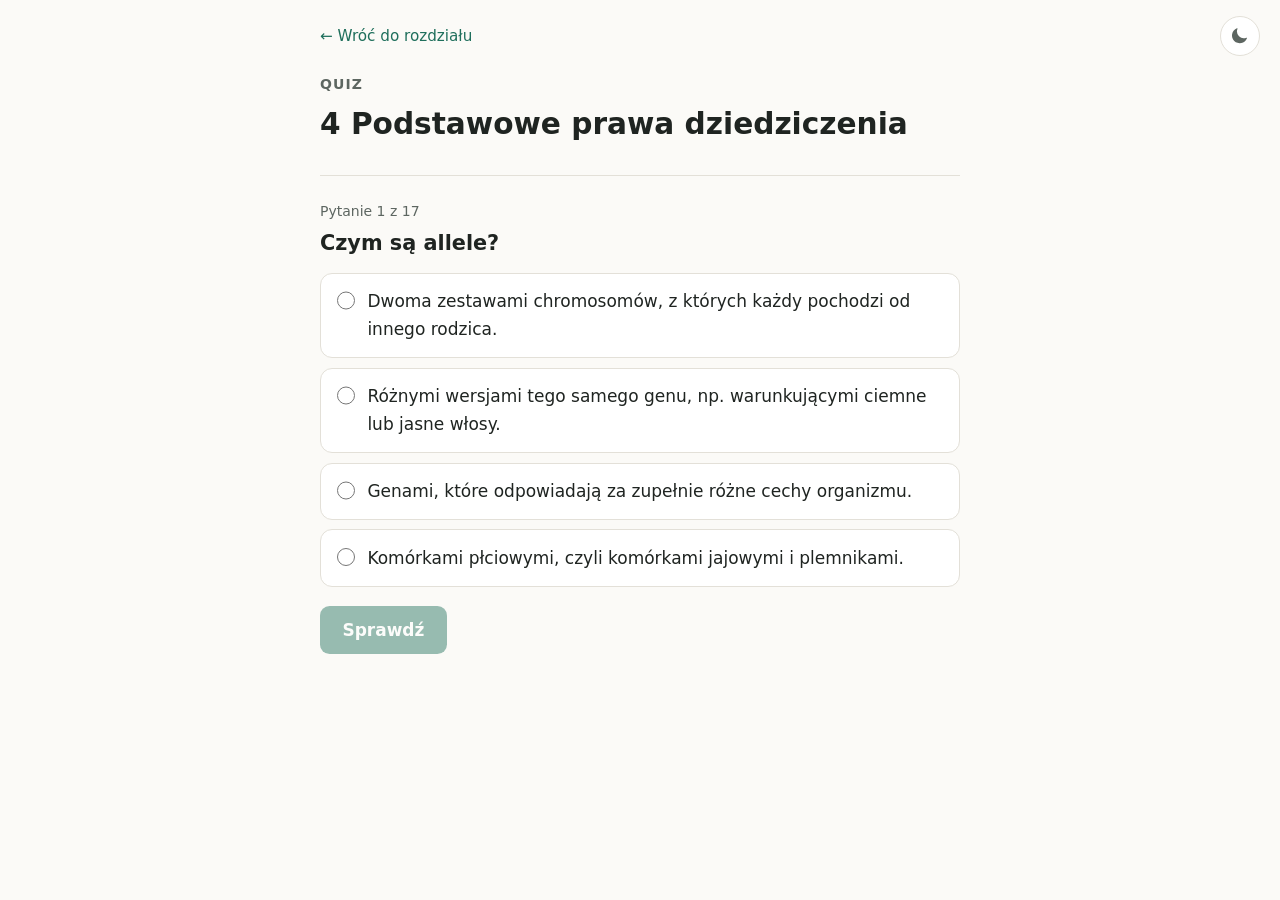
<file: chapters/04/quiz.html>
<!doctype html>
<html lang="pl">
<head>
<meta charset="utf-8">
<meta name="viewport" content="width=device-width, initial-scale=1">
<title>Quiz — 4 Podstawowe prawa dziedziczenia — Biologia</title>
<link rel="stylesheet" href="../../style.css">
<script src="../../theme.js"></script>
<script src="../../quiz.js" defer></script>
</head>
<body>
<button type="button" class="theme-toggle" aria-pressed="false" aria-label="Przełącz tryb jasny i ciemny" title="Przełącz tryb jasny i ciemny"><svg class="moon" viewBox="0 0 24 24" fill="currentColor" aria-hidden="true"><path d="M20.5 14.6A8.5 8.5 0 0 1 9.4 3.5a.6.6 0 0 0-.8-.7 9.7 9.7 0 1 0 12.6 12.6.6.6 0 0 0-.7-.8z"/></svg><svg class="sun" viewBox="0 0 24 24" fill="none" stroke="currentColor" stroke-width="2" stroke-linecap="round" aria-hidden="true"><circle cx="12" cy="12" r="4" fill="currentColor"/><path d="M12 2.5v2M12 19.5v2M2.5 12h2M19.5 12h2M5.3 5.3l1.4 1.4M17.3 17.3l1.4 1.4M5.3 18.7l1.4-1.4M17.3 6.7l1.4-1.4"/></svg></button>
<nav><a href="index.html">← Wróć do rozdziału</a></nav>
<main>
<header class="chapter">
<p class="quiz-label">Quiz</p>
<h1>4 Podstawowe prawa dziedziczenia</h1>
</header>
<div id="quiz"></div>
<noscript><p>Quiz wymaga włączonej obsługi JavaScript w przeglądarce.</p></noscript>
<script type="application/json" id="quiz-data">{"questions":[{"answers":[{"c":false,"t":"Dwoma zestawami chromosomów, z których każdy pochodzi od innego rodzica."},{"c":true,"t":"Różnymi wersjami tego samego genu, np. warunkującymi ciemne lub jasne włosy."},{"c":false,"t":"Genami, które odpowiadają za zupełnie różne cechy organizmu."},{"c":false,"t":"Komórkami płciowymi, czyli komórkami jajowymi i plemnikami."}],"e":"Allele to wersje tego samego genu, które leżą w chromosomach homologicznych i odpowiadają za tę samą cechę, np. za barwę włosów. Dwa zestawy chromosomów to cecha organizmu diploidalnego, a nie definicja alleli.","multiple":false,"q":"Czym są allele?"},{"answers":[{"c":false,"t":"Chromosomy dominujące."},{"c":false,"t":"Czyste linie."},{"c":true,"t":"Chromosomy homologiczne."},{"c":false,"t":"Chromosomy recesywne."}],"e":"Organizm diploidalny ma dwa zestawy chromosomów, po jednym od każdego z rodziców. Odpowiadające sobie chromosomy z tych zestawów to chromosomy homologiczne. „Dominujący” i „recesywny” to określenia alleli, a nie chromosomów.","multiple":false,"q":"Jak nazywamy odpowiadające sobie chromosomy z dwóch zestawów organizmu diploidalnego, które zawierają geny odpowiedzialne za te same cechy?"},{"answers":[{"c":false,"t":"Allel recesywny maskuje obecność allelu dominującego."},{"c":false,"t":"Oba allele działają jednakowo, a o kolorze decyduje przypadek."},{"c":false,"t":"Allel jasnych włosów zanika podczas rozwoju organizmu."},{"c":true,"t":"Allel dominujący maskuje obecność allelu recesywnego."}],"e":"Allele dominujące maskują obecność alleli recesywnych. Ciemny kolor włosów jest cechą dominującą, dlatego ujawnia się mimo obecności allelu jasnych włosów. Allel recesywny nie znika, jest tylko niewidoczny w fenotypie.","multiple":false,"q":"Osoba ma jeden allel warunkujący ciemne włosy i jeden warunkujący jasne włosy, a jej włosy są ciemne. Dlaczego?"},{"answers":[{"c":true,"t":"Allel dominujący dużą literą (A), a recesywny małą literą (a)."},{"c":false,"t":"Allel dominujący małą literą (a), a recesywny dużą literą (A)."},{"c":false,"t":"Oba allele dużymi literami, ale różnymi (A i B)."},{"c":false,"t":"Allel dominujący symbolem ♂, a recesywny symbolem ♀."}],"e":"Allel dominujący oznacza się dużą literą, np. A, a recesywny małą literą, np. a. Symbole ♂ i ♀ oznaczają płeć rodziców w tabeli krzyżówki, a nie rodzaje alleli.","multiple":false,"q":"Jak zapisuje się allele dominujące i recesywne?"},{"answers":[{"c":false,"t":"Homozygota dominująca, ujawnia się cecha dominująca."},{"c":false,"t":"Heterozygota, ujawnia się cecha recesywna."},{"c":true,"t":"Heterozygota, ujawnia się cecha dominująca."},{"c":false,"t":"Homozygota recesywna, ujawnia się cecha recesywna."}],"e":"Osobnik z dwoma różnymi allelami (Aa) to heterozygota. Allel dominujący A maskuje allel recesywny a, więc ujawnia się cecha dominująca.","multiple":false,"q":"Osobnik ma genotyp Aa. Jak go nazwiemy i jaka cecha się u niego ujawni?"},{"answers":[{"c":false,"t":"BB"},{"c":true,"t":"bb"},{"c":false,"t":"Bb"},{"c":true,"t":"cc"}],"e":"Cecha recesywna ujawnia się tylko u homozygoty recesywnej, czyli przy dwóch allelach recesywnych zapisanych małymi literami, np. bb lub cc. Genotyp Bb to heterozygota, u której ujawnia się cecha dominująca, tak samo jak u homozygoty dominującej BB.","multiple":true,"q":"Zaznacz wszystkie genotypy, przy których ujawnia się cecha recesywna."},{"answers":[{"c":false,"t":"Organizm jest albo homozygotą, albo heterozygotą dla wszystkich swoich genów naraz."},{"c":true,"t":"Ten sam organizm może być homozygotą pod względem jednego genu, a heterozygotą pod względem innego."},{"c":false,"t":"Homozygotami mogą być tylko rośliny, a heterozygotami tylko zwierzęta."},{"c":false,"t":"Heterozygota ma dwa identyczne allele danego genu."}],"e":"Określenia „homozygota” i „heterozygota” odnoszą się do pojedynczego genu. W komórkach jest wiele tysięcy genów, więc organizm może być homozygotą dla jednego genu i heterozygotą dla innego. Dwa identyczne allele ma homozygota, a nie heterozygota.","multiple":false,"q":"Które zdanie o określeniach „homozygota” i „heterozygota” jest zgodne z rozdziałem?"},{"answers":[{"c":false,"t":"Fenotyp to zespół wszystkich genów, a genotyp to cechy widoczne z zewnątrz."},{"c":false,"t":"Fenotyp zależy wyłącznie od środowiska, a genotyp wyłącznie od rodziców."},{"c":true,"t":"Fenotyp to możliwe do zaobserwowania cechy, a genotyp to zespół wszystkich genów organizmu."},{"c":false,"t":"Fenotyp to zapis alleli, np. Aa, a genotyp to kolor oczu i włosów."}],"e":"Fenotyp to możliwe do zaobserwowania cechy organizmu, np. kolor włosów, oczu czy kształt uszu. Genotyp to zespół wszystkich genów organizmu, a także zapis alleli pojedynczego genu, np. Aa. Odpowiedź, według której fenotyp to zespół wszystkich genów, a genotyp to cechy widoczne z zewnątrz, zamienia te dwa pojęcia miejscami.","multiple":false,"q":"Czym różni się fenotyp od genotypu?"},{"answers":[{"c":true,"t":"Fenotyp powstaje pod wpływem genów oraz środowiska."},{"c":false,"t":"Opalanie zmieniło genotyp dziewczyny."},{"c":false,"t":"Kolor skóry nie zależy od genów, tylko od słońca."},{"c":false,"t":"Opalanie zamieniło allele recesywne na dominujące."}],"e":"Fenotyp powstaje pod wpływem działania genów oraz środowiska. Opalanie zmienia widoczną cechę, czyli kolor skóry, ale nie zmienia genotypu. Kolor skóry zależy zarówno od genotypu, jak i od czynników środowiska.","multiple":false,"q":"Dziewczyna opalała się przez całe lato i jej skóra stała się ciemniejsza. Co pokazuje ten przykład?"},{"answers":[{"c":false,"t":"W każdej gamecie organizmu diploidalnego znajdują się dwa allele danego genu."},{"c":true,"t":"W każdej gamecie organizmu diploidalnego znajduje się tylko jeden allel danego genu."},{"c":false,"t":"Gamety zawierają wyłącznie allele dominujące."},{"c":false,"t":"Potomstwo zawsze ma takie same cechy jak oboje rodzice."}],"e":"Prawo czystości gamet mówi, że w każdej gamecie organizmu diploidalnego (komórce jajowej i plemniku) znajduje się tylko jeden allel danego genu. Dwa allele danego genu ma organizm diploidalny, a nie jego gameta.","multiple":false,"q":"Co mówi prawo czystości gamet, czyli pierwsze prawo Mendla?"},{"answers":[{"c":false,"t":"Jeden rodzaj, zawsze z allelem A."},{"c":false,"t":"Jeden rodzaj, z obydwoma allelami Aa."},{"c":false,"t":"Trzy rodzaje: z allelem A, z allelem a i z allelami Aa."},{"c":true,"t":"Dwa rodzaje: jeden z allelem A, drugi z allelem a."}],"e":"Heterozygota wytwarza dwa rodzaje gamet: jeden zawiera allel dominujący A, a drugi allel recesywny a. Zgodnie z prawem czystości gamet żadna gameta nie może mieć obu alleli naraz. Jeden rodzaj gamet wytwarzają tylko homozygoty.","multiple":false,"q":"Ile rodzajów gamet pod względem genu A wytwarza heterozygota Aa?"},{"answers":[{"c":false,"t":"Rośliny, które nigdy nie były krzyżowane z innymi."},{"c":false,"t":"Rośliny, które mają wyłącznie allele dominujące."},{"c":true,"t":"Osobniki, u których konkretna cecha utrzymuje się z pokolenia na pokolenie."},{"c":false,"t":"Rośliny o kwiatach w jednym, czystym kolorze białym."}],"e":"Czyste linie to osobniki, u których konkretna cecha, np. biały kolor kwiatów, utrzymuje się z pokolenia na pokolenie. Mendel najpierw je wyhodował, a potem krzyżował osobniki o odmiennych cechach i obserwował potomstwo.","multiple":false,"q":"Co Gregor Mendel nazywał czystymi liniami w swoich badaniach nad grochem zwyczajnym?"},{"answers":[{"c":false,"t":"Pokolenie rodzicielskie."},{"c":true,"t":"Pierwsze pokolenie potomne."},{"c":false,"t":"Gamety pokolenia rodzicielskiego."},{"c":false,"t":"Drugie pokolenie potomne."}],"e":"Pokolenie rodzicielskie oznacza się literą P, a pokolenia potomne literą F. F₁ to pierwsze pokolenie potomne, a F₂ to drugie pokolenie potomne.","multiple":false,"q":"Co oznacza zapis F₁ w krzyżówce genetycznej?"},{"answers":[{"c":false,"t":"Połowa roślin czerwona (AA), połowa biała (aa)."},{"c":false,"t":"3/4 roślin czerwonych i 1/4 białych."},{"c":false,"t":"Wszystkie rośliny białe o genotypie aa."},{"c":true,"t":"Wszystkie rośliny czerwone o genotypie Aa."}],"e":"Homozygota dominująca daje tylko gamety A, a homozygota recesywna tylko gamety a. Ich połączenie daje wyłącznie heterozygoty Aa, które mają czerwone kwiaty, bo czerwona barwa jest cechą dominującą. Stosunek 3/4 do 1/4 pojawia się dopiero w pokoleniu F₂.","multiple":false,"q":"Skrzyżowano roślinę o czerwonych kwiatach (AA) z rośliną o białych kwiatach (aa). Jakie będzie pokolenie F₁?"},{"answers":[{"c":false,"t":"Dwa genotypy (AA i aa); połowa roślin czerwona, połowa biała."},{"c":true,"t":"Trzy genotypy (AA, Aa, aa); 3/4 roślin czerwonych i 1/4 białych."},{"c":false,"t":"Trzy genotypy (AA, Aa, aa); 1/4 roślin czerwonych i 3/4 białych."},{"c":false,"t":"Jeden genotyp (Aa); wszystkie rośliny czerwone."}],"e":"Z połączenia gamet A i a obu rodziców powstają genotypy AA, Aa, Aa i aa, czyli trzy genotypy i dwa fenotypy. Każdy osobnik z przynajmniej jednym allelem A ma czerwone kwiaty (3/4 potomstwa), a białe kwiaty ma tylko homozygota recesywna aa (1/4 potomstwa).","multiple":false,"q":"Skrzyżowano dwie rośliny o genotypie Aa (czerwone kwiaty to cecha dominująca, białe to cecha recesywna). Jakie potomstwo można otrzymać?"},{"answers":[{"c":false,"t":"Sposobem zmiany genotypu potomstwa przez wybór odpowiednich gamet."},{"c":false,"t":"Zapisem wszystkich genów jednego organizmu."},{"c":false,"t":"Metodą sprawdzania, które chromosomy są homologiczne."},{"c":true,"t":"Sposobem przewidywania możliwych genotypów i fenotypów potomstwa na podstawie gamet rodziców."}],"e":"Krzyżówka genetyczna to sposób przewidywania możliwych genotypów i wynikających z nich fenotypów potomstwa. Przewiduje się je na podstawie rodzajów gamet produkowanych przez organizmy z pokolenia rodzicielskiego. Krzyżówka nie zmienia genotypu, tylko pozwala go przewidzieć.","multiple":false,"q":"Czym jest krzyżówka genetyczna?"},{"answers":[{"c":true,"t":"Genotypy zygot, zapisując obok siebie allele z obu łączących się gamet."},{"c":false,"t":"Symbole płci rodziców, czyli ♂ i ♀."},{"c":false,"t":"Tylko allele dominujące z każdej pary gamet."},{"c":false,"t":"Fenotypy rodziców, np. czerwone lub białe kwiaty."}],"e":"W pozostałe komórki tabeli wpisuje się genotypy zygot powstałych z połączenia gamet, zapisując obok siebie allele od każdej gamety, np. AA, Aa, aa. Symbole ♂ i ♀ wpisuje się tylko w pierwszą komórkę tabeli. Fenotypy potomstwa ustala się dopiero na końcu, na podstawie genotypów.","multiple":false,"q":"Zapisujesz krzyżówkę Aa × Aa w tabeli. Co wpisujesz w pozostałe komórki tabeli po wpisaniu gamet męskich w pierwszym wierszu i gamet żeńskich w pierwszej kolumnie?"}],"text":{"again":"Spróbuj jeszcze raz","backToChapter":"Wróć do rozdziału","check":"Sprawdź","correct":"Dobrze!","next":"Następne pytanie","progress":"Pytanie {number} z {total}","score":"{score} / {total}","scoreLabel":"Twój wynik","seeResult":"Zobacz wynik","selectAll":"Zaznacz wszystkie poprawne odpowiedzi.","wrong":"Nie tym razem."}}</script>
</main>
</body>
</html>
</file>
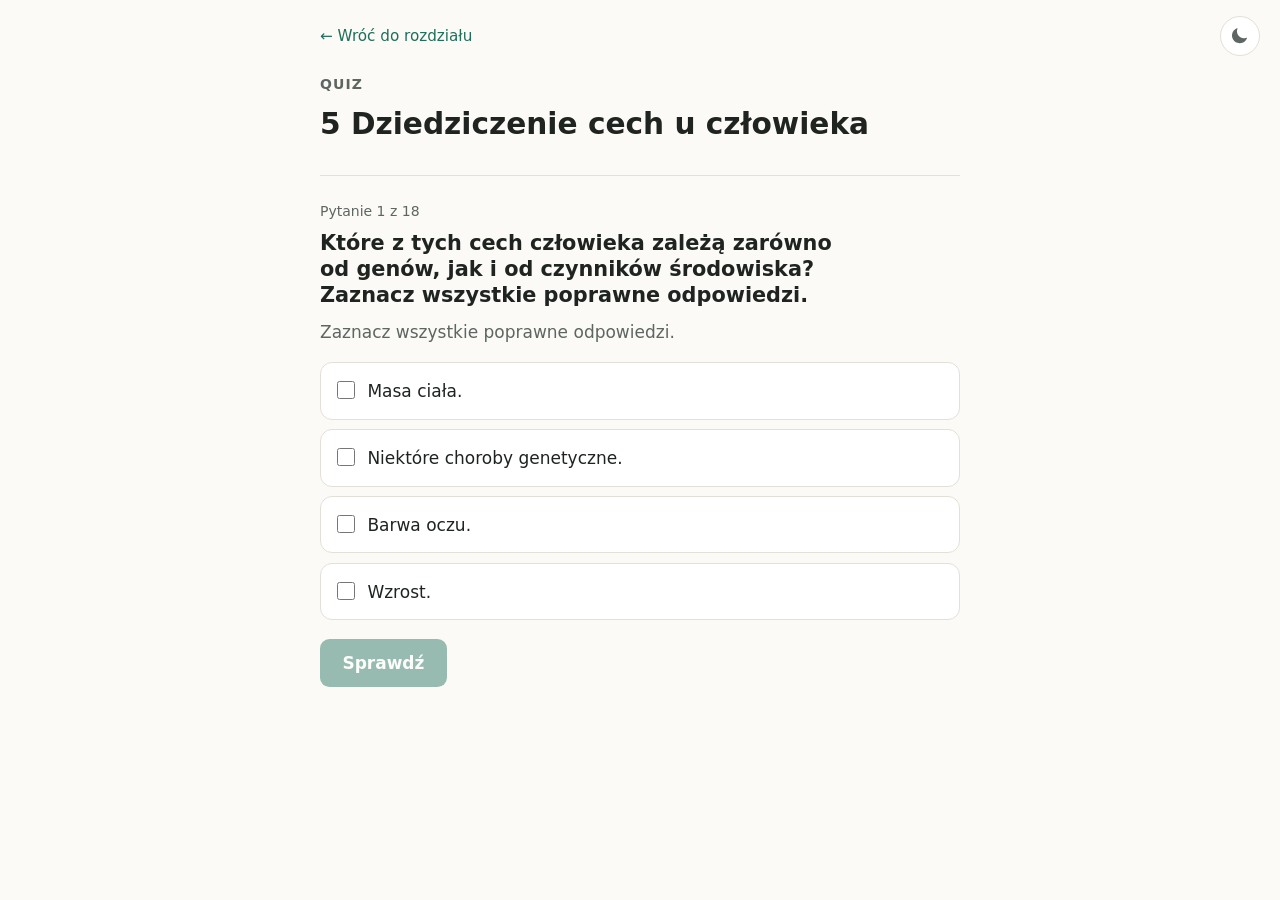
<file: chapters/05/quiz.html>
<!doctype html>
<html lang="pl">
<head>
<meta charset="utf-8">
<meta name="viewport" content="width=device-width, initial-scale=1">
<title>Quiz — 5 Dziedziczenie cech u człowieka — Biologia</title>
<link rel="stylesheet" href="../../style.css">
<script src="../../theme.js"></script>
<script src="../../quiz.js" defer></script>
</head>
<body>
<button type="button" class="theme-toggle" aria-pressed="false" aria-label="Przełącz tryb jasny i ciemny" title="Przełącz tryb jasny i ciemny"><svg class="moon" viewBox="0 0 24 24" fill="currentColor" aria-hidden="true"><path d="M20.5 14.6A8.5 8.5 0 0 1 9.4 3.5a.6.6 0 0 0-.8-.7 9.7 9.7 0 1 0 12.6 12.6.6.6 0 0 0-.7-.8z"/></svg><svg class="sun" viewBox="0 0 24 24" fill="none" stroke="currentColor" stroke-width="2" stroke-linecap="round" aria-hidden="true"><circle cx="12" cy="12" r="4" fill="currentColor"/><path d="M12 2.5v2M12 19.5v2M2.5 12h2M19.5 12h2M5.3 5.3l1.4 1.4M17.3 17.3l1.4 1.4M5.3 18.7l1.4-1.4M17.3 6.7l1.4-1.4"/></svg></button>
<nav><a href="index.html">← Wróć do rozdziału</a></nav>
<main>
<header class="chapter">
<p class="quiz-label">Quiz</p>
<h1>5 Dziedziczenie cech u człowieka</h1>
</header>
<div id="quiz"></div>
<noscript><p>Quiz wymaga włączonej obsługi JavaScript w przeglądarce.</p></noscript>
<script type="application/json" id="quiz-data">{"questions":[{"answers":[{"c":true,"t":"Wzrost."},{"c":true,"t":"Masa ciała."},{"c":false,"t":"Barwa oczu."},{"c":false,"t":"Niektóre choroby genetyczne."}],"e":"Wzrost i masa ciała są wynikiem działania genów i czynników środowiska. Barwa oczu wynika ze współdziałania kilku genów. Niektóre choroby genetyczne zależą od jednego genu.","multiple":true,"q":"Które z tych cech człowieka zależą zarówno od genów, jak i od czynników środowiska? Zaznacz wszystkie poprawne odpowiedzi."},{"answers":[{"c":false,"t":"Wynikają tylko z czynników środowiska."},{"c":true,"t":"Zależą od jednego genu."},{"c":false,"t":"Wynikają ze współdziałania wielu genów i środowiska."},{"c":false,"t":"Wynikają ze współdziałania kilku genów."}],"e":"Tylko nieliczne cechy człowieka zależą od jednego genu. Należą do nich niektóre choroby genetyczne. Większość cech, na przykład barwa oczu, wynika ze współdziałania kilku genów.","multiple":false,"q":"W jaki sposób dziedziczymy niektóre choroby genetyczne?"},{"answers":[{"c":false,"t":"Informacje o budowie tłuszczów, które tworzą błony komórkowe."},{"c":false,"t":"Informacje o ilości wody potrzebnej komórce."},{"c":true,"t":"Informacje o budowie białek, dzięki którym cechy mogą się ujawnić."},{"c":false,"t":"Informacje o tym, jakie pokarmy organizm powinien zjadać."}],"e":"Geny zawierają informacje o cechach organizmu, a dokładniej o budowie białek. To dzięki tym białkom, na przykład enzymom, cechy mogą się ujawnić.","multiple":false,"q":"Jakie informacje zawierają geny?"},{"answers":[{"c":false,"t":"W rybosomie."},{"c":false,"t":"W cytozolu."},{"c":false,"t":"W cząsteczce tRNA."},{"c":true,"t":"W jądrze komórkowym."}],"e":"mRNA powstaje w jądrze komórkowym. Potem przenika do cytozolu. Tam służy jako matryca do budowy białka.","multiple":false,"q":"Gdzie na podstawie informacji zapisanej w DNA powstaje cząsteczka mRNA?"},{"answers":[{"c":true,"t":"Transportują aminokwasy, które łączą się w odpowiedniej kolejności."},{"c":false,"t":"Przenoszą informację z DNA z jądra do cytozolu."},{"c":false,"t":"Zwijają gotowy łańcuch aminokwasów w białko."},{"c":false,"t":"Produkują melaninę odpowiedzialną za barwę oczu."}],"e":"tRNA przynoszą aminokwasy. Aminokwasy łączą się w odpowiedniej kolejności przy udziale rybosomów. Informację z jądra do cytozolu przenosi mRNA, a nie tRNA.","multiple":false,"q":"Jaką rolę pełnią cząsteczki tRNA podczas budowy białka?"},{"answers":[{"c":false,"t":"Wraca do jądra i łączy się z DNA."},{"c":true,"t":"Zwija się w określony sposób i tworzy w pełni funkcjonalne białko."},{"c":false,"t":"Rozpada się na pojedyncze aminokwasy."},{"c":false,"t":"Zamienia się w cząsteczkę mRNA."}],"e":"Powstały łańcuch aminokwasów zwija się w określony sposób. Dzięki temu tworzy się w pełni funkcjonalne białko, na przykład enzym biorący udział w produkcji melaniny.","multiple":false,"q":"Co dzieje się z łańcuchem aminokwasów, gdy oddzieli się od rybosomów?"},{"answers":[{"c":false,"t":"Enzymami, które łączą aminokwasy w rybosomach."},{"c":false,"t":"Genami odpowiedzialnymi za barwę oczu."},{"c":false,"t":"Cząsteczkami, które transportują aminokwasy do rybosomów."},{"c":true,"t":"Barwnikami odpowiedzialnymi na przykład za barwę oczu."}],"e":"Melaniny to barwniki, które odpowiadają na przykład za barwę oczu. Wytwarzają je enzymy, czyli białka. Melaniny nie są więc ani genami, ani enzymami.","multiple":false,"q":"Czym są melaniny?"},{"answers":[{"c":false,"t":"Ujawnia się tylko u homozygot recesywnych."},{"c":false,"t":"Ujawnia się tylko wtedy, gdy oboje rodzice mają ciemne włosy."},{"c":true,"t":"Ujawnia się u osób, które odziedziczyły po rodzicach allel dominujący."},{"c":false,"t":"Występuje u większości ludzi na świecie."}],"e":"Cecha dominująca ujawnia się u osób, które odziedziczyły allel dominujący. Mogą to być homozygoty dominujące albo heterozygoty. U homozygot recesywnych ujawnia się cecha recesywna, czyli jasne włosy.","multiple":false,"q":"Ciemna barwa włosów jest cechą dominującą. Co to oznacza?"},{"answers":[{"c":true,"t":"Uszy przylegające do głowy."},{"c":true,"t":"Brak piegów."},{"c":true,"t":"Proste włosy."},{"c":false,"t":"Dołki w policzkach."}],"e":"Przylegające uszy, brak piegów i proste włosy to cechy recesywne. Dołki w policzkach są cechą dominującą.","multiple":true,"q":"Które z wymienionych cech człowieka są recesywne? Zaznacz wszystkie poprawne odpowiedzi."},{"answers":[{"c":true,"t":"Piegi."},{"c":true,"t":"Umiejętność zwijania języka w rurkę."},{"c":false,"t":"Jasny kolor oczu."},{"c":false,"t":"Policzki bez dołków."}],"e":"Piegi i umiejętność zwijania języka w rurkę to cechy dominujące. Jasny kolor oczu i brak dołków w policzkach są cechami recesywnymi.","multiple":true,"q":"Które z wymienionych cech człowieka są dominujące? Zaznacz wszystkie poprawne odpowiedzi."},{"answers":[{"c":true,"t":"Krzyżówkę genetyczną."},{"c":false,"t":"Schemat budowy białka."},{"c":false,"t":"Listę cech dominujących rodziców."},{"c":false,"t":"Model cząsteczki DNA."}],"e":"Aby sprawdzić prawdopodobieństwo wystąpienia cechy u potomstwa, sporządza się krzyżówkę genetyczną. To tabela, w którą wpisuje się gamety rodziców i możliwe genotypy zygot.","multiple":false,"q":"Co sporządza się, aby ustalić prawdopodobieństwo wystąpienia określonej cechy u potomstwa?"},{"answers":[{"c":false,"t":"„mają piegi”"},{"c":false,"t":"„rodzice”"},{"c":false,"t":"Obie części opisują fenotyp."},{"c":true,"t":"„są heterozygotami”"}],"e":"„Mają piegi” to fenotyp, czyli cecha, którą widać. „Są heterozygotami” to genotyp, czyli informacja o allelach (Aa).","multiple":false,"q":"W zadaniu napisano: „rodzice mają piegi i są heterozygotami”. Która część tego zdania opisuje genotyp rodziców?"},{"answers":[{"c":false,"t":"0%"},{"c":true,"t":"25%"},{"c":false,"t":"50%"},{"c":false,"t":"75%"}],"e":"Krzyżówka Aa × Aa daje genotypy AA, Aa, Aa i aa. Brak piegów ujawni się tylko u homozygoty recesywnej aa, czyli w 1 przypadku na 4. To daje 25%. Wynik 75% to prawdopodobieństwo dziecka z piegami.","multiple":false,"q":"Oboje rodzice mają piegi i są heterozygotami (Aa). Jakie jest prawdopodobieństwo, że urodzi im się dziecko bez piegów?"},{"answers":[{"c":false,"t":"Może być AA albo Aa."},{"c":false,"t":"Jest heterozygotą Aa."},{"c":true,"t":"Jest homozygotą recesywną aa."},{"c":false,"t":"Jest homozygotą dominującą AA."}],"e":"Brak dołków to cecha recesywna. Cecha recesywna ujawnia się jedynie u homozygot recesywnych, więc mężczyzna musi mieć genotyp aa.","multiple":false,"q":"Mężczyzna nie ma dołków w policzkach. Jaki jest jego genotyp, jeśli dołki są cechą dominującą?"},{"answers":[{"c":true,"t":"Może być homozygotą dominującą AA albo heterozygotą Aa."},{"c":false,"t":"Na pewno jest heterozygotą Aa."},{"c":false,"t":"Na pewno jest homozygotą dominującą AA."},{"c":false,"t":"Może być heterozygotą Aa albo homozygotą recesywną aa."}],"e":"Cecha dominująca ujawnia się zarówno u homozygot dominujących, jak i u heterozygot. Dlatego przy obliczeniach trzeba rozpatrzyć oba przypadki.","multiple":false,"q":"Kobieta ma dołki w policzkach, ale nie znamy jej genotypu. Jaki genotyp może mieć?"},{"answers":[{"c":false,"t":"25%"},{"c":false,"t":"0%"},{"c":false,"t":"100%"},{"c":true,"t":"50%"}],"e":"Krzyżówka Aa × aa daje dwa razy Aa i dwa razy aa. Połowa możliwych dzieci to homozygoty recesywne bez dołków, czyli 50%.","multiple":false,"q":"Matka z dołkami w policzkach jest heterozygotą (Aa), a ojciec nie ma dołków (aa). Jakie jest prawdopodobieństwo urodzenia się dziecka bez dołków?"},{"answers":[{"c":false,"t":"Połowa dzieci może nie mieć dołków."},{"c":false,"t":"Jedna czwarta dzieci może nie mieć dołków."},{"c":true,"t":"Nie może urodzić się dziecko bez dołków, bo każde będzie miało genotyp Aa."},{"c":false,"t":"Wszystkie dzieci będą homozygotami recesywnymi bez dołków."}],"e":"Matka AA wytwarza tylko gamety A, a ojciec tylko gamety a. Każde dziecko będzie więc heterozygotą Aa z dołkami. Dziecko bez dołków nie może się urodzić.","multiple":false,"q":"Matka z dołkami w policzkach jest homozygotą dominującą (AA), a ojciec nie ma dołków (aa). Co można powiedzieć o ich dzieciach?"},{"answers":[{"c":false,"t":"Tak, z prawdopodobieństwem 25%, jeśli oboje są heterozygotami."},{"c":true,"t":"Nie, bo oboje są homozygotami recesywnymi aa i mają tylko allele a."},{"c":false,"t":"Tak, z prawdopodobieństwem 50%, bo jest to cecha dominująca."},{"c":false,"t":"Nie da się tego ustalić bez znajomości genotypów rodziców."}],"e":"Brak umiejętności zwijania języka to cecha recesywna, więc ujawnia się tylko u homozygot recesywnych aa. Rodzice nie mogą być heterozygotami, bo wtedy umieliby zwijać język. Mogą przekazać dziecku tylko allel a, więc każde dziecko będzie aa i nie będzie zwijać języka.","multiple":false,"q":"Oboje rodzice nie potrafią zwijać języka w rurkę. Przyjmij, że ta cecha jest dziedziczona jednogenowo. Czy mogą mieć dziecko, które potrafi zwijać język?"}],"text":{"again":"Spróbuj jeszcze raz","backToChapter":"Wróć do rozdziału","check":"Sprawdź","correct":"Dobrze!","next":"Następne pytanie","progress":"Pytanie {number} z {total}","score":"{score} / {total}","scoreLabel":"Twój wynik","seeResult":"Zobacz wynik","selectAll":"Zaznacz wszystkie poprawne odpowiedzi.","wrong":"Nie tym razem."}}</script>
</main>
</body>
</html>
</file>
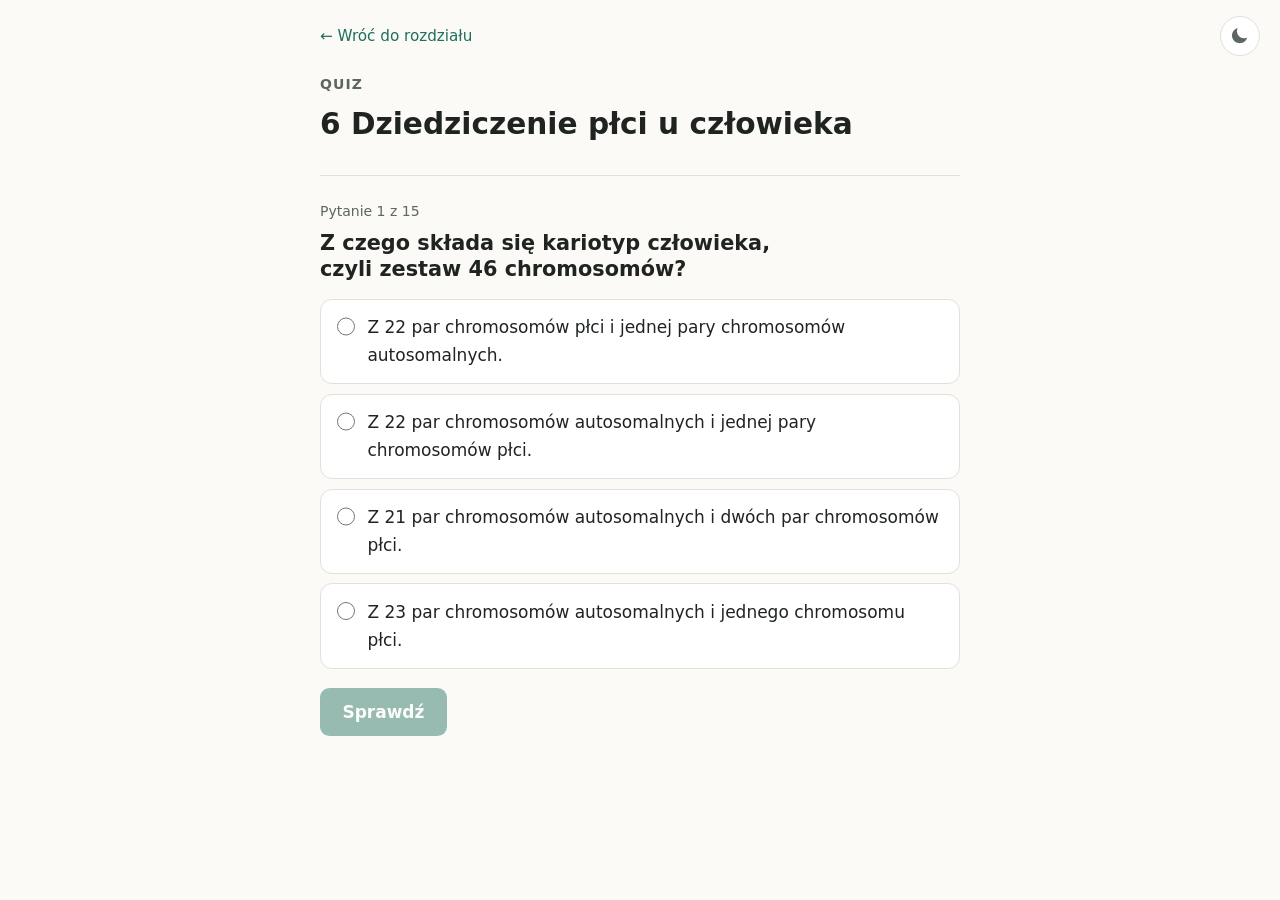
<file: chapters/06/quiz.html>
<!doctype html>
<html lang="pl">
<head>
<meta charset="utf-8">
<meta name="viewport" content="width=device-width, initial-scale=1">
<title>Quiz — 6 Dziedziczenie płci u człowieka — Biologia</title>
<link rel="stylesheet" href="../../style.css">
<script src="../../theme.js"></script>
<script src="../../quiz.js" defer></script>
</head>
<body>
<button type="button" class="theme-toggle" aria-pressed="false" aria-label="Przełącz tryb jasny i ciemny" title="Przełącz tryb jasny i ciemny"><svg class="moon" viewBox="0 0 24 24" fill="currentColor" aria-hidden="true"><path d="M20.5 14.6A8.5 8.5 0 0 1 9.4 3.5a.6.6 0 0 0-.8-.7 9.7 9.7 0 1 0 12.6 12.6.6.6 0 0 0-.7-.8z"/></svg><svg class="sun" viewBox="0 0 24 24" fill="none" stroke="currentColor" stroke-width="2" stroke-linecap="round" aria-hidden="true"><circle cx="12" cy="12" r="4" fill="currentColor"/><path d="M12 2.5v2M12 19.5v2M2.5 12h2M19.5 12h2M5.3 5.3l1.4 1.4M17.3 17.3l1.4 1.4M5.3 18.7l1.4-1.4M17.3 6.7l1.4-1.4"/></svg></button>
<nav><a href="index.html">← Wróć do rozdziału</a></nav>
<main>
<header class="chapter">
<p class="quiz-label">Quiz</p>
<h1>6 Dziedziczenie płci u człowieka</h1>
</header>
<div id="quiz"></div>
<noscript><p>Quiz wymaga włączonej obsługi JavaScript w przeglądarce.</p></noscript>
<script type="application/json" id="quiz-data">{"questions":[{"answers":[{"c":false,"t":"Z 23 par chromosomów autosomalnych i jednego chromosomu płci."},{"c":true,"t":"Z 22 par chromosomów autosomalnych i jednej pary chromosomów płci."},{"c":false,"t":"Z 21 par chromosomów autosomalnych i dwóch par chromosomów płci."},{"c":false,"t":"Z 22 par chromosomów płci i jednej pary chromosomów autosomalnych."}],"e":"Kariotyp człowieka obejmuje 22 pary chromosomów autosomalnych i jedną, 23. parę chromosomów płci. Razem daje to 46 chromosomów. Chromosomy płci to tylko jedna para, a nie większość kariotypu.","multiple":false,"q":"Z czego składa się kariotyp człowieka, czyli zestaw 46 chromosomów?"},{"answers":[{"c":false,"t":"Tylko chromosomy X, które występują u obu płci."},{"c":false,"t":"Chromosomy, które występują wyłącznie w gametach."},{"c":true,"t":"Wszystkie chromosomy, które nie są związane z płcią."},{"c":false,"t":"Chromosomy, które różnią się u kobiet i u mężczyzn."}],"e":"Chromosomami autosomalnymi nazywamy wszystkie chromosomy niezwiązane z płcią. Jest ich 22 pary i u kobiet oraz u mężczyzn są one takie same. Różni się tylko para chromosomów płci.","multiple":false,"q":"Które chromosomy nazywamy autosomalnymi?"},{"answers":[{"c":false,"t":"Dwa chromosomy X."},{"c":false,"t":"Dwa chromosomy Y."},{"c":false,"t":"Jeden chromosom X i jedną parę chromosomów Y."},{"c":true,"t":"Jeden chromosom X i jeden chromosom Y."}],"e":"U mężczyzn 23. parę tworzą dwa różne chromosomy: X i Y. Dwa chromosomy X ma kobieta.","multiple":false,"q":"Jaką parę chromosomów płci ma mężczyzna?"},{"answers":[{"c":true,"t":"Geny warunkujące krzepnięcie krwi."},{"c":true,"t":"Geny warunkujące rozróżnianie barw."},{"c":true,"t":"Geny warunkujące funkcjonowanie komórek mięśniowych."},{"c":false,"t":"Geny warunkujące rozwój męskich cech płciowych."}],"e":"W chromosomie X znajdują się między innymi geny krzepnięcia krwi, rozróżniania barw, funkcjonowania komórek mięśniowych oraz rozwoju żeńskich cech płciowych. Geny warunkujące rozwój męskich cech płciowych leżą w chromosomie Y.","multiple":true,"q":"Które geny według rozdziału znajdują się w chromosomie X? Zaznacz wszystkie poprawne odpowiedzi."},{"answers":[{"c":false,"t":"Od tego, czy komórka jajowa zawiera chromosom X, czy Y."},{"c":true,"t":"Od tego, czy z komórką jajową połączy się plemnik z chromosomem X, czy z chromosomem Y."},{"c":false,"t":"Od liczby chromosomów autosomalnych w plemniku."},{"c":false,"t":"Od tego, czy allele w zygocie są dominujące, czy recesywne."}],"e":"Komórka jajowa zawsze otrzymuje chromosom X, a plemnik może zawierać chromosom X albo Y. Plemnik z chromosomem X daje dziewczynkę, a plemnik z chromosomem Y daje chłopca. O płci decyduje więc plemnik, a nie komórka jajowa.","multiple":false,"q":"Od czego zależy płeć dziecka?"},{"answers":[{"c":false,"t":"Dziewczynka urodzi się z prawdopodobieństwem 75%, a chłopiec 25%."},{"c":false,"t":"Chłopiec urodzi się z prawdopodobieństwem 75%, a dziewczynka 25%."},{"c":true,"t":"Dziewczynka i chłopiec urodzą się z takim samym prawdopodobieństwem, po 50%."},{"c":false,"t":"Zawsze urodzi się dziewczynka, bo matka przekazuje tylko chromosom X."}],"e":"Matka wytwarza wyłącznie gamety X, a ojciec gamety X i Y. W krzyżówce wychodzą dwa wyniki XX i dwa wyniki XY, czyli po 50% dla każdej płci. To, że matka przekazuje tylko X, nie przesądza o płci, bo drugi chromosom pochodzi od ojca.","multiple":false,"q":"Matka ma chromosomy płci XX, a ojciec XY. Jakie wyniki daje krzyżówka genetyczna dotycząca płci ich dziecka?"},{"answers":[{"c":false,"t":"Cechy, które decydują o tym, czy człowiek jest kobietą, czy mężczyzną."},{"c":true,"t":"Cechy niedotyczące płci, kodowane przez geny leżące w chromosomie X."},{"c":false,"t":"Cechy kodowane przez geny leżące w chromosomach autosomalnych."},{"c":false,"t":"Cechy kodowane wyłącznie przez geny leżące w chromosomie Y."}],"e":"Cechami sprzężonymi z płcią nazywamy cechy, które nie dotyczą płci, ale są kodowane przez geny w chromosomie X. Należą do nich na przykład hemofilia i daltonizm. Nie są to cechy decydujące o płci.","multiple":false,"q":"Co to są cechy sprzężone z płcią?"},{"answers":[{"c":false,"t":"Ponieważ chromosom Y zawiera wadliwe allele tych chorób."},{"c":false,"t":"Ponieważ dziedziczą chromosom X po ojcu, który zawsze jest chory."},{"c":false,"t":"Ponieważ allele w chromosomie X są u mężczyzn zawsze recesywne."},{"c":true,"t":"Ponieważ mają tylko jeden chromosom X, a w chromosomie Y nie ma odpowiadającego mu allelu."}],"e":"Mężczyzna ma jeden chromosom X, więc każdy allel w tym chromosomie się ujawnia, także recesywny. W chromosomie Y nie ma allelu, który mógłby go „zasłonić”. Chromosom X mężczyzna dziedziczy po matce, a nie po ojcu.","multiple":false,"q":"Dlaczego mężczyźni częściej niż kobiety chorują na recesywne choroby sprzężone z płcią?"},{"answers":[{"c":false,"t":"Gdy wadliwy allel znajduje się w jednym z jej chromosomów X."},{"c":true,"t":"Gdy wadliwy allel znajduje się w obu jej chromosomach X."},{"c":false,"t":"Gdy jest heterozygotą pod względem tego genu."},{"c":false,"t":"Gdy jej ojciec jest zdrowy, a matka jest nosicielką."}],"e":"U kobiety recesywna cecha sprzężona z płcią ujawnia się tylko wtedy, gdy kobieta jest homozygotą recesywną, czyli ma wadliwy allel w obu chromosomach X. Heterozygota z jednym wadliwym allelem jest nosicielką i nie choruje.","multiple":false,"q":"W jakiej sytuacji kobieta choruje na recesywną chorobę sprzężoną z płcią?"},{"answers":[{"c":false,"t":"Kobietę, która jest homozygotą recesywną i choruje."},{"c":false,"t":"Kobietę, która ma w obu chromosomach X prawidłowy allel."},{"c":true,"t":"Kobietę, która jest heterozygotą i może przekazać wadliwy allel potomstwu, choć sama nie choruje."},{"c":false,"t":"Mężczyznę, który ma wadliwy allel w chromosomie Y."}],"e":"Nosicielka to kobieta heterozygotyczna. Cecha recesywna się u niej nie ujawnia, ale kobieta może przekazać recesywny allel swoim dzieciom. Kobieta z dwoma wadliwymi allelami nie jest nosicielką, tylko choruje.","multiple":false,"q":"Kogo nazywamy nosicielką choroby sprzężonej z płcią?"},{"answers":[{"c":false,"t":"Na daltonizm."},{"c":true,"t":"Na hemofilię."},{"c":false,"t":"Na chorobę związaną z chromosomem Y."},{"c":false,"t":"Na chorobę związaną z chromosomami autosomalnymi."}],"e":"Hemofilia to zaburzenie krzepliwości krwi. Chorzy mogą wykrwawić się nawet z lekkiego skaleczenia. Daltonizm to inna choroba sprzężona z płcią, która dotyczy rozpoznawania barw.","multiple":false,"q":"Chłopiec mocno krwawi nawet po lekkim skaleczeniu, bo jego krew nie ma wystarczającej ilości jednego z czynników krzepnięcia. Na jaką chorobę wskazują te objawy?"},{"answers":[{"c":false,"t":"Brak jednego z czynników krzepnięcia krwi."},{"c":false,"t":"Zbyt mała liczba chromosomów autosomalnych."},{"c":false,"t":"Uszkodzenie genów w chromosomie Y."},{"c":true,"t":"Nieprawidłowa synteza barwników w czopkach, wrażliwych na fale świetlne określonej długości."}],"e":"Daltonizm to zaburzenie rozpoznawania barw, głównie czerwonej i zielonej. Wywołuje go nieprawidłowa synteza barwników w czopkach. Brak czynnika krzepnięcia jest przyczyną hemofilii, a nie daltonizmu.","multiple":false,"q":"Co jest przyczyną daltonizmu?"},{"answers":[{"c":false,"t":"0%, bo ojciec jest zdrowy."},{"c":false,"t":"25%."},{"c":true,"t":"50%."},{"c":false,"t":"100%."}],"e":"Syn dostaje chromosom Y od ojca, a chromosom X od matki: X^H albo X^h, każdy z prawdopodobieństwem 50%. Dlatego syn jest chory z prawdopodobieństwem 50%. Zdrowie ojca nic tu nie zmienia, bo ojciec przekazuje synowi chromosom Y.","multiple":false,"q":"Matka jest nosicielką hemofilii (X^H X^h), a ojciec jest zdrowy (X^H Y). Jakie jest prawdopodobieństwo, że ich syn będzie chory na hemofilię?"},{"answers":[{"c":false,"t":"Prawdopodobieństwo urodzenia dziecka daltonisty wynosi 50% i może to być dziewczynka albo chłopiec."},{"c":true,"t":"Prawdopodobieństwo urodzenia dziecka daltonisty wynosi 25% i może to być tylko chłopiec."},{"c":false,"t":"Prawdopodobieństwo urodzenia dziecka daltonisty wynosi 25% i może to być tylko dziewczynka."},{"c":false,"t":"Żadne dziecko nie będzie daltonistą, bo oboje rodzice widzą barwy prawidłowo."}],"e":"Krzyżówka daje cztery genotypy: X^D X^D, X^D Y, X^D X^d i X^d Y. Daltonistą jest tylko X^d Y, czyli chłopiec, co stanowi 25%. Córki dostają od taty allel X^D, więc nie chorują, ale mogą być nosicielkami.","multiple":false,"q":"Mama jest nosicielką daltonizmu (X^D X^d), a tata prawidłowo rozpoznaje barwy (X^D Y). Co wynika z krzyżówki?"},{"answers":[{"c":false,"t":"0%."},{"c":true,"t":"25%."},{"c":false,"t":"50%."},{"c":false,"t":"75%."}],"e":"Tata przekazuje gamety X^d i Y, a mama X^D i X^d. Krzyżówka daje genotypy X^D X^d, X^d X^d, X^D Y i X^d Y. Dziewczynką daltonistką jest tylko X^d X^d, czyli jedno z czterech dzieci, co daje 25%. Wynik 50% dotyczyłby samych córek, a nie wszystkich dzieci.","multiple":false,"q":"Mama jest nosicielką daltonizmu (X^D X^d), a tata jest daltonistą (X^d Y). Jakie jest prawdopodobieństwo, że ich dziecko (licząc wszystkie dzieci) będzie dziewczynką daltonistką?"}],"text":{"again":"Spróbuj jeszcze raz","backToChapter":"Wróć do rozdziału","check":"Sprawdź","correct":"Dobrze!","next":"Następne pytanie","progress":"Pytanie {number} z {total}","score":"{score} / {total}","scoreLabel":"Twój wynik","seeResult":"Zobacz wynik","selectAll":"Zaznacz wszystkie poprawne odpowiedzi.","wrong":"Nie tym razem."}}</script>
</main>
</body>
</html>
</file>
<file: style.css>
:root {
  color-scheme: light;
  --bg: #fbfaf7;
  --surface: #ffffff;
  --text: #1f2421;
  --muted: #5d6661;
  --line: #e3e0d8;
  --accent: #1f6f5c;
  --accent-text: #ffffff;
  --accent-soft: #e4f0ec;
  --good: #1d7a46;
  --good-soft: #e6f4ea;
  --bad: #b3372e;
  --bad-soft: #fbe9e7;
}

/* Dark colours: when the device asks for them and the reader has not chosen
   light, or when the reader has chosen dark. Keep the two blocks the same. */
@media (prefers-color-scheme: dark) {
  :root:not([data-theme="light"]) {
    color-scheme: dark;
    --bg: #151816;
    --surface: #1d211f;
    --text: #e8ebe8;
    --muted: #9da7a1;
    --line: #2e3531;
    --accent: #6cc3ab;
    --accent-text: #10201b;
    --accent-soft: #1f302b;
    --good: #6fcf97;
    --good-soft: #1b3024;
    --bad: #f0958c;
    --bad-soft: #3a211f;
  }

  :root:not([data-theme="light"]) .theme-toggle .moon {
    display: none;
  }

  :root:not([data-theme="light"]) .theme-toggle .sun {
    display: block;
  }
}

:root[data-theme="dark"] {
  color-scheme: dark;
  --bg: #151816;
  --surface: #1d211f;
  --text: #e8ebe8;
  --muted: #9da7a1;
  --line: #2e3531;
  --accent: #6cc3ab;
  --accent-text: #10201b;
  --accent-soft: #1f302b;
  --good: #6fcf97;
  --good-soft: #1b3024;
  --bad: #f0958c;
  --bad-soft: #3a211f;
}

:root[data-theme="dark"] .theme-toggle .moon {
  display: none;
}

:root[data-theme="dark"] .theme-toggle .sun {
  display: block;
}

* {
  box-sizing: border-box;
}

html {
  -webkit-text-size-adjust: 100%;
}

body {
  margin: 0;
  padding: 0 1.25rem 4rem;
  background: var(--bg);
  color: var(--text);
  font-family: system-ui, -apple-system, "Segoe UI", Roboto, sans-serif;
  font-size: 1.0625rem;
  line-height: 1.65;
}

body > header,
body > nav,
body > main {
  max-width: 40rem;
  margin: 0 auto;
}

a {
  color: var(--accent);
}

/* Light/dark switch, top right of every page. Shows the mode it switches to. */
.theme-toggle {
  position: absolute;
  top: 1rem;
  right: 1.25rem;
  display: flex;
  align-items: center;
  justify-content: center;
  width: 2.5rem;
  height: 2.5rem;
  padding: 0;
  border: 1px solid var(--line);
  border-radius: 50%;
  background: var(--surface);
  color: var(--muted);
  cursor: pointer;
}

.theme-toggle:hover {
  color: var(--text);
}

.theme-toggle:focus-visible {
  outline: 3px solid var(--accent-soft);
  outline-offset: 2px;
}

.theme-toggle svg {
  width: 1.2rem;
  height: 1.2rem;
}

.theme-toggle .sun {
  display: none;
}

h1,
h2,
h3 {
  line-height: 1.25;
  text-wrap: balance;
}

/* Home page */

header.book {
  padding: 3rem 0 1.5rem;
  border-bottom: 1px solid var(--line);
}

header.book h1 {
  margin: 0;
  font-size: 2rem;
}

.part {
  margin-top: 2.5rem;
}

.part > h2 {
  margin: 0 0 0.75rem;
  font-size: 0.875rem;
  font-weight: 600;
  letter-spacing: 0.08em;
  text-transform: uppercase;
  color: var(--muted);
}

.part-number {
  display: inline-block;
  min-width: 1.6em;
  margin-right: 0.6em;
  padding: 0.05em 0.45em;
  border-radius: 0.35em;
  background: var(--accent-soft);
  color: var(--accent);
  text-align: center;
  letter-spacing: 0;
}

ol.chapters {
  margin: 0;
  padding: 0;
  list-style: none;
}

ol.chapters > li {
  padding: 1.1rem 0;
  border-bottom: 1px solid var(--line);
}

ol.chapters h3 {
  margin: 0 0 0.3rem;
  font-size: 1.2rem;
}

ol.chapters h3 a {
  text-decoration: none;
}

ol.chapters h3 a:hover,
ol.chapters h3 a:focus-visible {
  text-decoration: underline;
}

ol.chapters p {
  margin: 0;
  color: var(--muted);
}

.empty {
  margin-top: 2rem;
  color: var(--muted);
}

/* Chapter page */

nav {
  /* Leave room for the light/dark switch. */
  padding: 1.5rem 3.5rem 0 0;
  font-size: 0.95rem;
}

nav a {
  text-decoration: none;
}

nav a:hover,
nav a:focus-visible {
  text-decoration: underline;
}

header.chapter {
  padding: 1.5rem 0 0.5rem;
}

header.chapter h1 {
  margin: 0;
  font-size: 1.85rem;
}

.part-name {
  margin: 0 0 0.6rem;
  font-size: 0.875rem;
  font-weight: 600;
  letter-spacing: 0.08em;
  text-transform: uppercase;
  color: var(--muted);
}

.players {
  display: grid;
  gap: 0.75rem;
  margin: 1.5rem 0 2rem;
}

.player {
  display: grid;
  grid-template-columns: 1fr auto;
  align-items: center;
  gap: 0.6rem 0.9rem;
  padding: 0.75rem;
  border: 1px solid var(--line);
  border-radius: 0.9rem;
  background: var(--surface);
}

.player button {
  grid-column: 1 / -1;
  display: flex;
  align-items: center;
  justify-content: center;
  gap: 0.7rem;
  min-height: 3rem;
  padding: 0.6rem 1.1rem;
  border: 0;
  border-radius: 0.6rem;
  background: var(--accent);
  color: var(--accent-text);
  font: inherit;
  font-weight: 600;
  cursor: pointer;
}

.player button:focus-visible {
  outline: 3px solid var(--accent-soft);
  outline-offset: 2px;
}

/* Play triangle; becomes two bars while playing. */
.player .icon {
  width: 0;
  height: 0;
  border-style: solid;
  border-width: 0.5rem 0 0.5rem 0.8rem;
  border-color: transparent transparent transparent currentColor;
}

.player.playing .icon {
  width: 0.8rem;
  height: 1rem;
  border-width: 0 0.27rem;
  border-color: currentColor;
}

.player input[type="range"] {
  width: 100%;
  min-width: 0;
  accent-color: var(--accent);
}

.player .time {
  min-width: 5.5em;
  font-size: 0.875rem;
  font-variant-numeric: tabular-nums;
  text-align: right;
  color: var(--muted);
}

/* The seek bar and time only matter once a recording has been started. */
.player:not(.started) input[type="range"],
.player:not(.started) .time {
  display: none;
}

.summary {
  padding-top: 1.5rem;
  border-top: 1px solid var(--line);
}

.section-label {
  margin: 0 0 1rem;
  font-size: 0.875rem;
  font-weight: 600;
  letter-spacing: 0.08em;
  text-transform: uppercase;
  color: var(--muted);
}

/* The summary's player: a small round button beside the heading. */
.player.compact {
  display: flex;
  flex-wrap: wrap;
  align-items: center;
  gap: 0.5rem 0.75rem;
  margin: 0 0 1rem;
  padding: 0;
  border: 0;
  border-radius: 0;
  background: none;
}

.player.compact .section-label {
  margin: 0;
}

.player.compact button {
  flex: none;
  width: 2rem;
  height: 2rem;
  min-height: 0;
  padding: 0;
  border-radius: 50%;
}

.player.compact .icon {
  border-width: 0.36rem 0 0.36rem 0.58rem;
  /* A triangle looks centred when nudged towards its point. */
  margin-left: 0.12rem;
}

.player.compact.playing .icon {
  width: 0.62rem;
  height: 0.72rem;
  margin-left: 0;
  border-width: 0 0.2rem;
}

.player.compact .time {
  min-width: 0;
  text-align: left;
}

.player.compact input[type="range"] {
  flex: 1 0 100%;
}

/* The word being read aloud. */
.w.now {
  border-radius: 0.2em;
  background: var(--accent-soft);
  box-shadow: 0 0 0 0.15em var(--accent-soft);
  color: var(--accent);
}

.summary p {
  margin: 0 0 1.1rem;
}

.summary h2:not(.section-label) {
  margin: 2.5rem 0 1rem;
  font-size: 1.3rem;
}

.summary ul {
  margin: 0;
  padding: 0;
  list-style: none;
}

.summary li {
  padding: 0.7rem 0;
  border-top: 1px solid var(--line);
}

.summary strong {
  font-weight: 650;
}

/* Link to the quiz, under the podcast button. */
.quiz-link {
  display: flex;
  align-items: center;
  justify-content: center;
  gap: 0.6rem;
  min-height: 3rem;
  padding: 0.6rem 1.1rem;
  border: 1px solid var(--accent);
  border-radius: 0.9rem;
  color: var(--accent);
  font-weight: 600;
  text-decoration: none;
}

.quiz-link:hover,
.quiz-link:focus-visible {
  background: var(--accent-soft);
}

.quiz-link svg {
  width: 1.25rem;
  height: 1.25rem;
}

/* Quiz page */

.quiz-label {
  margin: 0 0 0.6rem;
  font-size: 0.875rem;
  font-weight: 600;
  letter-spacing: 0.08em;
  text-transform: uppercase;
  color: var(--muted);
}

#quiz {
  margin-top: 1.5rem;
  padding-top: 1.5rem;
  border-top: 1px solid var(--line);
}

.quiz-progress {
  margin: 0 0 0.5rem;
  font-size: 0.875rem;
  font-variant-numeric: tabular-nums;
  color: var(--muted);
}

.quiz-question {
  margin: 0 0 1rem;
  font-size: 1.3rem;
}

.quiz-question:focus,
.quiz-result:focus,
.quiz-score:focus {
  outline: none;
}

.quiz-hint {
  margin: -0.4rem 0 1rem;
  color: var(--muted);
}

.quiz-answers {
  display: grid;
  gap: 0.6rem;
}

.quiz-answer {
  display: flex;
  align-items: flex-start;
  gap: 0.75rem;
  padding: 0.85rem 1rem;
  border: 1px solid var(--line);
  border-radius: 0.75rem;
  background: var(--surface);
  cursor: pointer;
}

.quiz-answer input {
  flex: none;
  width: 1.15rem;
  height: 1.15rem;
  margin: 0.25rem 0 0;
  accent-color: var(--accent);
}

.quiz-answer:has(input:checked) {
  border-color: var(--accent);
}

.quiz-answer:has(input:focus-visible) {
  outline: 3px solid var(--accent-soft);
  outline-offset: 2px;
}

.quiz-answer:has(input:disabled) {
  cursor: default;
}

/* After checking: the right answers, and a wrong one that was picked.
   Each has a mark as well as a colour. */
.quiz-answer.correct {
  border-color: var(--good);
  background: var(--good-soft);
}

.quiz-answer.wrong {
  border-color: var(--bad);
  background: var(--bad-soft);
}

.quiz-answer.correct::after,
.quiz-answer.wrong::after {
  margin-left: auto;
  font-weight: 700;
}

.quiz-answer.correct::after {
  content: "✓";
  color: var(--good);
}

.quiz-answer.wrong::after {
  content: "✗";
  color: var(--bad);
}

.quiz-button {
  justify-self: start;
  min-height: 3rem;
  margin-top: 0.6rem;
  padding: 0.6rem 1.4rem;
  border: 0;
  border-radius: 0.6rem;
  background: var(--accent);
  color: var(--accent-text);
  font: inherit;
  font-weight: 600;
  cursor: pointer;
}

.quiz-button:disabled {
  opacity: 0.45;
  cursor: default;
}

.quiz-button:focus-visible {
  outline: 3px solid var(--accent-soft);
  outline-offset: 2px;
}

.quiz-result {
  margin-top: 1.25rem;
  padding: 1rem 1.1rem;
  border-left: 4px solid var(--good);
  border-radius: 0.5rem;
  background: var(--good-soft);
}

.quiz-result.missed {
  border-left-color: var(--bad);
  background: var(--bad-soft);
}

.quiz-verdict {
  margin: 0 0 0.35rem;
  font-weight: 700;
}

.quiz-explanation {
  margin: 0;
}

.quiz-score {
  padding: 1.5rem 0 0.5rem;
  text-align: center;
}

.quiz-score-label {
  margin: 0;
  color: var(--muted);
}

.quiz-score-number {
  margin: 0.2rem 0 0;
  font-size: 2.6rem;
  font-weight: 700;
  font-variant-numeric: tabular-nums;
}

.quiz-score ~ .quiz-button {
  display: block;
  margin: 1rem auto 0;
}

.quiz-back {
  display: block;
  margin-top: 1.25rem;
  text-align: center;
}
</file>
